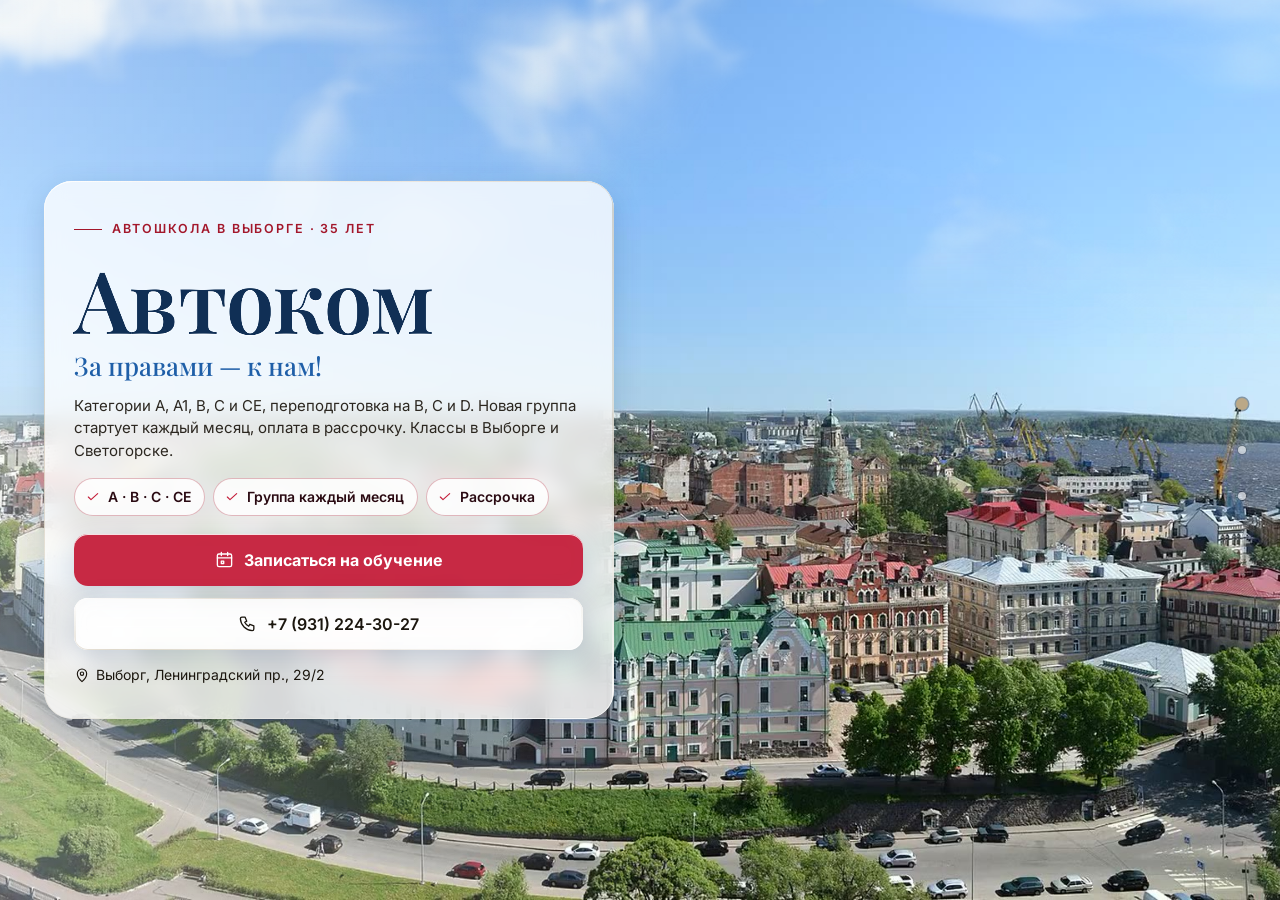
<file: index.html>
<!DOCTYPE html>
<html lang="ru" data-theme="light">
<head>
<meta charset="utf-8">
<meta name="viewport" content="width=device-width, initial-scale=1, viewport-fit=cover">
<title>Автошкола «Автоком» в Выборге — права категорий A, B, C, CE, Ленинградский пр., 29/2</title>
<meta name="description" content="Автошкола «Автоком», Выборг и Светогорск: категории A, A1, B, C, CE и переподготовка на B, C и D. Категория B — 40 500 ₽, механика или автомат. Новая группа каждый месяц, рассрочка. Телефон +7 (931) 224-30-27.">
<meta name="robots" content="noindex, nofollow, noarchive">
<meta name="geo.region" content="RU-SPE">
<meta name="geo.placename" content="Санкт-Петербург">
<meta name="geo.position" content="59.8944504;30.4585142">
<meta name="ICBM" content="59.8944504, 30.4585142">
<meta property="og:type" content="website">
<meta property="og:locale" content="ru_RU">
<meta property="og:site_name" content="Автошкола «Автоком»">
<meta property="og:title" content="Автошкола «Автоком» в Выборге — права категорий A, B, C, CE, Ленинградский пр., 29/2">
<meta property="og:description" content="Автошкола «Автоком», Выборг и Светогорск: категории A, A1, B, C, CE и переподготовка на B, C и D. Категория B — 40 500 ₽, механика или автомат. Новая группа каждый месяц, рассрочка. Телефон +7 (931) 224-30-27.">
<meta name="twitter:card" content="summary_large_image">
<meta name="twitter:title" content="Автошкола «Автоком» в Выборге — права категорий A, B, C, CE, Ленинградский пр., 29/2">
<meta name="twitter:description" content="Автошкола «Автоком», Выборг и Светогорск: категории A, A1, B, C, CE и переподготовка на B, C и D. Категория B — 40 500 ₽, механика или автомат. Новая группа каждый месяц, рассрочка. Телефон +7 (931) 224-30-27.">
<meta name="theme-color" content="#fff2f4">
<link rel="icon" href="data:image/svg+xml,%3Csvg%20xmlns%3D%22http%3A//www.w3.org/2000/svg%22%20viewBox%3D%220%200%2064%2064%22%3E%3Crect%20width%3D%2264%22%20height%3D%2264%22%20rx%3D%2214%22%20fill%3D%22%231f5fa8%22/%3E%3Ccircle%20cx%3D%2232%22%20cy%3D%2232%22%20r%3D%2217%22%20fill%3D%22none%22%20stroke%3D%22%23fff%22%20stroke-width%3D%225%22/%3E%3Ccircle%20cx%3D%2232%22%20cy%3D%2232%22%20r%3D%225%22%20fill%3D%22%23ffc54d%22/%3E%3C/svg%3E">
<script>document.documentElement.classList.add('js');try{var _i=parseInt(localStorage.getItem('nb_fs2'),10),_f=[1,1.15,1.3,1.5][_i];if(_f)document.documentElement.style.setProperty('--fs',_f)}catch(e){}</script>
<style id="hero-timing">:root{--hero-d:1.2s}</style>
<link rel="preload" as="image" href="img/hero-poster.jpg" fetchpriority="high">
<!-- шрифты лежат внутри сайта: Google Fonts у российской аудитории режется -->
<style>
@font-face{font-family:'Inter';font-style:normal;font-weight:400;font-display:swap;src:url(assets/fonts/inter-400-cyrillic-ext.woff2) format('woff2');unicode-range:U+0460-052F, U+1C80-1C8A, U+20B4, U+2DE0-2DFF, U+A640-A69F, U+FE2E-FE2F}
@font-face{font-family:'Inter';font-style:normal;font-weight:400;font-display:swap;src:url(assets/fonts/inter-400-cyrillic.woff2) format('woff2');unicode-range:U+0301, U+0400-045F, U+0490-0491, U+04B0-04B1, U+2116}
@font-face{font-family:'Inter';font-style:normal;font-weight:400;font-display:swap;src:url(assets/fonts/inter-400-latin-ext.woff2) format('woff2');unicode-range:U+0100-02BA, U+02BD-02C5, U+02C7-02CC, U+02CE-02D7, U+02DD-02FF, U+0304, U+0308, U+0329, U+1D00-1DBF, U+1E00-1E9F, U+1EF2-1EFF, U+2020, U+20A0-20AB, U+20AD-20C0, U+2113, U+2C60-2C7F, U+A720-A7FF}
@font-face{font-family:'Inter';font-style:normal;font-weight:400;font-display:swap;src:url(assets/fonts/inter-400-latin.woff2) format('woff2');unicode-range:U+0000-00FF, U+0131, U+0152-0153, U+02BB-02BC, U+02C6, U+02DA, U+02DC, U+0304, U+0308, U+0329, U+2000-206F, U+20AC, U+2122, U+2191, U+2193, U+2212, U+2215, U+FEFF, U+FFFD}
@font-face{font-family:'Inter';font-style:normal;font-weight:500;font-display:swap;src:url(assets/fonts/inter-500-cyrillic-ext.woff2) format('woff2');unicode-range:U+0460-052F, U+1C80-1C8A, U+20B4, U+2DE0-2DFF, U+A640-A69F, U+FE2E-FE2F}
@font-face{font-family:'Inter';font-style:normal;font-weight:500;font-display:swap;src:url(assets/fonts/inter-500-cyrillic.woff2) format('woff2');unicode-range:U+0301, U+0400-045F, U+0490-0491, U+04B0-04B1, U+2116}
@font-face{font-family:'Inter';font-style:normal;font-weight:500;font-display:swap;src:url(assets/fonts/inter-500-latin-ext.woff2) format('woff2');unicode-range:U+0100-02BA, U+02BD-02C5, U+02C7-02CC, U+02CE-02D7, U+02DD-02FF, U+0304, U+0308, U+0329, U+1D00-1DBF, U+1E00-1E9F, U+1EF2-1EFF, U+2020, U+20A0-20AB, U+20AD-20C0, U+2113, U+2C60-2C7F, U+A720-A7FF}
@font-face{font-family:'Inter';font-style:normal;font-weight:500;font-display:swap;src:url(assets/fonts/inter-500-latin.woff2) format('woff2');unicode-range:U+0000-00FF, U+0131, U+0152-0153, U+02BB-02BC, U+02C6, U+02DA, U+02DC, U+0304, U+0308, U+0329, U+2000-206F, U+20AC, U+2122, U+2191, U+2193, U+2212, U+2215, U+FEFF, U+FFFD}
@font-face{font-family:'Inter';font-style:normal;font-weight:600;font-display:swap;src:url(assets/fonts/inter-600-cyrillic-ext.woff2) format('woff2');unicode-range:U+0460-052F, U+1C80-1C8A, U+20B4, U+2DE0-2DFF, U+A640-A69F, U+FE2E-FE2F}
@font-face{font-family:'Inter';font-style:normal;font-weight:600;font-display:swap;src:url(assets/fonts/inter-600-cyrillic.woff2) format('woff2');unicode-range:U+0301, U+0400-045F, U+0490-0491, U+04B0-04B1, U+2116}
@font-face{font-family:'Inter';font-style:normal;font-weight:600;font-display:swap;src:url(assets/fonts/inter-600-latin-ext.woff2) format('woff2');unicode-range:U+0100-02BA, U+02BD-02C5, U+02C7-02CC, U+02CE-02D7, U+02DD-02FF, U+0304, U+0308, U+0329, U+1D00-1DBF, U+1E00-1E9F, U+1EF2-1EFF, U+2020, U+20A0-20AB, U+20AD-20C0, U+2113, U+2C60-2C7F, U+A720-A7FF}
@font-face{font-family:'Inter';font-style:normal;font-weight:600;font-display:swap;src:url(assets/fonts/inter-600-latin.woff2) format('woff2');unicode-range:U+0000-00FF, U+0131, U+0152-0153, U+02BB-02BC, U+02C6, U+02DA, U+02DC, U+0304, U+0308, U+0329, U+2000-206F, U+20AC, U+2122, U+2191, U+2193, U+2212, U+2215, U+FEFF, U+FFFD}
@font-face{font-family:'Inter';font-style:normal;font-weight:700;font-display:swap;src:url(assets/fonts/inter-700-cyrillic-ext.woff2) format('woff2');unicode-range:U+0460-052F, U+1C80-1C8A, U+20B4, U+2DE0-2DFF, U+A640-A69F, U+FE2E-FE2F}
@font-face{font-family:'Inter';font-style:normal;font-weight:700;font-display:swap;src:url(assets/fonts/inter-700-cyrillic.woff2) format('woff2');unicode-range:U+0301, U+0400-045F, U+0490-0491, U+04B0-04B1, U+2116}
@font-face{font-family:'Inter';font-style:normal;font-weight:700;font-display:swap;src:url(assets/fonts/inter-700-latin-ext.woff2) format('woff2');unicode-range:U+0100-02BA, U+02BD-02C5, U+02C7-02CC, U+02CE-02D7, U+02DD-02FF, U+0304, U+0308, U+0329, U+1D00-1DBF, U+1E00-1E9F, U+1EF2-1EFF, U+2020, U+20A0-20AB, U+20AD-20C0, U+2113, U+2C60-2C7F, U+A720-A7FF}
@font-face{font-family:'Inter';font-style:normal;font-weight:700;font-display:swap;src:url(assets/fonts/inter-700-latin.woff2) format('woff2');unicode-range:U+0000-00FF, U+0131, U+0152-0153, U+02BB-02BC, U+02C6, U+02DA, U+02DC, U+0304, U+0308, U+0329, U+2000-206F, U+20AC, U+2122, U+2191, U+2193, U+2212, U+2215, U+FEFF, U+FFFD}
@font-face{font-family:'Playfair Display';font-style:normal;font-weight:500;font-display:swap;src:url(assets/fonts/playfair-display-500-cyrillic.woff2) format('woff2');unicode-range:U+0301, U+0400-045F, U+0490-0491, U+04B0-04B1, U+2116}
@font-face{font-family:'Playfair Display';font-style:normal;font-weight:500;font-display:swap;src:url(assets/fonts/playfair-display-500-latin-ext.woff2) format('woff2');unicode-range:U+0100-02BA, U+02BD-02C5, U+02C7-02CC, U+02CE-02D7, U+02DD-02FF, U+0304, U+0308, U+0329, U+1D00-1DBF, U+1E00-1E9F, U+1EF2-1EFF, U+2020, U+20A0-20AB, U+20AD-20C0, U+2113, U+2C60-2C7F, U+A720-A7FF}
@font-face{font-family:'Playfair Display';font-style:normal;font-weight:500;font-display:swap;src:url(assets/fonts/playfair-display-500-latin.woff2) format('woff2');unicode-range:U+0000-00FF, U+0131, U+0152-0153, U+02BB-02BC, U+02C6, U+02DA, U+02DC, U+0304, U+0308, U+0329, U+2000-206F, U+20AC, U+2122, U+2191, U+2193, U+2212, U+2215, U+FEFF, U+FFFD}
@font-face{font-family:'Playfair Display';font-style:normal;font-weight:600;font-display:swap;src:url(assets/fonts/playfair-display-600-cyrillic.woff2) format('woff2');unicode-range:U+0301, U+0400-045F, U+0490-0491, U+04B0-04B1, U+2116}
@font-face{font-family:'Playfair Display';font-style:normal;font-weight:600;font-display:swap;src:url(assets/fonts/playfair-display-600-latin-ext.woff2) format('woff2');unicode-range:U+0100-02BA, U+02BD-02C5, U+02C7-02CC, U+02CE-02D7, U+02DD-02FF, U+0304, U+0308, U+0329, U+1D00-1DBF, U+1E00-1E9F, U+1EF2-1EFF, U+2020, U+20A0-20AB, U+20AD-20C0, U+2113, U+2C60-2C7F, U+A720-A7FF}
@font-face{font-family:'Playfair Display';font-style:normal;font-weight:600;font-display:swap;src:url(assets/fonts/playfair-display-600-latin.woff2) format('woff2');unicode-range:U+0000-00FF, U+0131, U+0152-0153, U+02BB-02BC, U+02C6, U+02DA, U+02DC, U+0304, U+0308, U+0329, U+2000-206F, U+20AC, U+2122, U+2191, U+2193, U+2212, U+2215, U+FEFF, U+FFFD}
/* ===== Notary site — generator stylesheet (light warm base, dark theme by toggle) ===== */
:root{
  --p100:#665230; --p90:#97825e; --p80:#bba887; --p70:#c2b9a9; --p50:#dad5ce; --p40:#e0dedb;
  --p30:#eeece9; --p20:#f1f1f0; --p10:#f8f8f8; --n100:#0e0f11; --n90:#3c404b; --n10:#fff;

  --bg:var(--p10); --bg2:var(--p20); --bg3:var(--p30); --card:var(--n10); --text:var(--n100); --muted:var(--n90);
  --line:var(--p50); --line2:var(--p40); --accent:var(--p90); --accent-d:var(--p100); --accent-l:var(--p80); --accent-soft:var(--p30);
  --on-accent:#fff; --shadow:0 1px 10px rgba(51,51,51,.10); --shadow-lg:0 12px 40px rgba(30,24,10,.14);
  --hero-ov1:rgba(14,15,17,.72); --hero-ov2:rgba(14,15,17,.30); --sec-ov:rgba(248,248,248,.72);
  --ok:#2e8b57; --bad:#b4453b;
  /* те же цвета составляющими: rgba() понимают все браузеры, color-mix() — нет */
  --bg-rgb:248,248,248; --card-rgb:255,255,255; --accent-rgb:151,130,94; --ok-rgb:46,139,87;

  --zc:var(--fs); --fs:1; --vwu:calc(1vw / var(--fs)); --vhu:calc(1vh / var(--fs));   /* масштаб текста (А−/А+) и «честные» vw/vh под ним */
  --hdr-h:68px; --bar-h:70px; --vh:calc(100*var(--vhu)); --gap:24px; --radius:14px; --radius-s:10px;
  --font:"Inter",Tahoma,Arial,sans-serif; --serif:"Playfair Display",Georgia,"Times New Roman",serif;
  --ease:cubic-bezier(.65,.05,.36,1); --speed:520ms;
}
html[data-theme="dark"]{
  --bg:#17150f; --bg2:#1d1a13; --bg3:#252117; --card:#221e15; --text:#f1ebdf; --muted:#b9ae98;
  --line:#3a3325; --line2:#2f2a1e; --accent:#c9b17f; --accent-d:#e0cf9f; --accent-l:#8d7b58; --accent-soft:#2a251a;
  --on-accent:#17150f; --shadow:0 1px 12px rgba(0,0,0,.45); --shadow-lg:0 14px 40px rgba(0,0,0,.55);
  --hero-ov1:rgba(10,9,6,.80); --hero-ov2:rgba(10,9,6,.40); --sec-ov:rgba(16,15,12,.76);
  --bg-rgb:23,21,15; --card-rgb:34,30,21; --accent-rgb:201,177,127;
}

*,*::before,*::after{box-sizing:border-box}
/* А−/А+: весь сайт — шапка, плашки, меню, формы, окна — растёт пропорционально, как при увеличении масштаба в браузере */
html{-webkit-text-size-adjust:100%;scroll-behavior:auto;zoom:var(--fs,1)}
html,body{height:100%;margin:0;overflow:hidden;background:var(--bg);color:var(--text);
  font-family:var(--font);font-size:16px;line-height:1.55;-webkit-font-smoothing:antialiased}
body{overscroll-behavior:none;position:relative}
a{color:inherit;text-decoration:none}
img{display:block;max-width:100%}
button{font:inherit;color:inherit;background:none;border:0;padding:0;cursor:pointer}
input,select,textarea{font:inherit;color:inherit}
h1,h2,h3,h4,p{margin:0}
ul{margin:0;padding:0;list-style:none}
svg{display:block}
.ico{width:22px;height:22px;stroke:currentColor;fill:none;stroke-width:1.7;stroke-linecap:round;stroke-linejoin:round;flex:none}
.vh{position:absolute!important;width:1px;height:1px;overflow:hidden;clip:rect(0 0 0 0);white-space:nowrap}

/* ---------- typography helpers ---------- */
.kicker{display:inline-flex;align-items:center;gap:10px;font-size:13px;font-weight:600;letter-spacing:.14em;text-transform:uppercase;color:var(--accent)}
.kicker::before{content:"";width:28px;height:1px;background:var(--accent)}
.h2{font-size:clamp(26px,calc(3.2*var(--vwu,1vw)),40px);font-weight:600;letter-spacing:-.02em;line-height:1.12;margin-top:10px}
.lead{color:var(--muted);font-size:17px;max-width:640px;margin-top:12px}
.sec-head{margin-bottom:28px}
#contacts .sec-head{margin-bottom:18px}

/* ---------- buttons ---------- */
.btn{display:inline-flex;align-items:center;justify-content:center;gap:10px;min-height:48px;padding:0 22px;border-radius:999px;
  font-weight:600;font-size:15px;line-height:1;border:1.5px solid transparent;transition:background .25s,color .25s,border-color .25s,transform .2s,box-shadow .25s;white-space:nowrap}
.btn:active{transform:translateY(1px)}
.btn-primary{background:var(--accent-d);color:var(--on-accent);border-color:var(--accent-d)}
.btn-primary:hover{background:var(--accent);border-color:var(--accent);color:#fff}
html[data-theme="dark"] .btn-primary:hover{color:#17150f}
.btn-ghost{border-color:var(--line);color:var(--text);background:var(--card)}
.btn-ghost:hover{border-color:var(--accent);color:var(--accent-d)}
.btn-light{background:rgba(255,255,255,.14);color:#fff;border-color:rgba(255,255,255,.55);backdrop-filter:blur(6px)}
.btn-light:hover{background:#fff;color:var(--n100)}
.btn-white{background:#fff;color:var(--n100);border-color:#fff}
.btn-white:hover{background:var(--p30);border-color:var(--p30)}
.btn .ico{width:18px;height:18px}
.btn-sm{min-height:44px;padding:0 16px;font-size:14px}

/* ---------- header ---------- */
.hdr{position:fixed;top:0;left:0;right:0;height:var(--hdr-h);z-index:200;display:flex;align-items:center;
  zoom:calc(1 / var(--zc,1)); --vwu:1vw; --vhu:1vh;   /* А−/А+ шапку не трогают: она всегда как при 100 % (страница в zoom, шапка — встречный zoom) */
  background:rgba(var(--bg-rgb),.88);backdrop-filter:blur(12px);-webkit-backdrop-filter:blur(12px);
  border-bottom:1px solid var(--line2);transition:background .3s}
.hdr-in{width:100%;max-width:1280px;margin:0 auto;padding:0 28px;display:flex;align-items:center;gap:24px}
.brand{display:flex;align-items:center;gap:12px;min-width:0;min-height:44px}
.mono-img{object-fit:contain;background:#fff;padding:2px;box-sizing:border-box}
.mono{width:42px;height:42px;border-radius:12px;background:var(--accent-d);color:var(--on-accent);display:grid;place-items:center;
  font-family:var(--serif);font-size:20px;font-weight:600;flex:none;letter-spacing:.02em}
.brand-t{display:flex;flex-direction:column;line-height:1.15;min-width:0}
.brand-n{font-weight:600;font-size:15px;white-space:nowrap;overflow:hidden;text-overflow:ellipsis}
.brand-s{font-size:13px;color:var(--muted);white-space:nowrap;overflow:hidden;text-overflow:ellipsis}
.nav{display:flex;align-items:center;gap:4px;margin-left:auto}
.nav > li{position:relative}
.nav-a{display:inline-flex;align-items:center;gap:6px;min-height:44px;padding:10px 12px;border-radius:8px;font-size:14px;font-weight:500;color:var(--text);opacity:.8;transition:opacity .2s,background .2s}
.nav-a:hover,.nav-a.cur,.nav > li.open > .nav-a{opacity:1;background:var(--bg3)}
.nav-a .chev{width:14px;height:14px;transition:transform .25s}
.nav > li.open > .nav-a .chev{transform:rotate(180deg)}
.hdr-tools{display:flex;align-items:center;gap:6px;margin-left:8px}
.tool{width:44px;height:44px;border-radius:10px;display:grid;place-items:center;color:var(--text);opacity:.8;transition:background .2s,opacity .2s}
.tool:hover{background:var(--bg3);opacity:1}
.tool .ico{width:20px;height:20px}
.tool-lang{width:auto;padding:0 10px;gap:6px;font-size:13px;font-weight:600;letter-spacing:.04em;display:flex;align-items:center}
.lang-wrap{position:relative}
.lang-dd{position:absolute;right:0;top:calc(100% + 8px);background:var(--card);border:1px solid var(--line);border-radius:12px;box-shadow:var(--shadow-lg);
  padding:6px;min-width:190px;display:none;z-index:210}
.lang-wrap.open .lang-dd{display:block}
.lang-dd button,.lang-dd a{display:flex;width:100%;align-items:center;gap:10px;min-height:44px;padding:9px 12px;border-radius:8px;font-size:14px;text-align:left}
.lang-dd button:hover,.lang-dd a:hover{background:var(--bg3)}
.lang-dd button.cur,.lang-dd a.cur{color:var(--accent-d);font-weight:600}
.lang-dd b{font-size:13px;letter-spacing:.08em;width:26px;color:var(--muted)}
.hdr-book{margin-left:4px}
.burger{display:none}
.moon,.sun{display:none}
html[data-theme="dark"] .sun{display:block}
html:not([data-theme="dark"]) .moon{display:block}

/* mega menu */
.mega{position:absolute;left:50%;top:calc(100% + 10px);transform:translateX(-50%);width:min(980px,calc(calc(100*var(--vwu,1vw)) - 40px));
  background:var(--card);border:1px solid var(--line);border-radius:16px;box-shadow:var(--shadow-lg);padding:20px;display:none;z-index:210}
.nav > li.open > .mega{display:block}
.mega-head{display:flex;justify-content:space-between;align-items:baseline;gap:16px;padding:0 6px 14px;border-bottom:1px solid var(--line2);margin-bottom:12px}
.mega-head b{font-size:14px}
.mega-head span{font-size:13px;color:var(--muted)}
.mega-grid{display:grid;grid-template-columns:repeat(2,1fr);gap:4px}
.mega-it{display:flex;gap:12px;align-items:flex-start;padding:10px 12px;border-radius:10px;text-align:left;width:100%;transition:background .2s}
.mega-it:hover{background:var(--bg3)}
.mega-it .cic{width:38px;height:38px;border-radius:10px;background:var(--accent-soft);color:var(--accent-d);display:grid;place-items:center;flex:none}
.mega-it .cic .ico{width:20px;height:20px}
.mega-it b{display:block;font-size:14px;font-weight:600}
.mega-it small{display:block;font-size:13px;color:var(--muted);line-height:1.35;margin-top:2px}
.mega-it em{font-style:normal;font-size:13px;color:var(--accent);margin-top:3px;display:block}

/* mobile menu */
.mmenu{position:fixed;top:calc(var(--hdr-h) / var(--zc,1));left:0;right:0;bottom:var(--bar-h);z-index:190;background:var(--bg);overflow-y:auto;padding:14px 18px 30px;display:none}
.mmenu.open{display:block}
.mmenu a,.mmenu .macc > button{display:flex;align-items:center;justify-content:space-between;width:100%;padding:14px 6px;border-bottom:1px solid var(--line2);font-size:17px;font-weight:500;text-align:left}
.mmenu .macc > button .chev{width:18px;height:18px;transition:transform .25s}
.mmenu .macc.open > button .chev{transform:rotate(180deg)}
.mmenu .macc-list{display:none;padding:4px 0 8px}
.mmenu .macc.open .macc-list{display:block}
.mmenu .macc-list button{display:flex;align-items:center;gap:12px;width:100%;padding:11px 8px;border-radius:10px;text-align:left;font-size:15px}
.mmenu .macc-list button:hover{background:var(--bg3)}
.mmenu .macc-list .cic{width:32px;height:32px;border-radius:8px;background:var(--accent-soft);color:var(--accent-d);display:grid;place-items:center;flex:none}
.mmenu .macc-list .cic .ico{width:17px;height:17px}
.mmenu-foot{display:flex;flex-wrap:wrap;gap:8px;margin-top:18px}
.mmenu-foot .btn{flex:1}

/* ---------- full-page scroller ---------- */
.fp{position:relative;width:100%;height:var(--vh);overflow:hidden}
.fp-track{will-change:transform;transition:transform var(--speed) var(--ease)}
.fp-track.no-anim{transition:none}
.sec{position:relative;height:var(--vh);width:100%;overflow:hidden}
.sec-scroll{height:100%;overflow-y:auto;overflow-x:hidden;display:flex;flex-direction:column;
  padding:calc(var(--hdr-h) / var(--zc,1) + 20px) 28px calc(var(--bar-h) + 96px);-webkit-overflow-scrolling:touch;scrollbar-width:thin;scrollbar-color:var(--line) transparent}
.wrap{margin:auto;width:100%;max-width:1180px}
.sec-alt{background:var(--bg2)}

/* reveal animation */
.rv{opacity:0;transform:translateY(18px);transition:opacity .7s ease,transform .7s ease;transition-delay:calc(var(--i,0) * 90ms)}
.sec.active .rv{opacity:1;transform:none}

/* side dots */
.dots{position:fixed;right:16px;top:50%;transform:translateY(-50%);z-index:150;display:flex;flex-direction:column;gap:2px}
.dots button{position:relative;width:44px;height:44px;display:grid;place-items:center}
.dots button::after{content:"";width:8px;height:8px;border-radius:50%;background:var(--muted);opacity:.45;transition:transform .25s,opacity .25s,background .25s}
.dots button:hover::after{opacity:.9}
.dots button.cur::after{background:var(--accent);opacity:1;transform:scale(1.5)}
.dots button span{position:absolute;right:32px;top:50%;transform:translateY(-50%) translateX(6px);background:var(--n100);color:#fff;font-size:13px;
  padding:5px 10px;border-radius:6px;white-space:nowrap;opacity:0;pointer-events:none;transition:opacity .2s,transform .2s}
.dots button:hover span{opacity:1;transform:translateY(-50%)}
.sec-hero ~ .dots{color:#fff}
body[data-sec="0"] .dots button::after{background:#fff}
body[data-sec="0"] .dots button.cur::after{background:var(--p80)}

.sec:not(.sec-hero) .sec-scroll{position:relative;z-index:1}

.status{display:inline-flex;align-items:center;gap:8px;padding:8px 14px 8px 10px;border-radius:999px;background:rgba(255,255,255,.12);border:1px solid rgba(255,255,255,.28);font-size:13px;backdrop-filter:blur(6px)}
.status i{width:9px;height:9px;border-radius:50%;background:#7bd389;box-shadow:0 0 0 3px rgba(123,211,137,.28)}
.status.closed i{background:#f08a7e;box-shadow:0 0 0 3px rgba(240,138,126,.28)}
.status.soon i{background:#f0c674;box-shadow:0 0 0 3px rgba(240,198,116,.28)}
.status span{opacity:.85}
.addr-link{display:inline-flex;align-items:center;gap:6px;border-bottom:1px solid currentColor;padding:13px 0 14px;margin:-13px 0 -14px;transition:color .2s}
.addr-link:hover{color:var(--accent)}
.addr-link .ico{width:16px;height:16px}

/* ---------- services ---------- */
.svc-grid{display:grid;grid-template-columns:repeat(5,1fr);gap:14px}
.svc{display:flex;flex-direction:column;align-items:flex-start;gap:10px;padding:18px 16px 16px;border-radius:var(--radius);background:var(--card);border:1px solid var(--line2);
  text-align:left;min-height:170px;transition:transform .25s,box-shadow .25s,border-color .25s;position:relative}
.svc:hover{transform:translateY(-3px);box-shadow:var(--shadow-lg);border-color:var(--accent-l)}
.svc .cic{width:44px;height:44px;border-radius:12px;background:var(--accent-soft);color:var(--accent-d);display:grid;place-items:center}
.svc b{font-size:15px;font-weight:600;line-height:1.3}
.svc small{font-size:13px;color:var(--muted);line-height:1.35}
.svc em{font-style:normal;font-size:13px;color:var(--accent);margin-top:auto;padding-top:6px;display:inline-flex;align-items:center;gap:4px}
.svc em .ico{width:12px;height:12px}

/* ---------- about ---------- */
.about{display:grid;grid-template-columns:1.15fr .85fr;gap:48px;align-items:start}
.about-txt p{color:var(--muted);margin-top:14px;font-size:16px}
.about-txt p:first-of-type{color:var(--text)}
.quote{margin-top:22px;padding:16px 20px;border-left:3px solid var(--accent);background:var(--card);border-radius:0 12px 12px 0;font-family:var(--serif);font-size:18px;line-height:1.45;color:var(--text)}
.creds{display:grid;gap:10px}
.cred{display:flex;gap:14px;align-items:center;padding:14px 16px;border-radius:12px;background:var(--card);border:1px solid var(--line2)}
.cred .cic{width:40px;height:40px;border-radius:10px;background:var(--accent-soft);color:var(--accent-d);display:grid;place-items:center;flex:none}
.cred .cic .ico{width:20px;height:20px}
.cred small{display:block;font-size:13px;color:var(--muted);text-transform:uppercase;letter-spacing:.06em}
.cred b{display:block;font-size:15px;font-weight:600;line-height:1.3}
.chips{display:flex;flex-wrap:wrap;gap:8px;margin-top:16px}
.chips li{padding:8px 14px;border-radius:999px;border:1px solid var(--accent-l);color:var(--accent-d);font-size:13.5px;font-weight:500;background:var(--card)}
.strong-lbl{margin-top:22px;font-size:13px;text-transform:uppercase;letter-spacing:.1em;color:var(--muted)}

/* ---------- how ---------- */
.steps{display:grid;grid-template-columns:repeat(5,1fr);gap:16px;position:relative;margin-top:14px}
.steps::before{content:"";position:absolute;left:8%;right:8%;top:30px;height:1px;background:var(--line)}
.step{position:relative;padding:0 8px}
.step-n{width:60px;height:60px;border-radius:50%;background:var(--card);border:1.5px solid var(--accent-l);color:var(--accent-d);display:grid;place-items:center;
  font-family:var(--serif);font-size:24px;font-weight:600;position:relative;z-index:1;transition:background .4s,color .4s}
.sec.active .step-n{animation:pop .6s var(--ease) both;animation-delay:calc(var(--i) * 140ms + 150ms)}
@keyframes pop{0%{transform:scale(.6);opacity:0}60%{transform:scale(1.08);opacity:1}100%{transform:scale(1)}}
.step b{display:block;margin-top:16px;font-size:17px;font-weight:600}
.step p{color:var(--muted);font-size:14.5px;margin-top:6px}

/* ---------- reviews ---------- */
.reviews{display:grid;grid-template-columns:300px 1fr;gap:28px;align-items:start}
.rsum{background:var(--card);border:1px solid var(--line2);border-radius:var(--radius);padding:26px 24px;text-align:center}
.rsum .big{font-family:var(--serif);font-size:64px;line-height:1;font-weight:500;color:var(--accent-d)}
.stars{display:inline-flex;gap:3px;--fill:100%}
.stars svg{width:20px;height:20px}
.stars .st{fill:var(--line);stroke:none}
.stars .st.on{fill:#e7b73b}
.stars .st.half{fill:url(#halfgrad)}
.rsum .stars{margin-top:8px}
.rsum p{color:var(--muted);font-size:13.5px;margin-top:10px;line-height:1.4}
.rsum .btn{margin-top:16px;width:100%}
.rsum .gis{display:block;margin:10px 0 -14px;padding:14px 0;font-size:13px;color:var(--accent-d);text-decoration:underline;text-underline-offset:3px}
.rgrid{display:grid;grid-template-columns:repeat(2,1fr);gap:14px}
.rev{background:var(--card);border:1px solid var(--line2);border-radius:var(--radius);padding:20px;display:flex;flex-direction:column;gap:10px}
.rev .stars svg{width:15px;height:15px}
.rev p{font-size:14.5px;line-height:1.5;flex:1}
.rev p::before{content:"“";font-family:var(--serif);color:var(--accent);font-size:22px;line-height:0;margin-right:4px;vertical-align:-6px}
.rev-meta{display:flex;flex-wrap:wrap;justify-content:space-between;gap:4px 10px;align-items:baseline;font-size:13px;color:var(--muted)}
.rev-meta b{color:var(--text);font-weight:600}
.rev-src{display:inline-flex;align-items:center;gap:5px;white-space:nowrap;margin-left:auto}
.rev-src i{width:6px;height:6px;border-radius:50%;background:var(--accent)}
.rev-sample{color:var(--muted);font-style:italic;opacity:.85}
.rev-real{color:var(--accent-d);font-weight:600}
.rev-real i{background:var(--ok)}
.rev-is-real{border-color:var(--accent-l)}
.demo-note{margin-top:14px;max-width:760px;font-size:13.5px;line-height:1.45;color:var(--muted);background:var(--accent-soft);
  border-left:3px solid var(--accent);border-radius:0 8px 8px 0;padding:8px 12px}
.rnote{margin-top:14px;font-size:13px;color:var(--muted)}

/* ---------- faq ---------- */
.faq{display:grid;grid-template-columns:1fr 1fr;gap:0 32px;align-items:start}
.faq-col{display:flex;flex-direction:column}
.fq{border-bottom:1px solid var(--line)}
.fq > button{display:flex;width:100%;align-items:center;justify-content:space-between;gap:16px;min-height:44px;padding:16px 4px;text-align:left;font-weight:600;font-size:15.5px;line-height:1.35}
.fq > button .pl{width:26px;height:26px;border-radius:50%;border:1px solid var(--line);display:grid;place-items:center;flex:none;color:var(--accent-d);transition:transform .3s,background .3s}
.fq > button .pl .ico{width:14px;height:14px}
.fq.open > button .pl{transform:rotate(45deg);background:var(--accent-soft)}
.fq-a{display:grid;grid-template-rows:0fr;transition:grid-template-rows .35s var(--ease)}
.fq.open .fq-a{grid-template-rows:1fr}
.fq-a > div{overflow:hidden}
.fq-a p{color:var(--muted);font-size:14.5px;padding:0 4px 16px;line-height:1.55}
.fq-a .faq-note{font-size:13px;color:var(--accent-d);padding-bottom:6px}
.fq-a .faq-note:empty{display:none}

/* ---------- contacts ---------- */
.contacts{display:grid;grid-template-columns:1fr 1.05fr 1fr;gap:18px;align-items:stretch}
.contacts .cbox{padding:16px 18px}
.cbox{background:var(--card);border:1px solid var(--line2);border-radius:var(--radius);padding:20px}
.cl{display:grid;gap:12px}
.cl li{display:flex;gap:12px;align-items:flex-start}
.cl .cic{width:36px;height:36px;border-radius:10px;background:var(--accent-soft);color:var(--accent-d);display:grid;place-items:center;flex:none}
.cl .cic .ico{width:18px;height:18px}
.cl small{display:block;font-size:13px;color:var(--muted);text-transform:uppercase;letter-spacing:.06em}
.cl b{display:block;font-weight:500;font-size:15px;line-height:1.4}
.cl a.tel,.cl a.mail{display:block;padding:14px 0;margin:-14px 0}
.cl a.tel:hover,.cl a.mail:hover{color:var(--accent-d)}
.hours-link{display:inline-block;font-size:13px;color:var(--accent-d);text-decoration:underline;text-underline-offset:3px;padding:14px 0;margin:-14px 0}
.cl .msgs{display:flex;gap:8px;margin-top:4px;flex-wrap:wrap}
.cl .msgs a{display:inline-flex;align-items:center;gap:6px;padding:6px 10px;border-radius:8px;border:1px solid var(--line);font-size:13px;min-height:44px}
.cl .msgs a .ico{width:16px;height:16px}
.mapbox{display:flex;flex-direction:column;gap:12px;padding:12px}
.map{flex:1;min-height:280px;border-radius:10px;overflow:hidden;border:1px solid var(--line);background:var(--bg3);position:relative}
.map iframe{width:100%;height:100%;border:0;position:absolute;inset:0}
.map-actions{display:flex;gap:8px;flex-wrap:wrap}
.map-actions .btn{flex:1;min-height:44px;font-size:14px;padding:0 12px}

/* form */
.form h3{font-size:19px;font-weight:600}
.form .fdesc{color:var(--muted);font-size:13.5px;margin-top:6px}
.fg{display:grid;gap:8px;margin-top:12px}
.f2{display:grid;grid-template-columns:1fr 1fr;gap:10px}
.fld{display:flex;flex-direction:column;gap:4px}
.fld label{font-size:13px;color:var(--muted);font-weight:500}
.fld input,.fld select,.fld textarea{width:100%;background:var(--bg);border:1px solid var(--line);border-radius:10px;padding:8px 12px;font-size:14px;transition:border-color .2s,box-shadow .2s;min-height:44px}
.fld textarea{min-height:48px;resize:vertical}
.fld input:focus,.fld select:focus,.fld textarea:focus{outline:0;border-color:var(--accent);box-shadow:0 0 0 3px rgba(var(--accent-rgb),.22)}
.fld.err input,.fld.err select{border-color:var(--bad)}
.ferr{font-size:13px;color:var(--bad);display:none}
.fld.err .ferr{display:block}
.fnote{font-size:13px;color:var(--muted);margin-top:8px;line-height:1.4}
.fok{display:none;margin-top:10px;padding:10px 12px;border-radius:10px;background:rgba(var(--ok-rgb),.12);color:var(--ok);font-size:13.5px}
.fok.show{display:block}

.foot{margin-top:18px;padding-top:12px;padding-left:250px;flex-wrap:nowrap;align-items:flex-start;border-top:1px solid var(--line2);display:flex;justify-content:space-between;gap:16px;flex-wrap:wrap;font-size:13px;color:var(--muted)}
.foot p{max-width:none}
.foot .fl{white-space:nowrap;flex:none}
.foot .fl a{margin-left:14px;padding:14px 0;margin-top:-14px;margin-bottom:-14px;display:inline-block;min-width:44px;text-align:center;text-decoration:underline;text-underline-offset:3px}

/* ---------- bottom bar ---------- */
.bar{position:fixed;inset:auto 0 0;z-index:300;background:var(--card);box-shadow:0 -1px 10px rgba(51,51,51,.1);border-top:1px solid var(--line2);
  padding:6px 0;padding-bottom:calc(6px + env(safe-area-inset-bottom,0px))}
.bar-in{display:flex;justify-content:space-around;align-items:center;max-width:1080px;margin:0 auto}
.bi{display:flex;flex-direction:column;align-items:center;gap:5px;padding:8px 24px;border-radius:10px;font-size:13.5px;line-height:1;color:var(--text);opacity:.65;
  transition:opacity .3s,background .3s,color .3s;flex:1;max-width:190px;min-width:0}
.bi span{white-space:nowrap;max-width:100%;overflow:hidden;text-overflow:ellipsis}
.bi .ico{width:24px;height:24px}
.bi:hover{opacity:1;background:var(--bg3)}
.bi.cur{opacity:1;color:var(--accent-d)}


/* ---------- modals ---------- */
.modal{position:fixed;inset:0;z-index:400;background:rgba(14,15,17,.62);display:none;align-items:center;justify-content:center;padding:20px}
.modal.open{display:flex}
.mbox{background:var(--card);color:var(--text);border-radius:18px;width:100%;max-width:560px;max-height:min(calc(86*var(--vhu,1vh)),860px);overflow:auto;padding:26px 26px 22px;position:relative;box-shadow:var(--shadow-lg);
  animation:mup .3s var(--ease)}
@keyframes mup{from{opacity:0;transform:translateY(16px) scale(.98)}to{opacity:1;transform:none}}
.mbox-lg{max-width:760px}
.mclose{position:absolute;top:12px;right:12px;width:44px;height:44px;border-radius:50%;display:grid;place-items:center;color:var(--muted)}
.mclose:hover{background:var(--bg3);color:var(--text)}
.mbox h3{font-size:22px;font-weight:600;padding-right:36px}
.mbox .msub{color:var(--muted);font-size:14px;margin-top:4px}
.hours-t{width:100%;border-collapse:collapse;margin-top:16px;font-size:15px}
.hours-t td{padding:9px 6px;border-bottom:1px solid var(--line2)}
.hours-t td:last-child{text-align:right;font-weight:500;white-space:nowrap}
.hours-t tr.today td{color:var(--accent-d);font-weight:600}
.hours-t tr.today td:first-child::after{content:" · " attr(data-today);font-weight:400;font-size:13px;color:var(--muted)}
.hours-t tr.off td:last-child{color:var(--muted);font-weight:400}
.mnote{margin-top:14px;padding:12px 14px;border-radius:10px;background:var(--bg2);font-size:13.5px;color:var(--muted)}
.mnote b{display:block;color:var(--text);margin-bottom:3px;font-size:13px}
.mcontacts{display:flex;flex-wrap:wrap;gap:8px;margin-top:14px}
.mcontacts a{display:inline-flex;align-items:center;gap:7px;min-height:44px;padding:9px 13px;border-radius:10px;border:1px solid var(--line);font-size:13.5px}
.mcontacts a .ico{width:16px;height:16px}
.mcontacts a:hover{border-color:var(--accent)}
/* способы записи: позвонить, написать на почту, заказать обратный звонок */
.bk-opts{display:grid;gap:10px;margin-top:14px}
.bk-opt{display:flex;align-items:center;gap:14px;min-height:60px;padding:10px 16px;border-radius:14px;border:1px solid var(--line);background:var(--bg3);color:var(--text);font-size:16px;font-weight:600;text-align:left;text-decoration:none;transition:border-color .2s,background .2s}
.bk-opt:hover{border-color:var(--accent);background:var(--accent-soft)}
.bk-opt .ico{width:24px;height:24px;color:var(--accent-d);flex:none}
.bk-opt small{display:block;font-weight:400;font-size:13px;color:var(--muted);margin-top:1px}
.mbox-book{max-width:440px}
/* оплата значками, подпись у общего телефона */
.pay-pills{display:flex;flex-wrap:wrap;gap:6px;margin-top:5px}
.pay-pill{display:inline-flex;align-items:center;gap:6px;padding:4px 11px 4px 9px;border-radius:999px;border:1px solid var(--line);background:var(--bg3);font-size:13px;font-weight:600;line-height:1.3;white-space:nowrap}
.pay-pill .ico{width:15px;height:15px;color:var(--accent-d)}
.pay-pill.pay-logo{background:#fff;border-color:rgba(0,0,0,.12);padding:3px 11px;min-height:28px}
.pay-pill.pay-logo img{display:block;height:17px;width:auto}
.pay-pill.pay-logo img[src$="sbp.svg"]{height:20px}

.brand-t{display:flex;flex-direction:column;justify-content:center;gap:2px;line-height:1.1;min-width:0}
.brand-s{display:block;font-size:10.5px;font-weight:600;letter-spacing:.16em;text-transform:uppercase;color:var(--muted);white-space:nowrap;overflow:visible;text-overflow:clip}
.brand-n{font-size:16px;font-weight:600;white-space:nowrap;overflow:visible;text-overflow:clip}
.nav-a{white-space:nowrap}
#navServices{position:static}
.mega{max-height:calc(calc(100*var(--vhu,1vh)) - var(--hdr-h) - 24px);overflow-y:auto;top:calc(100% + 6px);width:min(980px,calc(calc(100*var(--vwu,1vw)) - 32px))}
@media screen and (max-width:760px){.mega-grid{grid-template-columns:1fr}}
@media screen and (max-width:479px){.brand-t{display:flex}.brand-s{font-size:9px;letter-spacing:.14em}.brand-n{font-size:12.5px;white-space:normal;line-height:1.12}}
.bk-inline{grid-template-columns:repeat(3,1fr);gap:8px}
.bk-inline .bk-opt{flex-direction:column;justify-content:center;gap:5px;min-height:76px;padding:9px 6px;font-size:13.5px;text-align:center;line-height:1.2}
.bk-inline .bk-opt .ico{width:22px;height:22px}
.bk-inline .bk-opt small{display:none}
/* services modal */
.svc-list{margin-top:16px;display:grid;grid-template-columns:1fr 1fr;gap:6px}
.svc-list button{display:flex;gap:10px;align-items:center;width:100%;min-height:44px;text-align:left;padding:10px 12px;border-radius:10px;font-size:14px;line-height:1.35;border:1px solid var(--line2);background:var(--bg)}
.svc-list button:hover{border-color:var(--accent);background:var(--accent-soft)}
.svc-list button .ico{width:16px;height:16px;color:var(--accent);margin-top:2px}
.mhint{font-size:13px;color:var(--muted);margin-top:12px}
.mhead{display:flex;gap:14px;align-items:center;padding-right:36px}
.mhead .cic{width:48px;height:48px;border-radius:12px;background:var(--accent-soft);color:var(--accent-d);display:grid;place-items:center;flex:none}

/* ---------- responsive ---------- */
@media (max-width:1200px){
  .svc-grid{grid-template-columns:repeat(5,1fr)}
  .svc{min-height:160px;padding:14px}
  .svc small{display:none}
}
@media screen and (max-width:991px){
  :root{--hdr-h:62px}
  .nav,.hdr-book{display:none}
  .burger{display:grid}
  .hdr-in{padding:0 18px;gap:12px}
}
@media (max-width:991px){
  :root{--bar-h:64px}
  .sec-scroll{padding:calc(var(--hdr-h) / var(--zc,1) + 16px) 22px calc(var(--bar-h) + 96px)}
  .dots{right:8px;gap:8px}
  .dots button span{display:none}
  .svc-grid{grid-template-columns:repeat(3,1fr);gap:10px}
  .svc{min-height:0}
  .about{grid-template-columns:1fr;gap:22px}
  .steps{grid-template-columns:repeat(5,1fr);gap:10px}
  .step-n{width:48px;height:48px;font-size:20px}
  .step b{font-size:15px}.step p{font-size:13px}
  .reviews{grid-template-columns:1fr;gap:16px}
  .rsum{display:flex;align-items:center;gap:18px;text-align:left;padding:16px 18px}
  .rsum .big{font-size:44px}.rsum .stars{margin:0}.rsum p{margin:0;flex:1}.rsum .btn{margin:0;width:auto}.rsum .gis{display:none}
  .faq{grid-template-columns:1fr;gap:0}
  .contacts{grid-template-columns:1fr 1fr}
  .foot{padding-left:0}
  .contacts .form{grid-column:1 / -1}
  .map{min-height:240px}
  .bi{padding:10px 12px;font-size:13px}
}
@media (max-width:767px){
  :root{--bar-h:62px}
  .h2{font-size:26px}
  .lead{font-size:15px}
  .sec-head{margin-bottom:18px}
  .sec-scroll{padding-left:16px;padding-right:16px}
  .svc-grid{grid-template-columns:repeat(2,1fr);gap:10px}
  .svc{padding:12px;gap:8px}
  .svc .cic{width:36px;height:36px}
  .svc b{font-size:13.5px}
  .svc em{display:none}
  .steps{grid-template-columns:1fr;gap:12px}
  .steps::before{left:24px;right:auto;top:10px;bottom:10px;height:auto;width:1px}
  .step{display:grid;grid-template-columns:48px 1fr;gap:14px;align-items:start;padding:0}
  .step-n{grid-row:1 / span 2}
  .step b{margin-top:10px;grid-column:2}
  .step p{grid-column:2;margin-top:2px}
  .rgrid{display:flex;overflow-x:auto;gap:12px;scroll-snap-type:x mandatory;padding-bottom:8px;margin:0 -16px;padding-left:16px;padding-right:16px;scrollbar-width:none}
  .rgrid::-webkit-scrollbar{display:none}
  .rev{flex:0 0 82%;scroll-snap-align:start}
  .rsum{flex-wrap:wrap;gap:12px}
  .rsum p{flex-basis:100%}
  .contacts{grid-template-columns:1fr;gap:14px}
  .contacts .form{grid-column:auto}
  .cbox{padding:16px}
  .map{min-height:220px}
  .f2{grid-template-columns:1fr}
  .foot{flex-direction:column;gap:8px;padding-left:0}
  .bi{padding:8px 4px;font-size:13px;gap:4px}
  .bi .ico{width:22px;height:22px}
  .sec-scroll{padding-bottom:calc(var(--bar-h) + 66px)}
  .mmenu{padding-bottom:80px}
  .demo-note{font-size:13px;padding:7px 10px}
  .mbox{padding:22px 18px 18px;border-radius:16px}
  .svc-list{grid-template-columns:1fr}
  .dots{right:6px;gap:0}
  .dots button{width:44px;height:44px}
  .dots button::after{width:6px;height:6px}
}
@media screen and (max-width:479px){
  :root{--hdr-h:58px}
  .mono{width:36px;height:36px;font-size:17px;border-radius:10px}
  .brand-n{font-size:14px}
  /* тапы в шапке доведены до 44px (см. .tool ниже) — на самой узкой ширине
     текстовому названию рядом с логотипом уже не хватает места без обрезки,
     поэтому в шапке оставляем только логотип-ссылку */
  .tool{width:44px;height:44px}
  .tool-lang{padding:0 8px;width:auto}
  .tool-lang .ico{display:none}
}
@media (max-width:479px){
  :root{--bar-h:60px}
  .svc{padding:11px 10px}
  .svc b{font-size:13px}
  .bi{padding:6px 2px;font-size:13px;gap:4px;width:100%;max-width:none;letter-spacing:-.01em}
  .bi .ico{width:20px;height:20px}
  .bar{padding:5px 0}
  .cl b{font-size:14px}
}
@media (max-height:640px) and (min-width:768px){
  .svc{min-height:0}
}
@media (prefers-reduced-motion:reduce){
  .fp-track{transition-duration:0s}
  .rv{transition:none;opacity:1;transform:none}
}


/* пометка «демонстрационный проект» в подвале */
.foot-demo{margin-top:.5em;font-size:13px;line-height:1.45;opacity:.62}
.foot-demo a{padding:14px 0;margin:-14px 0;display:inline-block;min-width:44px;text-decoration:underline}

/* --- материалы конторы (перенесённый контент клиента) --- */
.info-links{display:flex;flex-wrap:wrap;gap:10px;justify-content:center;margin-top:26px}
.info-links .ilink{display:inline-flex;align-items:center;gap:8px;min-height:44px;padding:9px 16px;border-radius:999px;border:1px solid var(--line);background:var(--card);color:var(--text);font:inherit;font-size:14px;cursor:pointer;transition:background .2s,border-color .2s}
.info-links .ilink:hover{border-color:var(--accent-d);background:var(--bg-alt)}
.info-tabs{display:flex;flex-wrap:wrap;gap:8px;margin:14px 0 4px}
.info-tabs button{min-height:44px;padding:7px 13px;border-radius:999px;border:1px solid var(--line);background:transparent;color:var(--text);font:inherit;font-size:13px;cursor:pointer}
.info-tabs button[aria-selected="true"]{background:var(--accent-d);border-color:var(--accent-d);color:#fff}
.info-body{max-height:min(calc(56*var(--vhu,1vh)),520px);overflow:auto;margin-top:10px;padding-right:4px}
.info-note{font-size:13px;opacity:.7;margin:6px 0 10px}
.info-i{border-bottom:1px solid var(--line)}
.info-i > button{width:100%;display:flex;justify-content:space-between;align-items:center;gap:12px;padding:13px 2px;background:none;border:0;color:inherit;font:inherit;font-weight:600;text-align:left;cursor:pointer}
.info-i > button .pl{width:26px;height:26px;border-radius:50%;border:1px solid var(--line);display:grid;place-items:center;flex:none;color:var(--accent-d);transition:transform .3s,background .3s}
.info-i > button .pl .ico{width:14px;height:14px}
.info-i.open > button .pl{transform:rotate(45deg);background:var(--accent-soft)}
.info-i > div{display:none;padding:0 2px 14px;font-size:15px;line-height:1.62}
.info-i.open > div{display:block}
.info-i p{margin:0 0 10px}
.info-i h4{margin:14px 0 6px;font-size:15px}
.info-i ul{margin:0 0 10px;padding-left:20px}
.info-i li{margin:0 0 5px}
.info-i table{width:100%;border-collapse:collapse;margin:0 0 12px;font-size:14px}
.info-i th,.info-i td{border:1px solid var(--line);padding:7px 9px;text-align:left;vertical-align:top}
.info-f{display:inline-flex;align-items:center;gap:7px;margin:0 8px 8px 0;min-height:44px;padding:7px 12px;border:1px solid var(--line);border-radius:8px;font-size:13px;text-decoration:none;color:var(--accent-d)}
.info-src{display:block;font-size:13px;opacity:.55;margin-top:8px}

/* мобильный: экран должен помещаться целиком, без прокрутки внутри секции —
   поэтому убираем самое объёмное (встроенная карта заменяется кнопкой) и поджимаем формы */
@media (max-width:760px){
  .mapbox .map{display:none}
  .mapbox{padding:0;background:none;border:0}
  /* карточка со списком контактов на телефоне не нужна: адрес, телефон, часы —
     в нижней плашке; прячем её целиком, иначе остаётся пустая рамка */
  #contacts .cbox-info{display:none}
  .foot{padding-left:0;font-size:13px;gap:8px}
  .foot .fl{white-space:normal;flex:1 1 auto}
  .foot .fl a{margin:-14px 12px -14px 0;padding:14px 0;display:inline-block}
  .form .fld{margin-bottom:8px}
  .reviews .rev:nth-child(n+4){display:none}
  .creds .cred:nth-child(n+4){display:none}
  /* второстепенное на телефоне убираем: метро и оплата есть в модалке часов,
     язык и удобное время можно написать в комментарии */
  .cl li.li-metro,.cl li.li-payment{display:none}
  .fld-lang,.fld-time{display:none}
  .foot [data-i18n="foot_disclaimer"]{display:none}
  .foot{padding-top:10px;font-size:13px}
  #about .sec-head .lead,#contacts .sec-head .lead,.form .fnote{display:none}
  /* на телефоне адрес, часы и телефоны всегда под рукой в нижней плашке,
     поэтому на экране контактов оставляем форму и кнопки карты */
  #about .quote,#about .about-txt p:nth-of-type(3){display:none}
  .creds .cred:nth-child(n+3){display:none}
}

/* ---------- размер текста и режим для слабовидящих ---------- */
.tool-a span{font-weight:700;font-size:13px;line-height:1;letter-spacing:.01em}
#hcBtn[aria-pressed="true"]{border-color:var(--accent-d);color:var(--accent-d)}

html[data-hc="1"]{
  --bg:#000; --bg2:#000; --bg3:#000; --card:#000; --text:#fff; --muted:#fff;
  --line:#fff; --line2:#fff; --accent:#ffe14d; --accent-d:#ffe14d; --accent-l:#ffe14d;
  --accent-soft:#000; --on-accent:#000; --shadow:none; --shadow-lg:none;
  --hero-ov1:rgba(0,0,0,.9); --hero-ov2:rgba(0,0,0,.85); --sec-ov:rgba(0,0,0,.92);
  --bg-rgb:0,0,0; --card-rgb:0,0,0; --accent-rgb:255,225,77;
}
html[data-hc="1"] body{background:#000;color:#fff}
html[data-hc="1"] .sec-bg,html[data-hc="1"] .hero-bg,html[data-hc="1"] .sec-photo{display:none!important}
html[data-hc="1"] *{text-shadow:none!important;box-shadow:none!important;backdrop-filter:none!important}
html[data-hc="1"] .card,html[data-hc="1"] .tool,html[data-hc="1"] .btn,
html[data-hc="1"] .chip,html[data-hc="1"] .tag{border:2px solid #fff!important;background:#000!important;color:#fff!important}
html[data-hc="1"] .btn-primary{background:#ffe14d!important;color:#000!important;border-color:#ffe14d!important}
html[data-hc="1"] .btn-primary *{color:#000!important}
html[data-hc="1"] .sec-scroll :where(p,li,span,small,b,strong,h1,h2,h3,h4,td,th,div){color:#fff!important;opacity:1!important}
html[data-hc="1"] a:not(.btn):not(.nav-a){text-decoration:underline;color:#ffe14d!important}
html[data-hc="1"] :focus-visible{outline:3px solid #ffe14d;outline-offset:2px}

/* палец должен попадать и по ширине, не только по высоте — правило в самом
   конце файла, чтобы точно не быть перебитым медиа-запросами/темой выше */
.tool,.tool-lang,.brand{min-width:44px}

</style>
<link rel="stylesheet" href="css/etalon.css?v=20261112f">
<link rel="stylesheet" href="css/title-b.css?v=20261112f">
<link rel="stylesheet" href="css/nevo.css?v=20261112f">
<link rel="stylesheet" href="css/school.css?v=1">
<script type="application/ld+json">{"@context": "https://schema.org", "@type": "DrivingSchool", "name": "Автошкола «Автоком»", "telephone": "+7 (931) 224-30-27", "email": "avtokom.vbg@yandex.ru", "sameAs": [], "address": {"@type": "PostalAddress", "streetAddress": "Ленинградский пр., 29/2", "addressLocality": "Выборг", "addressCountry": "RU"}, "geo": {"@type": "GeoCoordinates", "latitude": 60.713673, "longitude": 28.749378}, "department": [{"@type": "DrivingSchool", "name": "Автошкола «Автоком» — Выборг", "telephone": "+7 (931) 224-30-27", "address": {"@type": "PostalAddress", "streetAddress": "Ленинградский пр., 29/2", "addressLocality": "Выборг", "addressCountry": "RU"}, "geo": {"@type": "GeoCoordinates", "latitude": 60.713673, "longitude": 28.749378}}, {"@type": "DrivingSchool", "name": "Автошкола «Автоком» — Светогорск", "telephone": "+7 (931) 224-30-27", "address": {"@type": "PostalAddress", "streetAddress": "ул. Лесная, 11А", "addressLocality": "Выборг", "addressCountry": "RU"}, "geo": {"@type": "GeoCoordinates", "latitude": 61.111692, "longitude": 28.872893}}], "hasOfferCatalog": {"@type": "OfferCatalog", "name": "Обучение вождению", "itemListElement": [{"@type": "Offer", "itemOffered": {"@type": "Course", "name": "A  — мотоцикл — Стоимость"}, "price": "26000", "priceCurrency": "RUB"}, {"@type": "Offer", "itemOffered": {"@type": "Course", "name": "A1  — лёгкий мотоцикл — Стоимость"}, "price": "23000", "priceCurrency": "RUB"}, {"@type": "Offer", "itemOffered": {"@type": "Course", "name": "B  — механика или автомат — Стоимость"}, "price": "40500", "priceCurrency": "RUB"}, {"@type": "Offer", "itemOffered": {"@type": "Course", "name": "C  — грузовой — Стоимость"}, "price": "43000", "priceCurrency": "RUB"}, {"@type": "Offer", "itemOffered": {"@type": "Course", "name": "CE  — с прицепом — Стоимость"}, "price": "32000", "priceCurrency": "RUB"}]}}</script>
</head>
<body data-sec="0">
<svg xmlns="http://www.w3.org/2000/svg" style="display:none" aria-hidden="true">
<!-- Font Awesome Free 5.13.0 by @fontawesome - https://fontawesome.com License - https://fontawesome.com/license/free (Icons: CC BY 4.0) --><symbol id="fa-wa" viewBox="0 0 448 512"><path fill="currentColor" stroke="none" d="M380.9 97.1C339 55.1 283.2 32 223.9 32c-122.4 0-222 99.6-222 222 0 39.1 10.2 77.3 29.6 111L0 480l117.7-30.9c32.4 17.7 68.9 27 106.1 27h.1c122.3 0 224.1-99.6 224.1-222 0-59.3-25.2-115-67.1-157zm-157 341.6c-33.2 0-65.7-8.9-94-25.7l-6.7-4-69.8 18.3L72 359.2l-4.4-7c-18.5-29.4-28.2-63.3-28.2-98.2 0-101.7 82.8-184.5 184.6-184.5 49.3 0 95.6 19.2 130.4 54.1 34.8 34.9 56.2 81.2 56.1 130.5 0 101.8-84.9 184.6-186.6 184.6zm101.2-138.2c-5.5-2.8-32.8-16.2-37.9-18-5.1-1.9-8.8-2.8-12.5 2.8-3.7 5.6-14.3 18-17.6 21.8-3.2 3.7-6.5 4.2-12 1.4-32.6-16.3-54-29.1-75.5-66-5.7-9.8 5.7-9.1 16.3-30.3 1.8-3.7.9-6.9-.5-9.7-1.4-2.8-12.5-30.1-17.1-41.2-4.5-10.8-9.1-9.3-12.5-9.5-3.2-.2-6.9-.2-10.6-.2-3.7 0-9.7 1.4-14.8 6.9-5.1 5.6-19.4 19-19.4 46.3 0 27.3 19.9 53.7 22.6 57.4 2.8 3.7 39.1 59.7 94.8 83.8 35.2 15.2 49 16.5 66.6 13.9 10.7-1.6 32.8-13.4 37.4-26.4 4.6-13 4.6-24.1 3.2-26.4-1.3-2.5-5-3.9-10.5-6.6z"/></symbol><symbol id="fa-tg" viewBox="0 0 448 512"><path fill="currentColor" stroke="none" d="M446.7 98.6l-67.6 318.8c-5.1 22.5-18.4 28.1-37.3 17.5l-103-75.9-49.7 47.8c-5.5 5.5-10.1 10.1-20.7 10.1l7.4-104.9 190.9-172.5c8.3-7.4-1.8-11.5-12.9-4.1L117.8 284 16.2 252.2c-22.1-6.9-22.5-22.1 4.6-32.7L418.2 66.4c18.4-6.9 34.5 4.1 28.5 32.2z"/></symbol><symbol id="fa-vk" viewBox="0 0 576 512"><path fill="currentColor" stroke="none" d="M545 117.7c3.7-12.5 0-21.7-17.8-21.7h-58.9c-15 0-21.9 7.9-25.6 16.7 0 0-30 73.1-72.4 120.5-13.7 13.7-20 18.1-27.5 18.1-3.7 0-9.4-4.4-9.4-16.9V117.7c0-15-4.2-21.7-16.6-21.7h-92.6c-9.4 0-15 7-15 13.5 0 14.2 21.2 17.5 23.4 57.5v86.8c0 19-3.4 22.5-10.9 22.5-20 0-68.6-73.4-97.4-157.4-5.8-16.3-11.5-22.9-26.6-22.9H38.8c-16.8 0-20.2 7.9-20.2 16.7 0 15.6 20 93.1 93.1 195.5C160.4 378.1 229 416 291.4 416c37.5 0 42.1-8.4 42.1-22.9 0-66.8-3.4-73.1 15.4-73.1 8.7 0 23.7 4.4 58.7 38.1 40 40 46.6 57.9 69 57.9h58.9c16.8 0 25.3-8.4 20.4-25-11.2-34.9-86.9-106.7-90.3-111.5-8.7-11.2-6.2-16.2 0-26.2.1-.1 72-101.3 79.4-135.6z"/></symbol>
<symbol id="ico-max" viewBox="0 0 24 24"><text x="12" y="15.6" text-anchor="middle" font-family="Arial,Helvetica,sans-serif" font-size="9.5" font-weight="700" fill="currentColor" stroke="none">max</text></symbol>
<symbol id="ico-home" viewBox="0 0 24 24"><path d="M3 11l9-8 9 8"/><path d="M5 10v10h14V10"/><path d="M10 20v-6h4v6"/></symbol>
<symbol id="ico-scroll" viewBox="0 0 24 24"><path d="M7 3h8l4 4v14H7z"/><path d="M15 3v4h4"/><path d="M10 12h6M10 16h6"/></symbol>
<symbol id="ico-heart" viewBox="0 0 24 24"><path d="M12 20s-7-4.4-7-10a4 4 0 0 1 7-2.5A4 4 0 0 1 19 10c0 5.6-7 10-7 10z"/></symbol>
<symbol id="ico-key" viewBox="0 0 24 24"><circle cx="8" cy="15" r="4"/><path d="M11 12l9-9M15 8l2 2M18 5l2 2"/></symbol>
<symbol id="ico-briefcase" viewBox="0 0 24 24"><rect x="3" y="7" width="18" height="13" rx="2"/><path d="M9 7V4h6v3M3 12h18"/></symbol>
<symbol id="ico-stamp" viewBox="0 0 24 24"><path d="M9 10V5a3 3 0 0 1 6 0v5"/><rect x="4" y="10" width="16" height="5" rx="1"/><path d="M7 15v4h10v-4"/></symbol>
<symbol id="ico-safe" viewBox="0 0 24 24"><rect x="3" y="4" width="18" height="16" rx="2"/><circle cx="12" cy="12" r="4"/><path d="M12 10v2l1.5 1.5M6 20v2M18 20v2"/></symbol>
<symbol id="ico-mail" viewBox="0 0 24 24"><rect x="3" y="5" width="18" height="14" rx="2"/><path d="M3 7l9 6 9-6"/></symbol>
<symbol id="ico-chip" viewBox="0 0 24 24"><rect x="6" y="6" width="12" height="12" rx="2"/><rect x="9" y="9" width="6" height="6"/><path d="M9 2v4M15 2v4M9 18v4M15 18v4M2 9h4M2 15h4M18 9h4M18 15h4"/></symbol>
<symbol id="ico-plus" viewBox="0 0 24 24"><circle cx="12" cy="12" r="9"/><path d="M12 8v8M8 12h8"/></symbol>
<symbol id="ico-plus-s" viewBox="0 0 24 24"><path d="M12 6v12M6 12h12"/></symbol>
<symbol id="ico-pin" viewBox="0 0 24 24"><path d="M12 22s7-6.2 7-12a7 7 0 0 0-14 0c0 5.8 7 12 7 12z"/><circle cx="12" cy="10" r="2.5"/></symbol>
<symbol id="ico-phone" viewBox="0 0 24 24"><path d="M5 4h4l2 5-2.5 1.5a11 11 0 0 0 5 5L15 13l5 2v4a2 2 0 0 1-2 2A16 16 0 0 1 3 6a2 2 0 0 1 2-2z"/></symbol>
<symbol id="ico-pen" viewBox="0 0 24 24"><path d="M4 20h4l10-10-4-4L4 16z"/><path d="M12.5 7.5l4 4"/></symbol>
<symbol id="ico-calendar" viewBox="0 0 24 24"><rect x="3" y="5" width="18" height="16" rx="2"/><path d="M3 10h18M8 3v4M16 3v4"/><path d="M8 14h3v3H8z"/></symbol>
<symbol id="ico-clock" viewBox="0 0 24 24"><circle cx="12" cy="12" r="9"/><path d="M12 7v5l3 2"/></symbol>
<symbol id="ico-telegram" viewBox="0 0 24 24"><path d="M21 4L3 11.5l6 2 2 6 3-4 5 3.5z"/><path d="M9 13.5l12-9.5"/></symbol>
<symbol id="ico-callback" viewBox="0 0 24 24"><path d="M5 4h4l2 5-2.5 1.5a11 11 0 0 0 5 5L15 13l5 2v4a2 2 0 0 1-2 2A16 16 0 0 1 3 6a2 2 0 0 1 2-2z"/><path d="M14.5 3.5h6v6M20.5 3.5l-6.5 6.5"/></symbol>
<symbol id="ico-metro" viewBox="0 0 24 24"><circle cx="12" cy="12" r="9"/><path d="M8 16V8l4 5 4-5v8"/></symbol>
<symbol id="ico-check" viewBox="0 0 24 24"><path d="M5 12l4 4L19 7"/></symbol>
<symbol id="ico-moon" viewBox="0 0 24 24"><path d="M20 14.5A8 8 0 0 1 9.5 4a8 8 0 1 0 10.5 10.5z"/></symbol>
<symbol id="ico-sun" viewBox="0 0 24 24"><circle cx="12" cy="12" r="4"/><path d="M12 2v2M12 20v2M2 12h2M20 12h2M4.9 4.9l1.4 1.4M17.7 17.7l1.4 1.4M4.9 19.1l1.4-1.4M17.7 6.3l1.4-1.4"/></symbol>
<symbol id="ico-globe" viewBox="0 0 24 24"><circle cx="12" cy="12" r="9"/><path d="M3 12h18M12 3a14 14 0 0 1 0 18M12 3a14 14 0 0 0 0 18"/></symbol>
<symbol id="ico-menu" viewBox="0 0 24 24"><path d="M4 7h16M4 12h16M4 17h16"/></symbol>
<symbol id="ico-x" viewBox="0 0 24 24"><path d="M6 6l12 12M18 6L6 18"/></symbol>
<symbol id="ico-chev" viewBox="0 0 24 24"><path d="M6 9l6 6 6-6"/></symbol>
<symbol id="ico-card" viewBox="0 0 24 24"><rect x="3" y="6" width="18" height="12" rx="2"/><path d="M3 10h18M7 15h4"/></symbol>
<symbol id="ico-cash" viewBox="0 0 24 24"><rect x="2.5" y="6" width="19" height="12" rx="2"/><circle cx="12" cy="12" r="2.6"/><path d="M6 12h.01M18 12h.01"/></symbol>
<symbol id="ico-shield" viewBox="0 0 24 24"><path d="M12 3l8 3v6c0 5-3.5 8-8 9-4.5-1-8-4-8-9V6z"/><path d="M9 12l2 2 4-4"/></symbol>
<symbol id="ico-hash" viewBox="0 0 24 24"><path d="M10 4L8 20M16 4l-2 16M4 9h17M3 15h17"/></symbol>
<symbol id="ico-users" viewBox="0 0 24 24"><circle cx="9" cy="8" r="3.5"/><path d="M2.5 20a6.5 6.5 0 0 1 13 0"/><circle cx="17" cy="9" r="2.5"/><path d="M15.5 14.5a5 5 0 0 1 6 5"/></symbol>
<symbol id="ico-award" viewBox="0 0 24 24"><circle cx="12" cy="9" r="6"/><path d="M8.5 14L7 22l5-3 5 3-1.5-8"/></symbol>
<symbol id="ico-route" viewBox="0 0 24 24"><circle cx="6" cy="18" r="2.5"/><circle cx="18" cy="6" r="2.5"/><path d="M8.5 18H14a3 3 0 0 0 0-6h-4a3 3 0 0 1 0-6h5.5"/></symbol>
<symbol id="ico-arrow" viewBox="0 0 24 24"><path d="M5 12h14M13 6l6 6-6 6"/></symbol>
<symbol id="ico-ext" viewBox="0 0 24 24"><path d="M14 4h6v6M20 4l-9 9"/><path d="M19 14v5a1 1 0 0 1-1 1H5a1 1 0 0 1-1-1V6a1 1 0 0 1 1-1h5"/></symbol>
<symbol id="ico-send" viewBox="0 0 24 24"><path d="M21 3L10 14"/><path d="M21 3l-7 18-4-7-7-4z"/></symbol>
<symbol id="ico-vk" viewBox="0 0 24 24"><rect x="3" y="3" width="18" height="18" rx="4"/><path d="M7 9c.5 4 2.5 6 5 6v-6m0 3c1.5 0 3-1.5 3-3m-3 3c1.5 0 3 1.5 3 3"/></symbol>
<symbol id="ico-copy" viewBox="0 0 24 24"><rect x="9" y="9" width="11" height="11" rx="2"/><path d="M5 15V6a2 2 0 0 1 2-2h9"/></symbol>
<symbol id="ico-eye" viewBox="0 0 24 24"><path d="M2 12s3.8-6.5 10-6.5S22 12 22 12s-3.8 6.5-10 6.5S2 12 2 12Z"/><circle cx="12" cy="12" r="3"/></symbol>
</svg>

<!-- ===== шапка: на первом экране скрыта, закрепляется со второго ===== -->
<header class="hdr" id="hdr">
  <div class="hdr-in">
    <a class="brand" href="#home" data-go="home" aria-label="Автошкола «Автоком»">
      <span class="brand-t"><span class="brand-s">Автошкола</span><span class="brand-n">Автоком</span></span>
    </a>
    <ul class="nav" id="nav"><li><a class="nav-a" href="#home" data-go="home">Главная</a></li><li><a class="nav-a" href="#services" data-go="services">Цены</a></li><li><a class="nav-a" href="#contacts" data-go="contacts">Контакты</a></li><li><a class="nav-a" href="credits.html">О сайте</a></li></ul>
    <div class="hdr-tools">
      <div class="hdr-a11y" role="group" aria-label="Размер текста, контраст и тема">
        <button class="tool tool-a" id="fsDown" type="button" title="Мельче" aria-label="Мельче"><span>А−</span></button>
        <button class="tool tool-a" id="fsUp" type="button" title="Крупнее" aria-label="Крупнее"><span>А+</span></button>
        <button class="tool" id="hcBtn" type="button" title="Для слабовидящих" aria-label="Для слабовидящих" aria-pressed="false"><svg class="ico"><use href="#ico-eye"/></svg></button>
        <button class="tool" id="themeBtn" type="button" title="Тёмная / светлая тема" aria-label="Тёмная / светлая тема"><svg class="ico moon"><use href="#ico-moon"/></svg><svg class="ico sun"><use href="#ico-sun"/></svg></button>
      </div>
      <a class="btn btn-primary btn-sm hdr-book" href="#book" data-modal="bookModal">Записаться на обучение</a>
      <a class="hdr-tel" href="tel:+79312243027" aria-label="Позвонить +7 (931) 224-30-27"><svg class="ico"><use href="#ico-phone"/></svg><span>+7 (931) 224-30-27</span></a>
      <button class="tool burger" id="burger" type="button" aria-controls="mmenu" aria-expanded="false" aria-label="Меню"><svg class="ico"><use href="#ico-menu"/></svg></button>
    </div>
  </div>
</header>

<nav class="mmenu" id="mmenu" aria-label="Меню">
  <a href="#home" data-go="home"><span>Главная</span></a>
  <a href="#services" data-go="services"><span>Цены</span></a>
  <a href="#contacts" data-go="contacts"><span>Контакты</span></a>
  <a href="credits.html"><span>О сайте</span></a>
  <div class="mm-set">
    <div class="mm-tools" role="group" aria-label="Размер текста, контраст и тема"><button type="button" data-proxy="#fsDown" aria-label="Мельче"><span>А−</span></button><button type="button" data-proxy="#fsUp" aria-label="Крупнее"><span>А+</span></button><button type="button" data-proxy="#hcBtn" aria-label="Для слабовидящих"><svg class="ico"><use href="#ico-eye"/></svg></button><button type="button" data-proxy="#themeBtn" aria-label="Тёмная / светлая тема"><svg class="ico moon"><use href="#ico-moon"/></svg><svg class="ico sun"><use href="#ico-sun"/></svg></button></div>
  </div>
  <div class="mmenu-foot">
    <a class="btn btn-primary" href="#book" data-modal="bookModal">Записаться на обучение</a>
    <a class="btn btn-ghost" href="tel:+79312243027"><svg class="ico"><use href="#ico-phone"/></svg>+7 (931) 224-30-27</a>
  </div>
</nav>

<main class="fp" id="fp">
  <div class="fp-track" id="track">

<!-- 1. HOME -->
    <section class="sec sec-hero active" id="home" data-title="nav_home">
      <div class="hero-bg" aria-hidden="true">
        <video class="hero-video" id="heroVideo" autoplay muted loop playsinline preload="auto" poster="img/hero-poster.jpg" disablepictureinpicture tabindex="-1"></video>
        <script>(function(){var v=document.getElementById('heroVideo');if(!v)return;var c=navigator.connection;if((window.matchMedia&&matchMedia('(prefers-reduced-motion:reduce)').matches)||(c&&c.saveData)){v.removeAttribute('autoplay');return}v.src=(window.matchMedia&&matchMedia('(max-width:768px)').matches)?'img/hero-video-mobile.mp4':'img/hero-video.mp4'})();</script>
        <canvas class="hero-clouds" id="heroClouds"></canvas>
      </div>
      <div class="sec-scroll"><div class="wrap">
        <div class="hero hero-plq glass glow">
          <span class="kicker rv" style="--i:0">Автошкола в Выборге · 35 лет</span>
          <h1 class="hero-h1"><span class="hw" id="heroWord">Автоком</span><span class="hn rv" style="--i:1">За правами — к нам!</span></h1>
          <p class="hero-lead rv" style="--i:2">Категории A, A1, B, C и CE, переподготовка на B, C и D. Новая группа стартует каждый месяц, оплата в рассрочку. Классы в Выборге и Светогорске.</p>
          <ul class="hero-cats rv" style="--i:3" aria-label="Обучение"><li><svg class="ico"><use href="#ico-check"/></svg>A · B · C · CE</li><li><svg class="ico"><use href="#ico-check"/></svg>Группа каждый месяц</li><li><svg class="ico"><use href="#ico-check"/></svg>Рассрочка</li></ul>
          <div class="hero-cta rv" style="--i:4">
            <a class="btn btn-glass btn-book glass glow" href="#book" data-modal="bookModal"><svg class="ico"><use href="#ico-calendar"/></svg><span>Записаться на обучение</span></a>
            <a class="btn btn-glass btn-call glass glow" href="tel:+79312243027"><svg class="ico"><use href="#ico-phone"/></svg><span>+7 (931) 224-30-27</span></a>
          </div>
          <p class="hero-addr rv" style="--i:5"><a class="addr-link" href="#contacts" data-go="contacts"><svg class="ico"><use href="#ico-pin"/></svg>Выборг, Ленинградский пр., 29/2</a></p>
          
        </div>
      </div></div>
    </section>

<!-- services -->
    <section class="sec nk-sec" id="services" data-title="nav_services">
      <div class="sec-bg" aria-hidden="true"><div class="a4bg ac-dash" aria-hidden="true"><svg viewBox="0 0 1600 900" preserveAspectRatio="xMidYMax slice" focusable="false"><g transform="translate(1300 690)"><circle class="acd-face" r="220"/><circle class="acd-arc" r="200" pathLength="360" stroke-dasharray="240 120" transform="rotate(150)"/><circle class="acd-red" r="200" pathLength="360" stroke-dasharray="40 320" transform="rotate(350)"/><line class="acd-tick" x1="0" y1="-186" x2="0" y2="-164" transform="rotate(-120)"/><line class="acd-tick" x1="0" y1="-186" x2="0" y2="-164" transform="rotate(-100)"/><line class="acd-tick" x1="0" y1="-186" x2="0" y2="-164" transform="rotate(-80)"/><line class="acd-tick" x1="0" y1="-186" x2="0" y2="-164" transform="rotate(-60)"/><line class="acd-tick" x1="0" y1="-186" x2="0" y2="-164" transform="rotate(-40)"/><line class="acd-tick" x1="0" y1="-186" x2="0" y2="-164" transform="rotate(-20)"/><line class="acd-tick" x1="0" y1="-186" x2="0" y2="-164" transform="rotate(0)"/><line class="acd-tick" x1="0" y1="-186" x2="0" y2="-164" transform="rotate(20)"/><line class="acd-tick" x1="0" y1="-186" x2="0" y2="-164" transform="rotate(40)"/><line class="acd-tick" x1="0" y1="-186" x2="0" y2="-164" transform="rotate(60)"/><line class="acd-tick" x1="0" y1="-186" x2="0" y2="-164" transform="rotate(80)"/><line class="acd-tick" x1="0" y1="-186" x2="0" y2="-164" transform="rotate(100)"/><line class="acd-tick" x1="0" y1="-186" x2="0" y2="-164" transform="rotate(120)"/><text class="acd-num" x="0" y="-130" transform="rotate(-120)">0</text><text class="acd-num" x="0" y="-130" transform="rotate(-80)">40</text><text class="acd-num" x="0" y="-130" transform="rotate(-40)">80</text><text class="acd-num" x="0" y="-130" transform="rotate(0)">120</text><text class="acd-num" x="0" y="-130" transform="rotate(40)">160</text><text class="acd-num" x="0" y="-130" transform="rotate(80)">200</text><text class="acd-num" x="0" y="-130" transform="rotate(120)">240</text><g class="acd-needle acd-n1"><path d="M-7 0 L0 -176 L7 0Z"/></g><circle class="acd-hub" r="20"/></g><g transform="translate(300 720)"><circle class="acd-face" r="170"/><circle class="acd-arc" r="150" pathLength="360" stroke-dasharray="240 120" transform="rotate(150)"/><circle class="acd-red" r="150" pathLength="360" stroke-dasharray="40 320" transform="rotate(350)"/><line class="acd-tick" x1="0" y1="-136" x2="0" y2="-114" transform="rotate(-120)"/><line class="acd-tick" x1="0" y1="-136" x2="0" y2="-114" transform="rotate(-100)"/><line class="acd-tick" x1="0" y1="-136" x2="0" y2="-114" transform="rotate(-80)"/><line class="acd-tick" x1="0" y1="-136" x2="0" y2="-114" transform="rotate(-60)"/><line class="acd-tick" x1="0" y1="-136" x2="0" y2="-114" transform="rotate(-40)"/><line class="acd-tick" x1="0" y1="-136" x2="0" y2="-114" transform="rotate(-20)"/><line class="acd-tick" x1="0" y1="-136" x2="0" y2="-114" transform="rotate(0)"/><line class="acd-tick" x1="0" y1="-136" x2="0" y2="-114" transform="rotate(20)"/><line class="acd-tick" x1="0" y1="-136" x2="0" y2="-114" transform="rotate(40)"/><line class="acd-tick" x1="0" y1="-136" x2="0" y2="-114" transform="rotate(60)"/><line class="acd-tick" x1="0" y1="-136" x2="0" y2="-114" transform="rotate(80)"/><line class="acd-tick" x1="0" y1="-136" x2="0" y2="-114" transform="rotate(100)"/><line class="acd-tick" x1="0" y1="-136" x2="0" y2="-114" transform="rotate(120)"/><text class="acd-num" x="0" y="-80" transform="rotate(-120)">0</text><text class="acd-num" x="0" y="-80" transform="rotate(-80)">1</text><text class="acd-num" x="0" y="-80" transform="rotate(-40)">2</text><text class="acd-num" x="0" y="-80" transform="rotate(0)">3</text><text class="acd-num" x="0" y="-80" transform="rotate(40)">4</text><text class="acd-num" x="0" y="-80" transform="rotate(80)">5</text><text class="acd-num" x="0" y="-80" transform="rotate(120)">6</text><g class="acd-needle acd-n2"><path d="M-7 0 L0 -126 L7 0Z"/></g><circle class="acd-hub" r="15"/></g><g transform="translate(720 840)"><circle class="acd-lamp" r="12"/><circle class="acd-lamp" cx="60" r="12"/><circle class="acd-lamp" cx="120" r="12"/></g></svg></div></div>
      <div class="sec-scroll"><div class="wrap">
        <div class="sec-head glass glow"><span class="kicker rv" style="--i:0">Цены</span><h2 class="h2 rv" style="--i:1">Обучение на все категории</h2></div>
        <div class="cbox ac-tbl ac-c1 rv"><div class="ac-tr ac-th"><span>Категория</span><span>Стоимость</span></div><div class="ac-tr"><span class="ac-c"><i>A</i> — мотоцикл<small>1,5–2 месяца, вождение 18 часов</small></span><b>26&nbsp;000&nbsp;₽</b></div><div class="ac-tr"><span class="ac-c"><i>A1</i> — лёгкий мотоцикл<small>1,5–2 месяца, вождение 18 часов</small></span><b>23&nbsp;000&nbsp;₽</b></div><div class="ac-tr"><span class="ac-c"><i>B</i> — механика или автомат<small>3–3,5 месяца, вождение 56 часов</small></span><b>40&nbsp;500&nbsp;₽</b></div><div class="ac-tr"><span class="ac-c"><i>C</i> — грузовой<small>3,5–4 месяца, вождение 72 часа</small></span><b>43&nbsp;000&nbsp;₽</b></div><div class="ac-tr"><span class="ac-c"><i>CE</i> — с прицепом<small>1,5 месяца, вождение 24 часа</small></span><b>32&nbsp;000&nbsp;₽</b></div></div><div class="cbox ac-extra rv" style="--i:2">Переподготовка: B→C — <b>35&nbsp;000&nbsp;₽</b> · C→B — <b>29&nbsp;000&nbsp;₽</b> · C→D — <b>35&nbsp;000&nbsp;₽</b> · B→D — <b>45&nbsp;000&nbsp;₽</b></div>
        <ul class="a4-notes rv"><li><svg class="ico"><use href="#ico-calendar"/></svg><span>Набор непрерывный — новая группа стартует каждый месяц</span></li><li><svg class="ico"><use href="#ico-check"/></svg><span>Учились у нас? Новая категория со скидкой: 5&nbsp;000&nbsp;₽ на B, C, CE, D и 3&nbsp;000&nbsp;₽ на A, A1</span></li><li><svg class="ico"><use href="#ico-route"/></svg><span>Учебные аудитории, бухгалтерия и администрация — в одном месте</span></li><li><svg class="ico"><use href="#ico-card"/></svg><span>Оплата в рассрочку — частями на время обучения</span></li></ul>
        <div class="a4-cta rv"><a class="btn btn-primary" href="#book" data-modal="bookModal"><svg class="ico"><use href="#ico-calendar"/></svg><span>Записаться на обучение</span></a></div>
      </div></div>
    </section>

    

    

    

    

<!-- contacts -->
    <section class="sec nk-sec" id="contacts" data-title="nav_contacts">
      <div class="sec-bg" aria-hidden="true"><div class="a4bg vl-scheme" aria-hidden="true"><svg viewBox="0 0 1600 900" preserveAspectRatio="xMidYMid slice" focusable="false"><path class="vls-wave" d="M0 820 C 300 790, 700 850, 1000 810 S 1400 780, 1600 820M0 860 C 400 830, 800 890, 1600 850"/><path id="vlr1" class="vls-route" d="M317 764 Q687 276 1283 136"/><circle class="vls-ring" cx="317" cy="764" r="16" style="animation-delay:-0.00s"/><circle class="vls-pt" cx="317" cy="764" r="9"/><circle class="vls-ring" cx="1283" cy="136" r="16" style="animation-delay:-0.45s"/><circle class="vls-pt" cx="1283" cy="136" r="9"/><circle class="vls-hub" cx="317" cy="764" r="13"/><circle class="vls-dot" r="6"><animateMotion dur="4.9s" begin="-0.7s" repeatCount="indefinite"><mpath href="#vlr1"/></animateMotion></circle></svg></div></div>
      <div class="sec-scroll"><div class="wrap">
        <div class="sec-head glass glow"><span class="kicker rv" style="--i:0">Контакты</span><h2 class="h2 rv" style="--i:1">Как нас найти</h2></div>
        <div class="contacts nk-contacts vl-contacts">
          <div class="cbox vl-offs rv"><ul class="vl-ol vl-flat"><li><span>Выборг</span><a class="addr-link" href="https://yandex.ru/maps/?ll=28.749378,60.713673&z=16&pt=28.749378,60.713673" target="_blank" rel="noopener">Ленинградский пр., 29/2</a><span class="addr-note">пн–пт 9:00–18:00</span></li><li><span>Светогорск</span><a class="addr-link" href="https://yandex.ru/maps/?ll=28.872893,61.111692&z=16&pt=28.872893,61.111692" target="_blank" rel="noopener">ул. Лесная, 11А</a><span class="addr-note">часы работы уточняйте по телефону</span></li></ul><p class=vl-more>Записаться можно в автошколе: с собой паспорт, СНИЛС и 2 фотографии 3×4.</p></div>
          <div class="cbox mapbox rv" style="--i:3">
            <a class="map-static" href="https://yandex.ru/maps/?ll=28.8111,60.9127&z=9&pt=28.749378,60.713673,pm2rdm1~28.872893,61.111692,pm2rdm2" target="_blank" rel="noopener" aria-label="Открыть карту в Яндекс Картах"><img src="img/map-static.webp" width="720" height="300" alt="Карта: адреса автошколы" loading="lazy" decoding="async"><span class="map-osm">© OpenStreetMap</span></a><div class="map"><iframe data-src="https://yandex.ru/map-widget/v1/?ll=28.8111,60.9127&z=9&pt=28.749378,60.713673,pm2rdm1~28.872893,61.111692,pm2rdm2" title="Карта: Автошкола «Автоком»" allowfullscreen></iframe></div>
            <p class="vl-tel"><svg class="ico"><use href="#ico-phone"/></svg><a class="tel" href="tel:+79312243027">+7 (931) 224-30-27</a><span class="addr-note"><span class="nw">пн–пт с 9:00 до 18:00, без обеда</span></span></p>
            <p class="a4-mail"><svg class="ico"><use href="#ico-mail"/></svg><a class="mail" href="mailto:avtokom.vbg@yandex.ru">avtokom.vbg@yandex.ru</a></p>
            <div class="map-actions"><button class="btn btn-ghost" type="button" data-modal="wayModal"><svg class="ico"><use href="#ico-metro"/></svg><span>Как добраться</span></button>
              <a class="btn btn-ghost" href="https://yandex.ru/maps/?ll=28.8111,60.9127&z=9&pt=28.749378,60.713673,pm2rdm1~28.872893,61.111692,pm2rdm2" target="_blank" rel="noopener"><svg class="ico"><use href="#ico-ext"/></svg><span>На Яндекс.Картах</span></a></div>
          </div>
        </div>
      </div></div>
    </section>

    

    



  </div>
</main>

<!-- side dots -->
<nav class="dots" id="dots" aria-label="Разделы"></nav>

<!-- ===== bottom bar ===== -->
<nav class="bar" aria-label="Быстрые действия">
  <div class="bar-in">
    <a class="bi" href="https://yandex.ru/maps/?rtext=~60.713673,28.749378&rtt=auto" target="_blank" rel="noopener"><svg class="ico"><use href="#ico-route"/></svg><span>Маршрут</span></a>
    <a class="bi" href="tel:+79312243027"><svg class="ico"><use href="#ico-phone"/></svg><span>Позвонить</span></a>
    <a class="bi" href="#mail" data-modal="mailModal"><svg class="ico"><use href="#ico-pen"/></svg><span>Написать</span></a>
    <a class="bi" href="#book" data-modal="bookModal"><svg class="ico"><use href="#ico-calendar"/></svg><span>Записаться</span></a>
    <a class="bi" href="#hours" data-modal="hoursModal"><svg class="ico"><use href="#ico-clock"/></svg><span>Часы</span></a>
    <a class="bi" href="mailto:avtokom.vbg@yandex.ru"><svg class="ico"><use href="#ico-mail"/></svg><span>Почта</span></a>
  </div>
</nav>

<!-- ===== modals ===== -->
<div class="modal" id="bookModal" role="dialog" aria-modal="true" aria-labelledby="bookTitle">
  <div class="mbox mbox-book flipc flipc-swap">
    <button class="mclose" type="button" title="Закрыть" aria-label="Закрыть"><svg class="ico"><use href="#ico-x"/></svg></button>
   <div class="flip-front">
    <h3 id="bookTitle">Как удобнее записаться на обучение?</h3>
    <div class="bk-opts">
      <button class="bk-opt" type="button" data-flip="tel"><svg class="ico"><use href="#ico-phone"/></svg><span><span>Позвонить</span><small>+7 (931) 224-30-27</small></span></button>
      <button class="bk-opt" type="button" data-flip="mail"><svg class="ico"><use href="#ico-mail"/></svg><span><span>Написать на почту</span><small>avtokom.vbg@yandex.ru</small></span></button>
      <button class="bk-opt" type="button" data-flip="cb"><svg class="ico"><use href="#ico-callback"/></svg><span><span>Заказать обратный звонок</span></span></button>
    </div>
   </div>
   <div class="flip-back" data-cb-back="md" aria-hidden="true"></div>
  </div>
</div>













<div class="modal" id="wayModal" role="dialog" aria-modal="true" aria-labelledby="wayModalT">
  <div class="mbox mbox-rev">
    <button class="mclose" type="button" title="Закрыть" aria-label="Закрыть"><svg class="ico"><use href="#ico-x"/></svg></button>
    <h3 id="wayModalT">Как добраться</h3>
    <div class="nk-mbody"><ul class="nk-list"><li>Выборг — Ленинградский пр., 29/2</li><li>Светогорск — ул. Лесная, 11А</li></ul><p class="nk-note">Выборг, Ленинградский пр., 29/2 — в центре города. Светогорск, ул. Лесная, 11А. Как удобнее добраться, подскажут по телефону +7 (931) 224-30-27.</p></div>
  </div>
</div>
<div class="modal" id="mailModal" role="dialog" aria-modal="true" aria-labelledby="mailTitle">
  <div class="mbox mbox-mail">
    <button class="mclose" type="button" title="Закрыть" aria-label="Закрыть"><svg class="ico"><use href="#ico-x"/></svg></button>
    <div id="mailBox"></div>
  </div>
</div>
<div class="modal" id="hoursModal" role="dialog" aria-modal="true" aria-labelledby="hoursTitle">
  <div class="mbox">
    <button class="mclose" type="button" title="Закрыть" aria-label="Закрыть"><svg class="ico"><use href="#ico-x"/></svg></button>
    <h3 id="hoursTitle">Часы работы</h3>
    <p class="msub">Телефон автошколы +7 (931) 224-30-27: пн–пт с 9:00 до 18:00, без обеда.</p>
    <table class="hours-t"><tbody id="hoursBody"></tbody></table>
        <div class="mnote"><b>Вне часов приёма</b><span>Оставьте заявку через форму на сайте или напишите на почту — ответим в ближайший рабочий день.</span></div>
    <div class="mcontacts">
      <a href="tel:+79312243027"><svg class="ico"><use href="#ico-phone"/></svg>+7 (931) 224-30-27</a>
      <a href="mailto:avtokom.vbg@yandex.ru"><svg class="ico"><use href="#ico-mail"/></svg>avtokom.vbg@yandex.ru</a>

      <a href="#book" data-modal="bookModal" class="mclose-go"><svg class="ico"><use href="#ico-calendar"/></svg><span>Записаться</span></a>
    </div>
  </div>
</div>


<script>window.SITE = {"slug": "avtokom", "lang": "ru", "langs": ["ru"], "base": "", "name": "Автошкола «Автоком»", "name_ru": "Автошкола «Автоком»", "short_name": "Автоком", "url": "", "form_to": "avtokom.vbg@yandex.ru", "hours": {"mon": "09:00–18:00", "tue": "09:00–18:00", "wed": "09:00–18:00", "thu": "09:00–18:00", "fri": "09:00–18:00", "sat": "выходной", "sun": "выходной", "noappt": []}, "phones": ["+7 (931) 224-30-27"], "email": "avtokom.vbg@yandex.ru", "lat": 60.713673, "lon": 28.749378, "i18n": {"ru": {"_name": "Русский", "_flag": "RU", "nav_home": "Главная", "nav_services": "Обучение и цены", "nav_about": "Об автошколе", "nav_how": "Поступление", "nav_reviews": "Отзывы", "nav_faq": "Вопросы", "nav_contacts": "Контакты", "nav_book": "Записаться", "theme_toggle": "Тёмная / светлая тема", "lang_label": "Язык", "btn_book": "Записаться на обучение", "btn_services": "Все услуги", "status_open": "Открыто сейчас", "status_closed": "Сейчас закрыто", "status_until": "до {t}", "status_opens": "откроется {d} в {t}", "status_today": "сегодня", "status_tomorrow": "завтра", "badge_reviews": "Отзывы на Яндекс.Картах", "badge_hint": "Открыть отзывы на Яндекс.Картах", "contacts_kicker": "Контакты", "contacts_title": "Как нас найти", "lbl_address": "Адрес", "lbl_metro": "Метро", "lbl_phone": "Телефоны", "lbl_email": "Почта", "lbl_hours": "Часы приёма", "lbl_payment": "Оплата", "btn_route": "Проложить маршрут", "btn_map": "Открыть на Яндекс.Картах", "hours_mf": "Пн–Пт", "hours_sat": "Сб", "hours_sun": "Вс", "form_title": "Записаться на приём", "form_desc": "Заполните форму — откроется ваш почтовый клиент с готовым письмом. Или позвоните +7 (931) 224-30-27.", "f_name": "Ваше имя", "f_phone": "Телефон", "f_lang": "Язык обращения", "f_service": "Направление", "f_service_ph": "Выберите направление", "f_time": "Удобное время", "f_time_ph": "Например: вторник после 15:00", "f_comment": "Комментарий", "f_comment_ph": "Кратко опишите задачу", "f_submit": "Отправить заявку", "f_note": "Нажимая кнопку, вы открываете письмо в своём почтовом приложении — проверьте и отправьте его.", "f_err_name": "Укажите имя", "f_err_phone": "Укажите телефон в формате +7 …", "f_err_service": "Выберите услугу", "f_sent": "Письмо сформировано и открыто в почтовой программе. Если оно не открылось (например, на телефоне нет почты) — скопируйте адрес и напишите нам вручную или позвоните +7 (931) 224-30-27.", "mail_subject": "Запись на обучение — автошкола «Автоком»", "mail_intro": "Заявка на обучение с сайта автошколы «Автоком»", "bar_route": "Маршрут", "bar_call": "Позвонить", "bar_write": "Написать", "bar_book": "Записаться", "bar_hours": "Часы", "bar_tg": "Telegram", "bar_mail": "Почта", "hm_title": "Часы работы", "hm_today": "сегодня", "hm_closed": "выходной", "hm_outside": "Вне часов работы", "hm_outside_text": "Оставьте заявку на сайте или напишите на почту — ответим, когда откроемся.", "day_mon": "Понедельник", "day_tue": "Вторник", "day_wed": "Среда", "day_thu": "Четверг", "day_fri": "Пятница", "day_sat": "Суббота", "day_sun": "Воскресенье", "modal_close": "Закрыть", "metro_prefix": "м. ", "aria_menu": "Меню", "aria_sections": "Разделы", "aria_quick": "Быстрые действия", "lang_switch": "Языки сайта", "mail_lbl_notary": "Автошкола", "mail_lbl_name": "Имя", "mail_lbl_phone": "Телефон", "mail_lbl_lang": "Язык", "mail_lbl_service": "Категория", "mail_lbl_time": "Удобное время", "mail_lbl_comment": "Комментарий", "mail_lbl_site": "Сайт", "lbl_messengers": "Мы на связи", "status_docs_last": "приём документов до {t}", "status_docs_over": "приём документов на сегодня закончен", "a11y_bigger": "Крупнее", "a11y_smaller": "Мельче", "a11y_contrast": "Для слабовидящих", "book_pick_title": "Как удобнее записаться?", "book_mail": "Написать на почту", "hours_line": "Пн 10:00–17:00; Вт 11:00–18:00; Ср — нет приёма; Чт 10:00–17:00; Пт 10:00–17:00; Сб, Вс — выходной", "hm_noappt": "нет приёма", "pay_cash": "Наличные", "pay_card": "Банковские карты", "cb_btn": "Заказать обратный звонок", "cb_title": "Заказать обратный звонок", "cb_sub": "Оставьте номер — откроется письмо в автошколу с просьбой перезвонить.", "cb_back": "Назад", "f_email": "Почта", "f_optional": "необязательно", "f_err_email": "Проверьте адрес почты", "cb_service": "Какое обучение нужно", "cb_service_ph": "Выберите направление", "cb_service_other": "Пока не знаю", "cb_time": "Удобное время для звонка", "cb_time_ph": "Например: завтра после 15:00", "cb_submit": "Заказать звонок", "cb_note": "Нажимая кнопку, вы открываете письмо в своём почтовом приложении — проверьте и отправьте его.", "cb_sent": "Письмо сформировано и открыто в почтовой программе. Если оно не открылось (например, на телефоне нет почты) — скопируйте адрес и напишите нам вручную или позвоните +7 (931) 224-30-27.", "mail_cb_subject": "Просьба перезвонить — автошкола «Автоком»", "mail_cb_intro": "Прошу перезвонить мне", "mail_cb_about": "по вопросу", "mail_cb_time": "Удобное время для звонка", "mail_lbl_email": "Почта", "mail_modal_title": "Написать на почту", "mail_modal_sub": "Заполните форму — откроется ваша почтовая программа с готовым письмом в автошколу.", "mail_addr_lbl": "Адрес для писем", "mail_copy": "Скопировать адрес", "mail_copied": "Адрес скопирован", "tel_title": "Позвонить", "tel_sub": "Звоните в часы приёма — ответим на вопросы и запишем на приём.", "phone_common": "учебная часть", "cat_B": "Категория B", "cat_IND": "Индивидуальное обучение", "cat_KID": "Детская автошкола", "cat_KAP": "Контраварийная подготовка", "cat_ADP": "Адаптация к своему автомобилю", "nav_docs": "Документы", "nav_team": "Преподаватели", "nav_admit": "Документы для поступления", "nav_more": "Отзывы и документы"}}, "svc": {}, "cats": [{"id": "B", "icon": "plus", "items": []}, {"id": "IND", "icon": "plus", "items": []}, {"id": "KID", "icon": "plus", "items": []}, {"id": "KAP", "icon": "plus", "items": []}, {"id": "ADP", "icon": "plus", "items": []}]};</script>
<script>
/* Notary site engine: full-page scroller, i18n, theme, menus, modals, hours status, form. No dependencies. */
(function () {
  'use strict';
  var S = window.SITE || {};
  var I18N = S.i18n || {};
  var LANGS = Object.keys(I18N);
  var $ = function (sel, root) { return (root || document).querySelector(sel); };
  var $$ = function (sel, root) { return Array.prototype.slice.call((root || document).querySelectorAll(sel)); };
  var html = document.documentElement, body = document.body;
  var lang = 'ru', dict = {};

  /* ---------- helpers ---------- */
  function fmt(str, vars) {
    return String(str).replace(/\{(\w+)\}/g, function (m, k) { return (vars && k in vars) ? vars[k] : (S.vars && k in S.vars ? S.vars[k] : m); });
  }
  function t(key, vars) { var v = dict[key]; if (v === undefined) v = (I18N.ru || {})[key]; if (v === undefined) return key; return fmt(v, vars); }
  function store(k, v) { try { if (v === undefined) return localStorage.getItem(k); localStorage.setItem(k, v); } catch (e) { return null; } }

  /* ---------- i18n ---------- */
  /* Every language is a separate static page (ru at the root, others in /<lang>/); the page already contains its
     dictionary (+ Russian as fallback), so applyLang only (re)fills the dynamic bits — hours table, status, dots. */
  function applyLang(code) {
    if (!I18N[code]) code = 'ru';
    lang = code; dict = I18N[code];
    html.setAttribute('lang', code === 'kg' ? 'ky' : code);
    $$('[data-i18n]').forEach(function (el) {
      var k = el.getAttribute('data-i18n'); var v = t(k);
      if (el.hasAttribute('data-i18n-html')) el.innerHTML = v; else el.textContent = v;
    });
    $$('[data-i18n-ph]').forEach(function (el) { el.setAttribute('placeholder', t(el.getAttribute('data-i18n-ph'))); });
    $$('[data-i18n-title]').forEach(function (el) { el.setAttribute('title', t(el.getAttribute('data-i18n-title'))); el.setAttribute('aria-label', t(el.getAttribute('data-i18n-title'))); });
    $$('.lang-dd [data-lang]').forEach(function (b) { b.classList.toggle('cur', b.getAttribute('data-lang') === code); });
    var cur = $('#langCur'); if (cur) cur.textContent = (dict._flag || code.toUpperCase());
    store('nb_lang', code);
    updateStatus(); buildDots(); buildHours();
    scheduleFit();
    if ($('#infoModal') && (infoData || S.content)) renderInfo();
  }
  function langHref(code) { return (S.base || '') + (code === 'ru' ? '' : code + '/'); }
  function initLang() {
    var page = S.lang || 'ru';
    // legacy links ?lang=xx / #lang=xx → the real language page (hash with the section is kept)
    var want = ((location.search + location.hash).match(/lang=(\w+)/) || [])[1];
    if (want && want !== page && (S.langs || []).indexOf(want) >= 0) {
      var sec = (location.hash.match(/#([a-z]+)/) || [])[1];
      location.replace(langHref(want) + (sec && sec !== 'lang' ? '#' + sec : ''));
      return;
    }
    applyLang(page);
  }

  /* ---------- theme ---------- */
  function initTheme() {
    var saved = store('nb_theme_etalon');   /* свой ключ: на github.io другие демо пишут сюда nb_theme */
    if (saved === 'light' || saved === 'dark') html.setAttribute('data-theme', saved);
    var b = $('#themeBtn'); if (b) b.addEventListener('click', function () {
      var next = html.getAttribute('data-theme') === 'dark' ? 'light' : 'dark';
      html.setAttribute('data-theme', next); store('nb_theme_etalon', next);
    });
  }

  /* ---------- размер текста и режим для слабовидящих ----------
     А−/А+ меняют масштаб всей страницы (CSS zoom на <html>): шапка, плашки, меню, формы, окна и подписи растут
     вместе. Чтобы раскладка перестраивалась так же, как при увеличении масштаба в браузере (колонки сворачиваются,
     меню шапки уходит в бургер, плашки занимают свободное место), пороги всех @media (max/min-width|height)
     пересчитываются под масштаб: «ширина окна» для вёрстки — это ширина окна ÷ масштаб. */
  var FS = [1, 1.15, 1.3, 1.5], fsNow = 1, mqList = null;
  function mqCollect() {
    mqList = [];
    function walk(rules) {
      for (var k = 0; k < rules.length; k++) {
        var r = rules[k];
        if (r.media && r.cssRules && !/^screen\b/.test(r.media.mediaText) && /(?:max|min)-(?:width|height)\s*:\s*[\d.]+px/.test(r.media.mediaText)) mqList.push({ r: r, t: r.media.mediaText });
        if (r.cssRules) walk(r.cssRules);
      }
    }
    Array.prototype.forEach.call(document.styleSheets, function (sh) { var rules; try { rules = sh.cssRules; } catch (e) { return; } if (rules) walk(rules); });
  }
  function mqScale(f) {
    if (!mqList) { if (f === 1) return; mqCollect(); }
    mqList.forEach(function (o) {
      var txt = f === 1 ? o.t : o.t.replace(/((?:max|min)-(?:width|height)\s*:\s*)([\d.]+)px/g, function (m, a, n) { return a + Math.round(n * f) + 'px'; });
      if (o.r.media.mediaText !== txt) o.r.media.mediaText = txt;
    });
  }
  function initA11y() {
    var i = parseInt(store('nb_fs2'), 10); if (isNaN(i) || i < 0 || i >= FS.length) i = 0;
    function apply() {
      fsNow = FS[i];
      html.style.setProperty('--fs', fsNow); html.setAttribute('data-fs', String(i)); store('nb_fs2', String(i));
      mqScale(fsNow);
      var d = $('#fsDown'), u = $('#fsUp');
      if (d) d.disabled = (i === 0); if (u) u.disabled = (i === FS.length - 1);
      window.dispatchEvent(new Event('resize'));                // высоты разделов пересчитать
    }
    apply();
    var u = $('#fsUp'), d = $('#fsDown');
    if (u) u.addEventListener('click', function () { if (i < FS.length - 1) { i++; apply(); } });
    if (d) d.addEventListener('click', function () { if (i > 0) { i--; apply(); } });
    if (store('nb_hc') === '1') html.setAttribute('data-hc', '1');
    var h = $('#hcBtn');
    if (h) {
      h.setAttribute('aria-pressed', html.getAttribute('data-hc') === '1' ? 'true' : 'false');
      h.addEventListener('click', function () {
        var on = html.getAttribute('data-hc') !== '1';
        if (on) html.setAttribute('data-hc', '1'); else html.removeAttribute('data-hc');
        h.setAttribute('aria-pressed', on ? 'true' : 'false'); store('nb_hc', on ? '1' : '0');
      });
    }
  }
  initA11y();

  /* ---------- full page scroller ---------- */
  var track = $('#track'), secs = track ? $$('.sec', track) : [];
  var idx = 0, vh = window.innerHeight / fsNow, lastFlip = 0, lastFlipP = -1e9, lastInner = -1e9;
  /* видимая высота: меньшее из окна и «малого» экрана (100svh — с показанными панелями браузера, адресной строкой и полоской жестов);
     на Android во встроенном браузере Telegram и в Chrome окно бывает выше видимой части — тогда низ экрана уходил под край */
  function visH() {
    var h = window.innerHeight, c = document.documentElement.clientHeight;
    if (c && c < h) h = c;
    try { var pr = document.createElement('div'); pr.style.cssText = 'position:fixed;top:0;left:0;width:0;height:100svh;visibility:hidden;pointer-events:none';
      document.body.appendChild(pr); var sv = pr.offsetHeight; pr.remove(); if (sv > 0 && sv < h) h = sv; } catch (e) { }
    /* встроенные браузеры (Telegram) иногда отдают окно выше видимой части — сверяемся с visualViewport,
       но не во время набора текста (клавиатура) и не при увеличении щипком */
    var vv = window.visualViewport, a = document.activeElement;
    if (vv && vv.scale <= 1.01 && !(a && /^(INPUT|TEXTAREA|SELECT)$/.test(a.tagName))) { var vvh = Math.floor(vv.height); if (vvh > 240 && vvh < h) h = vvh; }
    return h;
  }
  function setVh() {
    var vr = visH(); vh = vr / fsNow; html.style.setProperty('--vh', vh + 'px');   /* в «масштабных» пикселях страницы */
    html.style.setProperty('--vhr', vr + 'px');   /* та же высота в настоящих пикселях — для первого экрана (у него встречный zoom) */
    if (!track) return;
    track.classList.add('no-anim'); track.style.transform = 'translateY(' + (-idx * vh) + 'px)';
    void track.offsetHeight; track.classList.remove('no-anim');
  }
  function goTo(i, noAnim) {
    if (!track) return;
    i = Math.max(0, Math.min(secs.length - 1, i));
    var changed = i !== idx; idx = i;
    if (noAnim) track.classList.add('no-anim');
    track.style.transform = 'translateY(' + (-idx * vh) + 'px)';
    if (noAnim) { void track.offsetHeight; track.classList.remove('no-anim'); }
    body.setAttribute('data-sec', idx);
    secs.forEach(function (s, k) { s.classList.toggle('active', k === idx); });
    if (window.nkAnimSync) window.nkAnimSync();
    var id = secs[idx].id;
    $$('.dots button').forEach(function (d, k) { d.classList.toggle('cur', k === idx); });
    $$('[data-go]').forEach(function (a) { a.classList.toggle('cur', a.getAttribute('data-go') === id); });
    if (changed) { lastFlip = Date.now(); lastFlipP = performance.now(); try { history.replaceState(null, '', '#' + id); } catch (e) { } }
    closeMenus();
  }
  function goId(id) { var k = secs.findIndex(function (s) { return s.id === id; }); if (k >= 0) goTo(k); }
  function canScroll(el, dir) {
    if (!el) return false;
    if (dir > 0) return el.scrollTop + el.clientHeight < el.scrollHeight - 2;
    return el.scrollTop > 2;
  }
  function locked() { return body.classList.contains('modal-open') || body.classList.contains('menu-open'); }

  /* Колесо и тачпад. Один жест = один переход. Жест — это поток событий wheel без пауз дольше WHEEL_QUIET мс.
     Пока идёт анимация перехода и пока поток не затих, новые события только продлевают блокировку: инерция
     тачпада (десятки мелких событий подряд, иногда секунду и дольше) не листает дальше. Отдельный новый жест
     распознаётся по паузе или по явному «разгону» дельты поверх затухающего хвоста. */
  var WHEEL_QUIET = 180, WHEEL_THRESH = 36, wheelAcc = 0, wheelAt = -1e9, wheelHold = false, wheelTail = [];
  function wheelDelta(e) {
    var d = e.deltaY;
    if (e.deltaMode === 1) d *= 33; else if (e.deltaMode === 2) d *= vh;   // строки (Firefox) и страницы → пиксели
    return d;
  }
  function onWheel(e) {
    if (locked()) return;
    var sc = e.target.closest ? e.target.closest('.sec-scroll') : null;
    var d = wheelDelta(e);
    /* время берём у самого события: если страница на миг зависла, накопившиеся события не примут за новый жест */
    var ts = (e.timeStamp && e.timeStamp < 1e11) ? e.timeStamp : performance.now();
    if (Math.abs(e.deltaX) > Math.abs(e.deltaY)) return;                // horizontal (review carousel)
    if (sc && canScroll(sc, d)) { lastInner = ts; return; }              // native inner scroll
    e.preventDefault();
    var gap = ts - wheelAt; wheelAt = ts;
    var ad = Math.abs(d);
    if (gap > WHEEL_QUIET || gap < 0) { wheelHold = false; wheelAcc = 0; wheelTail = []; }   // тишина: новый жест
    wheelTail.push(ad); if (wheelTail.length > 6) wheelTail.shift();
    if (ts - lastFlipP < 620) { wheelHold = true; wheelAcc = 0; return; }          // идёт анимация перехода
    if (ts - lastInner < 350) { wheelAcc = 0; return; }                            // только что доехали до края внутри
    if (wheelHold) {
      /* тот же поток после перехода: пропускаем, пока не появится явный новый толчок */
      var before = wheelTail.slice(0, -1), base = before.length ? Math.max.apply(null, before) : 0;
      if (ad >= 60 && ad > base * 2.5) { wheelHold = false; wheelAcc = 0; } else return;
    }
    if (ad < 2) return;
    wheelAcc += d;
    if (Math.abs(wheelAcc) < WHEEL_THRESH) return;
    var dir = wheelAcc > 0 ? 1 : -1;
    wheelAcc = 0; wheelHold = true;
    goTo(idx + dir);
  }

  /* Касание. Короткий свайп (≥ 40 px или быстрый жест от 24 px) переключает экран сразу. Если внутри экрана своя
     прокрутка — сначала она: свайп, который целиком ушёл на докрутку, экран не листает; свайп, у которого после
     упора осталась «лишняя» длина, листает сразу, без второго свайпа. Пока палец ведёт — экран не двигается. */
  var tY = 0, tX = 0, tT = 0, tOn = false, tSc = null, tScroll0 = 0, tNative = false;
  function evTime(e) { return (e.timeStamp && e.timeStamp < 1e11) ? e.timeStamp : performance.now(); }
  function onTouchStart(e) {
    if (e.touches.length !== 1) { tOn = false; return; }
    var p = e.touches[0]; tY = p.clientY; tX = p.clientX; tT = evTime(e); tOn = true; tNative = false;
    tSc = e.target.closest ? e.target.closest('.sec-scroll') : null;
    tScroll0 = tSc ? tSc.scrollTop : 0;
  }
  function onTouchMove(e) {
    if (locked() || !tOn) return;
    var p = e.touches[0]; var dy = tY - p.clientY, dx = tX - p.clientX;
    if (Math.abs(dx) > Math.abs(dy)) return;                             // horizontal gesture – let it be
    if (tSc && canScroll(tSc, dy)) { tNative = true; return; }           // свой скролл внутри экрана ещё есть
    if (e.cancelable) e.preventDefault();                                 // иначе страница стоит на месте
  }
  function onTouchEnd(e) {
    if (locked() || !tOn) return;
    var p = e.changedTouches[0]; var dy = tY - p.clientY, dx = tX - p.clientX, dt = Math.max(1, evTime(e) - tT);
    tOn = false;
    if (Math.abs(dx) > Math.abs(dy)) return;
    var dir = dy > 0 ? 1 : -1;
    var used = tSc ? Math.abs(tSc.scrollTop - tScroll0) : 0;             // сколько пальцу «съела» внутренняя прокрутка
    var rest = Math.abs(dy) - used;                                       // длина свайпа сверх неё
    if (tSc && canScroll(tSc, dir)) return;                               // внутри ещё есть что докручивать — листать рано
    var fast = Math.abs(dy) / dt > 0.45;
    if (!(rest >= 40 || (fast && rest >= 24))) return;
    if (Date.now() - lastFlip < 450) return;
    goTo(idx + dir);
  }
  function onKey(e) {
    if (locked()) { if (e.key === 'Escape') { closeModals(); closeMenus(); } return; }
    var tag = (e.target.tagName || '').toLowerCase();
    if (tag === 'input' || tag === 'textarea' || tag === 'select') return;
    var sc = $('.sec-scroll', secs[idx]);
    var k = e.key;
    if (k === 'ArrowDown' || k === 'PageDown' || k === ' ') {
      e.preventDefault();
      if (canScroll(sc, 1)) { sc.scrollBy({ top: k === 'ArrowDown' ? 90 : sc.clientHeight * .8, behavior: 'smooth' }); } else goTo(idx + 1);
    } else if (k === 'ArrowUp' || k === 'PageUp') {
      e.preventDefault();
      if (canScroll(sc, -1)) { sc.scrollBy({ top: -(k === 'ArrowUp' ? 90 : sc.clientHeight * .8), behavior: 'smooth' }); } else goTo(idx - 1);
    } else if (k === 'Home') { e.preventDefault(); goTo(0); }
    else if (k === 'End') { e.preventDefault(); goTo(secs.length - 1); }
    else if (k === 'Escape') { closeMenus(); }
  }
  function buildDots() {
    var box = $('#dots'); if (!box) return;
    box.innerHTML = '';
    secs.forEach(function (s, k) {
      var b = document.createElement('button'); b.type = 'button';
      var name = t(s.getAttribute('data-title') || ('nav_' + s.id));
      b.setAttribute('aria-label', name); b.innerHTML = '<span></span>'; b.firstChild.textContent = name;
      if (k === idx) b.classList.add('cur');
      b.addEventListener('click', function () { goTo(k); });
      box.appendChild(b);
    });
  }
  function initScroller() {
    if (!track) return;
    setVh();
    window.addEventListener('resize', setVh);
    window.addEventListener('orientationchange', function () { setTimeout(setVh, 200); });
    if (window.visualViewport) visualViewport.addEventListener('resize', function () { setVh(); if (typeof scheduleFit === 'function') scheduleFit(); });
    [400, 1200, 2500].forEach(function (t) { setTimeout(function () { setVh(); if (typeof scheduleFit === 'function') scheduleFit(); }, t); });   /* панели встроенного браузера встают на место не сразу */
    window.addEventListener('wheel', onWheel, { passive: false });
    window.addEventListener('touchstart', onTouchStart, { passive: true });
    window.addEventListener('touchmove', onTouchMove, { passive: false });
    window.addEventListener('touchend', onTouchEnd, { passive: true });
    window.addEventListener('keydown', onKey);
    document.addEventListener('click', function (e) {
      var a = e.target.closest ? e.target.closest('[data-go]') : null;
      if (!a) return;
      e.preventDefault(); closeModals(); goId(a.getAttribute('data-go'));
      var f = a.getAttribute('data-focus'); if (f) setTimeout(function () { var el = $(f); if (el) el.focus({ preventScroll: true }); }, 600);
    });
    var h = location.hash.replace('#', '').replace(/lang=\w+/, '').replace(/[&?]/g, '');
    var start = h ? secs.findIndex(function (s) { return s.id === h; }) : 0;
    goTo(start > 0 ? start : 0, true);
    // prevent the page itself from scrolling on focus jumps
    window.addEventListener('scroll', function () { if (window.scrollY) window.scrollTo(0, 0); });
  }

  /* ---------- menus ---------- */
  function closeMenus() {
    $$('.nav > li.open').forEach(function (li) { li.classList.remove('open'); });
    var lw = $('.lang-wrap'); if (lw) lw.classList.remove('open');
    var mm = $('#mmenu'); if (mm && mm.classList.contains('open')) { mm.classList.remove('open'); body.classList.remove('menu-open'); }
    var bg = $('#burger'); if (bg) bg.setAttribute('aria-expanded', 'false');
  }
  function initMenus() {
    var svcLi = $('#navServices');
    if (svcLi) {
      var btn = $('.nav-a', svcLi);
      btn.addEventListener('click', function (e) { e.preventDefault(); e.stopPropagation(); var o = svcLi.classList.contains('open'); closeMenus(); if (!o) svcLi.classList.add('open'); });
      var hoverT;
      svcLi.addEventListener('mouseenter', function () { if (window.innerWidth > 991) { clearTimeout(hoverT); svcLi.classList.add('open'); } });
      svcLi.addEventListener('mouseleave', function () { if (window.innerWidth > 991) hoverT = setTimeout(function () { svcLi.classList.remove('open'); }, 180); });
    }
    var lw = $('.lang-wrap');
    if (lw) {
      $('#langBtn').addEventListener('click', function (e) { e.stopPropagation(); var o = lw.classList.contains('open'); $$('.nav > li.open').forEach(function (li) { li.classList.remove('open'); }); lw.classList.toggle('open', !o); });
      // language items are links to the static language pages; keep the current section in the hash
      $$('.lang-dd [data-lang]').forEach(function (b) { b.addEventListener('click', function (e) {
        var code = b.getAttribute('data-lang'); lw.classList.remove('open');
        if (code === lang) { e.preventDefault(); return; }
        var sec = secs[idx] ? secs[idx].id : '';
        if (b.tagName === 'A') { if (sec && sec !== 'home') b.setAttribute('href', langHref(code) + '#' + sec); return; }
        applyLang(code);
      }); });
    }
    var bg = $('#burger'), mm = $('#mmenu');
    if (bg && mm) bg.addEventListener('click', function (e) {
      e.stopPropagation();
      var o = mm.classList.contains('open');
      closeMenus();
      if (!o) { mm.classList.add('open'); body.classList.add('menu-open'); bg.setAttribute('aria-expanded', 'true'); }
    });
    $$('.macc > button').forEach(function (b) { b.addEventListener('click', function () { b.parentNode.classList.toggle('open'); }); });
    document.addEventListener('click', function (e) {
      if (e.target.closest && (e.target.closest('.nav > li.open') || e.target.closest('.lang-wrap') || e.target.closest('#mmenu') || e.target.closest('#burger'))) return;
      $$('.nav > li.open').forEach(function (li) { li.classList.remove('open'); });
      if (lw) lw.classList.remove('open');
    });
    $$('[data-cat]').forEach(function (b) { b.addEventListener('click', function (e) { e.preventDefault(); openCat(b.getAttribute('data-cat')); }); });
  }

  /* ---------- modals ---------- */
  function openModal(id) { var m = $('#' + id); if (!m) return; closeMenus(); $$('.modal.open').forEach(function (o) { if (o !== m) o.classList.remove('open'); }); m.classList.add('open'); body.classList.add('modal-open'); var c = $('.mclose', m); if (c) c.focus({ preventScroll: true }); }
  function closeModals() { $$('.modal.open').forEach(function (m) { m.classList.remove('open'); }); body.classList.remove('modal-open'); resetFlips(); }
  function initModals() {
    $$('[data-modal]').forEach(function (b) { b.addEventListener('click', function (e) { e.preventDefault(); openModal(b.getAttribute('data-modal')); }); });
    $$('.modal').forEach(function (m) {
      m.addEventListener('click', function (e) { if (e.target === m) closeModals(); });
      $$('.mclose', m).forEach(function (c) { c.addEventListener('click', closeModals); });
    });
    document.addEventListener('keydown', function (e) { if (e.key === 'Escape') closeModals(); });
  }

  /* ---------- services category modal ---------- */
  var cats = S.cats || [];
  function catById(id) { for (var i = 0; i < cats.length; i++) if (cats[i].id === id) return cats[i]; return null; }
  function openCat(id) {
    var c = catById(id); if (!c) return;
    var m = $('#svcModal'); if (!m) return;
    $('#svcTitle', m).textContent = t('cat_' + c.id);
    $('#svcDesc', m).textContent = t('cat_' + c.id + '_d');
    var ic = $('#svcIcon', m); var tpl = $('#ico-' + c.icon); ic.innerHTML = tpl ? tpl.innerHTML : '';
    var list = $('#svcList', m); list.innerHTML = '';
    var tr = (S.svc && S.svc[c.id]) || [];          // translated names for the page language; missing → Russian original
    c.items.forEach(function (ru, i) {
      var name = (lang !== 'ru' && tr[i]) ? tr[i] : ru;
      var b = document.createElement('button'); b.type = 'button';
      var chk = $('#ico-check'); b.innerHTML = (chk ? chk.innerHTML : '') + '<span></span>'; b.lastChild.textContent = name;
      // the request e-mail is read by a Russian-speaking office: translated name + Russian original
      b.addEventListener('click', function () { pickService(c.id, name === ru ? ru : name + ' (' + ru + ')'); });
      list.appendChild(b);
    });
    var bk = $('#svcBook', m); bk.onclick = function () { var sel = $('#fService'); if (sel) sel.value = c.id; closeModals(); openModal('bookModal'); };
    openModal('svcModal');
  }
  function pickService(catId, item) {
    closeModals();
    var sel = $('#fService'); if (sel) sel.value = catId;
    var cm = $('#fComment'); if (cm && item) cm.value = item;
    goId('contacts');
    setTimeout(function () { var n = $('#fName'); if (n) n.focus({ preventScroll: true }); }, 600);
  }

  /* ---------- hours / status ---------- */
  var DAYS = ['sun', 'mon', 'tue', 'wed', 'thu', 'fri', 'sat'];
  function mskNow() { var d = new Date(); return new Date(d.getTime() + (d.getTimezoneOffset() + 180) * 60000); }
  function parseRange(s) { var m = String(s || '').match(/(\d{1,2}):(\d{2})\s*[–—-]\s*(\d{1,2}):(\d{2})/); if (!m) return null; return { o: +m[1] * 60 + +m[2], c: +m[3] * 60 + +m[4], os: m[1].padStart(2, '0') + ':' + m[2], cs: m[3].padStart(2, '0') + ':' + m[4] }; }
  function dayRange(dow) { var h = S.hours || {}; return parseRange(h[DAYS[dow]]); }
  /* Приём документов заканчивается раньше закрытия конторы (hours.doc).
     Отсюда три состояния «светофора»: зелёный — работаем и принимаем документы,
     жёлтый — открыто, но приём документов кончается/закончился, красный — закрыто.
     Всё считается по реальному расписанию, ничего не выдумывается. */
  function docMins(dow) {
    var h = S.hours || {}, doc = h.doc; if (!doc) return null;
    var v = dow === 0 ? doc.sun : dow === 6 ? doc.sat : doc.mon_fri;
    var m = String(v || '').match(/(\d{1,2}):(\d{2})/); if (!m) return null;
    return { m: +m[1] * 60 + +m[2], s: m[1].padStart(2, '0') + ':' + m[2] };
  }
  function updateStatus() {
    var el = $('#status'); if (!el) return;
    var now = mskNow(), dow = now.getDay(), mins = now.getHours() * 60 + now.getMinutes();
    var r = dayRange(dow), open = r && mins >= r.o && mins < r.c;
    var soon = false;
    var txt;
    if (open) {
      var dm = docMins(dow);
      if (dm && mins >= dm.m) { soon = true; txt = t('status_open') + ' · ' + t('status_docs_over'); }
      else if (dm && mins >= dm.m - 30) { soon = true; txt = t('status_open') + ' · ' + t('status_docs_last', { t: dm.s }); }
      else txt = t('status_open') + ' · ' + t('status_until', { t: r.cs });
    }
    else {
      var when = null, d = dow, add = 0;
      if (r && mins < r.o) when = { d: t('status_today'), t: r.os };
      else for (var i = 1; i <= 7 && !when; i++) { var rr = dayRange((dow + i) % 7); if (rr) when = { d: i === 1 ? t('status_tomorrow') : t('day_' + DAYS[(dow + i) % 7]).toLowerCase(), t: rr.os }; }
      txt = t('status_closed') + (when ? ' · ' + t('status_opens', when) : '');
    }
    el.classList.toggle('closed', !open);
    el.classList.toggle('soon', !!soon);
    $('span', el).textContent = txt;
  }
  function buildHours() {
    var tb = $('#hoursBody'); if (!tb) return;
    var h = S.hours || {}, dow = mskNow().getDay(); tb.innerHTML = '';
    for (var i = 1; i <= 7; i++) {
      var d = i % 7, key = DAYS[d], val = h[key];
      var r = parseRange(val), tr = document.createElement('tr');
      if (d === dow) { tr.className = 'today'; }
      if (!r) tr.classList.add('off');
      var td1 = document.createElement('td'); td1.textContent = t('day_' + key); td1.setAttribute('data-today', t('hm_today'));
      var td2 = document.createElement('td'); td2.textContent = r ? (r.os + ' – ' + r.cs) : t((h.noappt || []).indexOf(key) >= 0 ? 'hm_noappt' : 'hm_closed');
      tr.appendChild(td1); tr.appendChild(td2); tb.appendChild(tr);
    }
  }

  /* ---------- stars ---------- */
  var starN = 0;
  function starsHtml(rating) {
    var out = '', r = Math.max(0, Math.min(5, parseFloat(String(rating).replace(',', '.')) || 0));
    var path = 'M12 2.5l2.9 6.1 6.6.8-4.9 4.6 1.3 6.6L12 17.4l-5.9 3.2 1.3-6.6L2.5 9.4l6.6-.8z';
    for (var i = 0; i < 5; i++) {
      var p = Math.max(0, Math.min(1, r - i)), id = 'sc' + (starN++);
      out += '<svg viewBox="0 0 24 24" aria-hidden="true"><path class="st" d="' + path + '"/>';
      if (p > 0) out += '<clipPath id="' + id + '"><rect x="0" y="0" width="' + (24 * p).toFixed(1) + '" height="24"/></clipPath><path class="st on" clip-path="url(#' + id + ')" d="' + path + '"/>';
      out += '</svg>';
    }
    return out;
  }
  function initStars() { $$('[data-stars]').forEach(function (el) { el.innerHTML = starsHtml(el.getAttribute('data-stars')); }); }

  /* ---------- FAQ ---------- */
  function initFaq() {
    $$('.fq > button').forEach(function (b) {
      b.addEventListener('click', function () {
        var it = b.parentNode, open = it.classList.contains('open');
        it.classList.toggle('open', !open); b.setAttribute('aria-expanded', String(!open));
      });
    });
    var first = $('.fq');
    if (first && window.innerWidth / fsNow > 760) { first.classList.add('open'); $('button', first).setAttribute('aria-expanded', 'true'); }
  }

  /* ---------- form ---------- */
  function initForm() {
    var f = $('#bookForm'); if (!f) return;
    function setErr(id, on) { var fl = $('#' + id).closest('.fld'); fl.classList.toggle('err', !!on); }
    f.addEventListener('submit', function (e) {
      e.preventDefault();
      var name = $('#fName').value.trim(), phone = $('#fPhone').value.trim(), svc = $('#fService'), ok = true;
      var digits = phone.replace(/\D/g, '');
      setErr('fName', name.length < 2); if (name.length < 2) ok = false;
      setErr('fPhone', digits.length < 10); if (digits.length < 10) ok = false;
      setErr('fService', !svc.value); if (!svc.value) ok = false;
      if (!ok) return;
      var svcName = svc.options[svc.selectedIndex].textContent;
      var notaryName = S.name_ru && S.name_ru !== S.name ? S.name + ' / ' + S.name_ru : (S.name || '');
      var lines = [t('mail_intro'), '',
        t('mail_lbl_notary') + ': ' + notaryName,
        t('mail_lbl_name') + ': ' + name,
        t('mail_lbl_phone') + ': ' + phone,
        t('mail_lbl_lang') + ': ' + $('#fLang').value,
        t('mail_lbl_service') + ': ' + svcName,
        t('mail_lbl_time') + ': ' + ($('#fTime').value.trim() || '—'),
        t('mail_lbl_comment') + ': ' + ($('#fComment').value.trim() || '—'), '',
        t('mail_lbl_site') + ': ' + (S.url || location.href)];
      var href = 'mailto:' + (S.form_to || '') + '?subject=' + encodeURIComponent(t('mail_subject')) + '&body=' + encodeURIComponent(lines.join('\n'));
      window.location.href = href;
      showSent($('#fOk'), 'f_sent');
    });
    $$('input,select,textarea', f).forEach(function (el) { el.addEventListener('input', function () { el.closest('.fld').classList.remove('err'); }); });
  }


  /* ---------- обратный звонок: плашка переворачивается (3D flip) в форму; без серверов — письмо через mailto ---------- */
  function flipCard(card, toBack, done, mid) {
    var front = $('.flip-front', card), back = $('.flip-back', card);
    function swap() {
      if (mid) mid();   /* в момент, когда плашка стоит ребром: смена вида и высоты не видна */
      card.classList.toggle('show-back', toBack);
      if (front) front.setAttribute('aria-hidden', toBack ? 'true' : 'false');
      if (back) back.setAttribute('aria-hidden', toBack ? 'false' : 'true');
    }
    var reduced = window.matchMedia && matchMedia('(prefers-reduced-motion:reduce)').matches;
    if (reduced || !card.animate || card._flipping) { if (!card._flipping) { swap(); if (done) done(); } return; }
    card._flipping = true;
    var P = 'perspective(1500px) ';
    var out = card.animate([{ transform: P + 'rotateY(0deg) scale(1)' }, { transform: P + 'rotateY(90deg) scale(.94)' }],
      { duration: 360, easing: 'cubic-bezier(.55,0,.9,.55)', fill: 'forwards' });
    out.onfinish = function () {
      swap();
      var inn = card.animate([{ transform: P + 'rotateY(-90deg) scale(.94)' }, { transform: P + 'rotateY(0deg) scale(1)' }],
        { duration: 620, easing: 'cubic-bezier(.2,.9,.3,1.18)' });
      out.cancel();
      inn.onfinish = function () { card._flipping = false; if (done) done(); };
    };
  }
  function resetFlips() { $$('.flipc.show-back').forEach(function (c) { c.classList.remove('show-back'); showView(c, null); var f = $('.flip-front', c), b = $('.flip-back', c); if (f) f.setAttribute('aria-hidden', 'false'); if (b) b.setAttribute('aria-hidden', 'true'); }); }
  function cbHTML(p) {
    var opts = '<option value="" selected disabled>' + esch(t('cb_service_ph')) + '</option>' +
      (S.cats || []).map(function (c) { var n = t('cat_' + c.id); return '<option value="' + esch(n) + '">' + esch(n) + '</option>'; }).join('') +
      '<option value="' + esch(t('cb_service_other')) + '">' + esch(t('cb_service_other')) + '</option>';
    function fld(id, label, input, err, opt) {
      return '<div class="fld"><label for="' + id + '">' + esch(label) + (opt ? ' <span class="opt">(' + esch(t('f_optional')) + ')</span>' : '') + '</label>' + input + (err ? '<span class="ferr">' + esch(err) + '</span>' : '') + '</div>';
    }
    return '<h3>' + esch(t('cb_title')) + '</h3><p class="fdesc">' + esch(t('cb_sub')) + '</p>' +
      '<form class="fg cb-form" novalidate>' +
      '<div class="f2">' +
        fld('cb' + p + 'Name', t('f_name'), '<input id="cb' + p + 'Name" name="name" type="text" autocomplete="name" required>', t('f_err_name')) +
        fld('cb' + p + 'Phone', t('f_phone'), '<input id="cb' + p + 'Phone" name="phone" type="tel" inputmode="tel" autocomplete="tel" placeholder="+7 " required>', t('f_err_phone')) +
      '</div><div class="f2">' +
        fld('cb' + p + 'Email', t('f_email'), '<input id="cb' + p + 'Email" name="email" type="email" inputmode="email" autocomplete="email" placeholder="name@example.ru">', t('f_err_email'), true) +
        fld('cb' + p + 'Service', t('cb_service'), '<select id="cb' + p + 'Service" name="service" required>' + opts + '</select>', t('f_err_service')) +
      '</div>' +
      fld('cb' + p + 'Time', t('cb_time'), '<input id="cb' + p + 'Time" name="time" type="text" placeholder="' + esch(t('cb_time_ph')) + '">', '', true) +
      '<div class="cb-actions"><button class="btn btn-ghost cb-back-btn" type="button"><svg class="ico" style="transform:rotate(180deg)"><use href="#ico-arrow"/></svg><span>' + esch(t('cb_back')) + '</span></button>' +
      '<button class="btn btn-primary" type="submit"><svg class="ico"><use href="#ico-send"/></svg><span>' + esch(t('cb_submit')) + '</span></button></div>' +
      '<p class="fnote">' + esch(t('cb_note')) + '</p>' +
      (dict.pd_note || (I18N.ru || {}).pd_note ? '<p class="pd-note">' + esch(t('pd_note')) + ' <a href="' + esch((S.base || '') + 'politika.html') + '" target="_blank" rel="noopener">' + esch(t('pd_link')) + '</a></p>' : '') + '<p class="fok"></p></form>';
  }
  /* Обратная сторона плашки «Записаться на приём» — три вида: обратный звонок (cb), письмо (mail), телефон (tel).
     Показывается один, остальные скрыты; «Назад» переворачивает плашку обратно. Тот же 3D-переворот. */
  function telHTML() {
    var h = S.hours || {}, dow = mskNow().getDay(), rows = '';
    for (var i = 1; i <= 7; i++) {
      var d = i % 7, key = DAYS[d], r = parseRange(h[key]);
      rows += '<tr class="' + (d === dow ? 'today ' : '') + (r ? '' : 'off') + '"><td data-today="' + esch(t('hm_today')) + '">' + esch(t('day_' + key)) + '</td><td>' +
        esch(r ? (r.os + ' – ' + r.cs) : t((h.noappt || []).indexOf(key) >= 0 ? 'hm_noappt' : 'hm_closed')) + '</td></tr>';
    }
    var num = (S.phones || [])[0] || '', href = 'tel:' + num.replace(/[^\d+]/g, '');
    return '<h3>' + esch(t('tel_title')) + '</h3><p class="fdesc">' + esch(t('tel_sub')) + '</p>' +
      '<a class="tel-num" href="' + esch(href) + '">' + esch(num) + '</a>' +
      (S.phone2 ? '<a class="tel-num2" href="tel:' + esch(S.phone2.replace(/[^\d+]/g, '')) + '"><b>' + esch(S.phone2) + '</b><span>' + esch(t('phone_common')) + '</span></a>' : '') +
      '<a class="btn btn-primary tel-call" href="' + esch(href) + '"><svg class="ico"><use href="#ico-phone"/></svg><span>' + esch(t('bar_call')) + '</span></a>' +
      '<div class="tel-hours"><b>' + esch(t('lbl_hours')) + '</b><table class="hours-t hours-mini"><tbody>' + rows + '</tbody></table></div>' +
      '<div class="cb-actions solo"><button class="btn btn-ghost cb-back-btn" type="button"><svg class="ico" style="transform:rotate(180deg)"><use href="#ico-arrow"/></svg><span>' + esch(t('cb_back')) + '</span></button></div>';
  }
  function showView(card, v) {   /* v = null — все виды скрыты, плашка по высоте равна лицевой стороне */
    var back = $('.flip-back', card); if (!back) return;
    $$('.fb-view', back).forEach(function (el) { el.hidden = !v || el.getAttribute('data-view') !== v; });
    if (v) card.setAttribute('data-view', v);
  }
  function initCallback() {
    $$('[data-cb-back]').forEach(function (back) {
      var card = back.closest('.flipc'), p = back.getAttribute('data-cb-back');
      back.innerHTML = '<div class="fb-view" data-view="cb">' + cbHTML(p) + '</div>' +
        '<div class="fb-view" data-view="mail" hidden>' + mailHTML(p, true) + '</div>' +
        '<div class="fb-view" data-view="tel" hidden>' + telHTML() + '</div>';
      showView(card, null); card.setAttribute('data-view', 'cb');
      var form = $('.cb-form', back), ok = $('.fok', form);
      $$('.cb-back-btn', back).forEach(function (bb) {
        bb.addEventListener('click', function () {
          var v = card.getAttribute('data-view');
          flipCard(card, false, function () { var b = $('[data-flip="' + v + '"]', card); if (b) b.focus({ preventScroll: true }); }, function () { showView(card, null); });
        });
      });
      bindMailForm($('.ml-form', back));
      $$('input,select', form).forEach(function (el) { el.addEventListener('input', function () { el.closest('.fld').classList.remove('err'); }); el.addEventListener('change', function () { el.closest('.fld').classList.remove('err'); }); });
      form.addEventListener('submit', function (e) {
        e.preventDefault();
        var q = function (n) { return form.elements[n]; };
        var name = q('name').value.trim(), phone = q('phone').value.trim(), email = q('email').value.trim(), svc = q('service').value, time = q('time').value.trim();
        var bad = { name: name.length < 2, phone: phone.replace(/\D/g, '').length < 10, email: !!email && !/^[^\s@]+@[^\s@]+\.[^\s@]{2,}$/.test(email), service: !svc };
        var okAll = true;
        Object.keys(bad).forEach(function (k) { q(k).closest('.fld').classList.toggle('err', bad[k]); if (bad[k]) okAll = false; });
        if (!okAll) { var f = form.querySelector('.fld.err input,.fld.err select'); if (f) f.focus({ preventScroll: true }); return; }
        var notary = S.name_ru && S.name_ru !== S.name ? S.name + ' / ' + S.name_ru : (S.name || '');
        var lines = [t('mail_cb_intro') + (svc ? ' ' + t('mail_cb_about') + ' «' + svc + '»' : '') + (time ? ' — ' + t('mail_cb_time').toLowerCase() + ': ' + time : '') + '.', '',
          t('mail_lbl_notary') + ': ' + notary,
          t('mail_lbl_name') + ': ' + name,
          t('mail_lbl_phone') + ': ' + phone,
          t('mail_lbl_email') + ': ' + (email || '—'),
          t('mail_lbl_service') + ': ' + svc,
          t('mail_cb_time') + ': ' + (time || '—'), '',
          t('mail_lbl_site') + ': ' + (S.url || location.href)];
        window.location.href = 'mailto:' + (S.form_to || '') + '?subject=' + encodeURIComponent(t('mail_cb_subject')) + '&body=' + encodeURIComponent(lines.join('\n'));
        showSent(ok, 'cb_sent');
      });
    });
    $$('[data-flip]').forEach(function (btn) {
      btn.addEventListener('click', function () {
        var card = btn.closest('.flipc'); if (!card || card._flipping) return;
        var v = btn.getAttribute('data-flip');
        flipCard(card, true, function () {
          var f = $('.fb-view[data-view="' + v + '"] ' + (v === 'tel' ? '.tel-call' : 'input'), card);
          if (f) f.focus({ preventScroll: true });
        }, function () { showView(card, v); });
      });
    });
  }

  /* ---------- письмо на почту ----------
     Одна форма письма для окна «Написать» (нижняя полоса) и для обратной стороны плашки записи. Почтового сервера нет:
     письмо открывается в почтовой программе (mailto). Если программы нет (частый случай на телефоне) — адрес
     показан рядом с кнопкой «Скопировать адрес», его же показывает сообщение после отправки. */
  var LANG_OPTS = ['Русский', 'English', 'O‘zbekcha', 'Тоҷикӣ', 'Кыргызча', 'Azərbaycanca', '中文'];
  function mailAddr() { return S.form_to || S.email || ''; }
  function copyRow(cls) {
    var a = mailAddr();
    return '<span class="mail-addr ' + (cls || '') + '"><b>' + esch(a) + '</b><button class="btn btn-ghost btn-sm mail-copy" type="button" data-copy="' + esch(a) + '">' +
      '<svg class="ico"><use href="#ico-copy"/></svg><span>' + esch(t('mail_copy')) + '</span></button></span>';
  }
  function showSent(el, key) {
    if (!el) return;
    el.innerHTML = '<span class="ok-t">' + esch(t(key)) + '</span>' + copyRow('in-ok');
    el.classList.add('show');
    try { el.scrollIntoView({ block: 'nearest', behavior: 'smooth' }); } catch (e) { }   /* сообщение не должно остаться за краем окна */
  }
  function copyText(txt, ok, fail) {
    function legacy() {
      var ta = document.createElement('textarea'); ta.value = txt; ta.setAttribute('readonly', '');
      ta.style.cssText = 'position:fixed;top:0;left:0;opacity:0;font-size:16px';
      document.body.appendChild(ta); ta.focus({ preventScroll: true }); ta.select(); ta.setSelectionRange(0, txt.length);
      var r = false; try { r = document.execCommand('copy'); } catch (e) { }
      document.body.removeChild(ta); if (r) ok(); else fail();
    }
    if (navigator.clipboard && navigator.clipboard.writeText && window.isSecureContext) navigator.clipboard.writeText(txt).then(ok, legacy); else legacy();
  }
  function initCopy() {
    document.addEventListener('click', function (e) {
      var b = e.target.closest && e.target.closest('.mail-copy'); if (!b) return;
      e.preventDefault();
      var lab = $('span', b), txt = b.getAttribute('data-copy');
      copyText(txt, function () {
        lab.textContent = t('mail_copied'); b.classList.add('done');
        clearTimeout(b._ct); b._ct = setTimeout(function () { lab.textContent = t('mail_copy'); b.classList.remove('done'); }, 2400);
      }, function () {   // копирование запрещено: выделяем адрес, чтобы его можно было скопировать вручную
        var bb = $('b', b.parentNode); if (bb && window.getSelection) { var r = document.createRange(); r.selectNodeContents(bb); var sel = window.getSelection(); sel.removeAllRanges(); sel.addRange(r); }
      });
    });
  }
  function mailHTML(p, back, tid) {
    var svc = '<option value="" selected>' + esch(t('f_service_ph')) + '</option>' +
      (S.cats || []).map(function (c) { return '<option value="' + esch(c.id) + '">' + esch(t('cat_' + c.id)) + '</option>'; }).join('');
    var lng = LANG_OPTS.map(function (l, i) { return '<option value="' + esch(l) + '"' + (i ? '' : ' selected') + '>' + esch(l) + '</option>'; }).join('');
    var id = function (n) { return 'ml' + p + n; };
    function fld(i, label, input, err) {
      return '<div class="fld"><label for="' + i + '">' + esch(label) + '</label>' + input + (err ? '<span class="ferr">' + esch(err) + '</span>' : '') + '</div>';
    }
    return '<h3' + (tid ? ' id="' + tid + '"' : '') + '>' + esch(t('mail_modal_title')) + '</h3><p class="fdesc">' + esch(t('mail_modal_sub')) + '</p>' +
      '<form class="fg ml-form" novalidate>' +
      '<div class="f2">' +
        fld(id('Name'), t('f_name'), '<input id="' + id('Name') + '" name="name" type="text" autocomplete="name" required>', t('f_err_name')) +
        fld(id('Phone'), t('f_phone'), '<input id="' + id('Phone') + '" name="phone" type="tel" inputmode="tel" autocomplete="tel" placeholder="+7 " required>', t('f_err_phone')) +
      '</div><div class="f2">' +
        fld(id('Lang'), t('f_lang'), '<select id="' + id('Lang') + '" name="lang">' + lng + '</select>') +
        fld(id('Service'), t('f_service'), '<select id="' + id('Service') + '" name="service" required>' + svc + '</select>', t('f_err_service')) +
      '</div>' +
      fld(id('Time'), t('f_time'), '<input id="' + id('Time') + '" name="time" type="text" placeholder="' + esch(t('f_time_ph')) + '">') +
      fld(id('Comment'), t('f_comment'), '<textarea id="' + id('Comment') + '" name="comment" rows="2" placeholder="' + esch(t('f_comment_ph')) + '"></textarea>') +
      '<div class="mail-line"><span>' + esch(t('mail_addr_lbl')) + '</span>' + copyRow() + '</div>' +
      '<div class="cb-actions' + (back ? '' : ' solo') + '">' +
        (back ? '<button class="btn btn-ghost cb-back-btn" type="button"><svg class="ico" style="transform:rotate(180deg)"><use href="#ico-arrow"/></svg><span>' + esch(t('cb_back')) + '</span></button>' : '') +
        '<button class="btn btn-primary" type="submit"><svg class="ico"><use href="#ico-send"/></svg><span>' + esch(t('f_submit')) + '</span></button></div>' +
      '<p class="fnote">' + esch(t('f_note')) + '</p>' +
      (dict.pd_note || (I18N.ru || {}).pd_note ? '<p class="pd-note">' + esch(t('pd_note')) + ' <a href="' + esch((S.base || '') + 'politika.html') + '" target="_blank" rel="noopener">' + esch(t('pd_link')) + '</a></p>' : '') + '<p class="fok"></p></form>';
  }
  function bindMailForm(form) {
    var ok = $('.fok', form);
    $$('input,select,textarea', form).forEach(function (el) { el.addEventListener('input', function () { el.closest('.fld').classList.remove('err'); }); el.addEventListener('change', function () { el.closest('.fld').classList.remove('err'); }); });
    form.addEventListener('submit', function (e) {
      e.preventDefault();
      var q = function (n) { return form.elements[n]; };
      var name = q('name').value.trim(), phone = q('phone').value.trim(), svc = q('service');
      var bad = { name: name.length < 2, phone: phone.replace(/\D/g, '').length < 10, service: !svc.value };
      var okAll = true;
      Object.keys(bad).forEach(function (k) { q(k).closest('.fld').classList.toggle('err', bad[k]); if (bad[k]) okAll = false; });
      if (!okAll) { var f = form.querySelector('.fld.err input,.fld.err select'); if (f) f.focus({ preventScroll: true }); return; }
      var svcName = svc.options[svc.selectedIndex].textContent;
      var notary = S.name_ru && S.name_ru !== S.name ? S.name + ' / ' + S.name_ru : (S.name || '');
      var lines = [t('mail_intro'), '',
        t('mail_lbl_notary') + ': ' + notary,
        t('mail_lbl_name') + ': ' + name,
        t('mail_lbl_phone') + ': ' + phone,
        t('mail_lbl_lang') + ': ' + q('lang').value,
        t('mail_lbl_service') + ': ' + svcName,
        t('mail_lbl_time') + ': ' + (q('time').value.trim() || '—'),
        t('mail_lbl_comment') + ': ' + (q('comment').value.trim() || '—'), '',
        t('mail_lbl_site') + ': ' + (S.url || location.href)];
      window.location.href = 'mailto:' + mailAddr() + '?subject=' + encodeURIComponent(t('mail_subject')) + '&body=' + encodeURIComponent(lines.join('\n'));
      showSent(ok, 'f_sent');
    });
  }
  function initMail() {
    initCopy();
    var box = $('#mailBox'); if (!box) return;
    box.innerHTML = mailHTML('M', false, 'mailTitle');
    bindMailForm($('form', box));
  }

  /* ---------- материалы конторы ----------
     Контент со старого сайта клиента (тарифы, памятки по документам, разъяснения,
     полезная информация, ПДн) переносится дословно и живёт в одной модалке с
     вкладками — чтобы не заводить отдельные страницы и не ломать перелистывание. */
  var INFO_TABS = [['tariffs', 'info_tariffs'], ['docs', 'info_docs'], ['articles', 'info_articles'],
                   ['useful', 'info_useful'], ['pdn', 'info_pdn']];
  var infoTab = '', infoData = null, infoLoading = null;
  function C() { return infoData || S.content || {}; }
  /* Контент клиента общий для всех языковых версий и лежит отдельным content.json,
     чтобы не утяжелять каждую страницу: грузим при первом открытии модалки. */
  function loadInfo() {
    if (infoData || !S.content_url) return Promise.resolve();
    if (!infoLoading) {
      infoLoading = fetch(S.content_url).then(function (r) { return r.json(); })
        .then(function (j) { infoData = j; }).catch(function () { infoData = {}; });
    }
    return infoLoading;
  }
  /* Типографика текста материалов: союзы, предлоги и отдельные буквы не остаются в конце строки (неразрывный пробел),
     тире не отрывается от слова, «ст. 35» и «№ 5» не рвутся; в длинные слова добавляются мягкие переносы,
     чтобы текст «по ширине» не растягивался в рваные пробелы. */
  var VOW = 'аеёиоуыэюя', START = ' бл бр вз вл вм вн вр гл гн гр дв дл дн др жд жм зв зд зл зн зр кл кн кр кс кт кв лг мн мг мл мс пл пн пр пс пт рв рд рж рт сб св сг сд сж сз ск см сн сп ср ст сх сч тв тк тл тр тс фл фр хл хр цв чв чт шк шл шн шт шв щр ';
  function hyph(w) {
    if (w.length < 7 || w === w.toUpperCase()) return w;
    var lw = w.toLowerCase(), n = lw.length, cuts = [], i = 0, v;
    function isV(k) { return VOW.indexOf(lw.charAt(k)) >= 0; }
    while (i < n && !isV(i)) i++;                         // первая гласная
    while (i < n) {
      v = i; i++;
      var s = i; while (i < n && !isV(i)) i++;            // согласные между гласными: s..i-1
      if (i >= n) break;                                  // дальше гласных нет
      var k = i - s;
      if (k === 0) continue;                              // две гласные подряд: не переносим
      var c1 = lw.charAt(s), c2 = lw.charAt(s + 1), cut;
      if (k === 1) cut = (c1 === 'й' || c1 === 'ь' || c1 === 'ъ') ? s + 1 : s;
      else if (c1 === 'й') cut = s + 1;                                           // ой|ти
      else if (c2 === 'ь' || c2 === 'ъ') cut = s + 2;                             // каль|ций
      else cut = START.indexOf(' ' + c1 + c2 + ' ') >= 0 ? s : s + 1;             // сочетание, с которого начинаются слова, уходит на новую строку целиком
      if (cut >= 3 && n - cut >= 3) cuts.push(cut);
    }
    if (!cuts.length) return w;
    var out = '', prev = 0;
    cuts.forEach(function (c) { out += w.slice(prev, c) + '\u00AD'; prev = c; });
    return out + w.slice(prev);
  }
  var NB = '\u00A0';
  function typo(s, hy) {
    s = String(s == null ? '' : s)
      .replace(/(^|[\s(«„"])([А-Яа-яЁёA-Za-z]{1,2})\s+(?=\S)/g, function (m, a, w) { return a + w + NB; })
      .replace(/(^|[\s(«„"])(для|при|без|над|под|про|или|как|что|так|еще|ещё|бы)\s+(?=\S)/gi, function (m, a, w) { return a + w + NB; })
      .replace(/(^|[\s(])(ст|п|пп|ч|гл|г|№|кв|д|ул)\.?\s+(?=\d)/gi, function (m, a, w) { return a + w + (m.indexOf('.') >= 0 ? '.' : '') + NB; })
      .replace(/\s+([–—-])\s+/g, NB + '$1 ');
    if (hy) s = s.replace(/[А-Яа-яЁё]{7,}/g, hyph);
    return s;
  }
  function esch(v) { return String(v == null ? '' : v).replace(/[&<>"]/g, function (c) { return { '&': '&amp;', '<': '&lt;', '>': '&gt;', '"': '&quot;' }[c]; }); }
  function infoHas(id) {
    var c = C();
    if (id === 'tariffs') { var tf = c.tariffs || {}; return !!((tf.rows || []).length || tf.intro || (tf.files || []).length); }
    if (id === 'docs') return !!(c.docs || []).length;
    if (id === 'articles') return !!(c.articles || []).length;
    if (id === 'useful') return !!((c.useful || []).length || ((c.history || {}).paragraphs || []).length);
    if (id === 'pdn') return (((c.pdn || {}).paragraphs) || []).length > 0;
    return false;
  }
  function pars(list) { return (list || []).map(function (p) { return '<p>' + esch(typo(p, true)) + '</p>'; }).join(''); }
  function files(list) {
    return (list || []).map(function (f) {
      return '<a class="info-f" href="' + esch(f.url) + '" target="_blank" rel="noopener">' +
        '<svg class="ico"><use href="#ico-scroll"/></svg>' + esch(f.title || t('info_file')) + '</a>';
    }).join('');
  }
  function src() { return ''; }   // адрес страницы-источника остаётся в данных, но посетителю не показывается
  function acc(title, inner) {
    return '<div class="info-i"><button type="button" aria-expanded="false"><span>' + esch(typo(title, false)) +
      '</span><span class="pl"><svg class="ico"><use href="#ico-plus-s"/></svg></span></button><div>' + inner + '</div></div>';
  }
  function infoBody(id) {
    var c = C(), out = '';
    if (id === 'tariffs') {
      var tf = c.tariffs || {}, inner = pars(tf.intro ? [tf.intro] : []);
      if ((tf.rows || []).length) {
        inner += '<table><tbody>' + tf.rows.map(function (r) {
          return '<tr><td>' + esch(r.service) + '</td><td>' + esch(r.tariff) + '</td><td>' + esch(r.upth) + '</td><td>' + esch(r.total) + '</td></tr>';
        }).join('') + '</tbody></table>';
      }
      inner += files(tf.files) + pars(tf.note ? [tf.note] : []) + src(tf.source_url);
      out = acc(tf.title || t('info_tariffs'), inner);
    } else if (id === 'docs') {
      out = (c.docs || []).map(function (d) {
        var inner = pars(d.intro ? [d.intro] : []);
        (d.sections || []).forEach(function (sec) {
          if (sec.title) inner += '<h4>' + esch(typo(sec.title, false)) + '</h4>';
          if (sec.text) inner += '<p>' + esch(typo(sec.text, true)) + '</p>';
          if ((sec.items || []).length) inner += '<ul>' + sec.items.map(function (i) { return '<li>' + esch(typo(i, true)) + '</li>'; }).join('') + '</ul>';
        });
        return acc(d.title, inner + files(d.files) + src(d.source_url));
      }).join('');
    } else if (id === 'articles') {
      out = (c.articles || []).map(function (a) {
        var head = a.title ? ((a.date ? a.date + ' · ' : '') + a.title) : (a.date || t('info_articles'));
        return acc(head, pars(a.paragraphs) + files(a.files) + src(a.source_url));
      }).join('');
    } else if (id === 'useful') {
      out = (c.useful || []).map(function (u) {
        var inner = pars(u.text ? [u.text] : []);
        (u.entries || []).forEach(function (e) {
          var bits = [];
          if (e.address) bits.push(esch(e.address));
          (e.phones || []).forEach(function (ph) { bits.push('<a href="tel:' + esch(String(ph).replace(/[^+\d]/g, '')) + '">' + esch(ph) + '</a>'); });
          if (e.email) bits.push('<a href="mailto:' + esch(e.email) + '">' + esch(e.email) + '</a>');
          if (e.url) bits.push('<a href="' + esch(e.url) + '" target="_blank" rel="noopener">' + esch(e.url) + '</a>');
          inner += '<p><b>' + esch(e.name) + '</b><br>' + bits.join('<br>') + '</p>';
        });
        return acc(u.title, inner + src(u.source_url));
      }).join('');
      var h = c.history || {};
      if ((h.paragraphs || []).length) out += acc(h.title || '', pars(h.paragraphs) + src(h.source_url));
    } else if (id === 'pdn') {
      var pd = c.pdn || {};
      out = acc(pd.title || t('info_pdn'), pars(pd.paragraphs) + src(pd.source_url));
    }
    return out;
  }
  function renderInfo() {
    var tabsEl = $('#infoTabs'), bodyEl = $('#infoBody');
    if (!tabsEl || !bodyEl) return;
    var avail = INFO_TABS.filter(function (x) { return infoHas(x[0]); });
    if (!avail.length) return;
    if (!infoTab || avail.map(function (x) { return x[0]; }).indexOf(infoTab) < 0) infoTab = avail[0][0];
    tabsEl.innerHTML = avail.map(function (x) {
      return '<button type="button" role="tab" data-itab="' + x[0] + '" aria-selected="' + (x[0] === infoTab) + '">' + esch(t(x[1])) + '</button>';
    }).join('');
    var note = t('info_ru_note');
    bodyEl.innerHTML = (note ? '<p class="info-note">' + esch(note) + '</p>' : '') + infoBody(infoTab);
    var first = $('.info-i', bodyEl);
    if (first) { first.classList.add('open'); $('button', first).setAttribute('aria-expanded', 'true'); }
  }
  function openInfo(tab) {
    var m = $('#infoModal'); if (m) m.removeAttribute('hidden');
    openModal('infoModal');
    loadInfo().then(function () {
      if (tab && infoHas(tab)) infoTab = tab;
      renderInfo();
    });
  }
  function initInfo() {
    var m = $('#infoModal'); if (!m) return;
    if (!S.content_url && !INFO_TABS.some(function (x) { return infoHas(x[0]); })) { m.remove(); return; }
    m.removeAttribute('hidden');
    $$('[data-info]').forEach(function (b) {
      b.addEventListener('click', function (e) { e.preventDefault(); openInfo(b.getAttribute('data-info')); });
    });
    var tabsEl = $('#infoTabs'), bodyEl = $('#infoBody');
    tabsEl.addEventListener('click', function (e) {
      var b = e.target.closest('[data-itab]'); if (!b) return;
      infoTab = b.getAttribute('data-itab'); renderInfo();
      bodyEl.scrollTop = 0;
    });
    bodyEl.addEventListener('click', function (e) {
      var b = e.target.closest('.info-i > button'); if (!b) return;
      var it = b.parentNode, open = it.classList.toggle('open');
      b.setAttribute('aria-expanded', open ? 'true' : 'false');
    });
  }

  /* ---------- посадка экрана в телефон ----------
     На узких экранах контент секции бывает выше окна, и палец сначала листает
     секцию, а только потом перелистывается страница — не то перелистывание,
     ради которого всё затевалось. Поэтому на мобильных ужимаем содержимое
     секции ровно под высоту экрана.
     Важно: zoom секции масштабирует заодно и кнопки/ссылки, утаскивая тап-
     таргеты ниже 44px. Чтобы этого не было, но при этом не отключать само
     сжатие (иначе секции начинают скроллиться внутри себя), у конкретных
     интерактивных элементов из TAP_EXEMPT_SEL на каждой итерации подбора
     ставится встречный zoom = 1/k — они остаются в реальном размере, а под
     них при подборе k честно учитывается их настоящая (не ужатая) высота. */
  var TAP_EXEMPT_SEL = '.info-links .ilink,.map-actions .btn,.fg .btn-primary,.foot-demo a,.foot .fl a,.rsum .btn,.cl .msgs a';
  var MIN_ZOOM = 0.8;
  /* шапка и нижняя панель при крупном шрифте телефона (встроенный браузер Telegram берёт размер шрифта из настроек)
     выше, чем заложено в --hdr-h/--bar-h: берём их настоящую высоту, иначе низ раздела уходит под панель */
  var safeProbe;
  function measureChrome() {
    html.style.removeProperty('--bar-h'); html.style.removeProperty('--hdr-h');
    html.classList.remove('nk-bar-icons');
    if (fsNow !== 1) return;
    var bar = $('.bar'), hdr = $('.hdr');
    if (bar) {
      var caps = $$('.bi span', bar).some(function (sp) { return sp.offsetWidth > 0 && (sp.scrollWidth > sp.parentNode.clientWidth + 1 || sp.offsetHeight > 22); });
      if (caps) html.classList.add('nk-bar-icons');
      if (!safeProbe) { safeProbe = document.createElement('div'); safeProbe.style.cssText = 'position:fixed;left:0;bottom:0;width:0;height:0;visibility:hidden;padding-bottom:env(safe-area-inset-bottom,0px)'; document.body.appendChild(safeProbe); }
      var safe = parseFloat(getComputedStyle(safeProbe).paddingBottom) || 0;
      var bh = Math.ceil(bar.getBoundingClientRect().height - safe);
      var cssBar = parseFloat(getComputedStyle(html).getPropertyValue('--bar-h')) || 0;
      if (bh > cssBar + 1) html.style.setProperty('--bar-h', bh + 'px');
    }
    if (hdr) {
      var hh = Math.ceil(hdr.getBoundingClientRect().height);
      var cssHdr = parseFloat(getComputedStyle(html).getPropertyValue('--hdr-h')) || 0;
      if (hh > cssHdr + 1) html.style.setProperty('--hdr-h', hh + 'px');
    }
  }
  function overflowing() {
    return $$('.sec').some(function (sec) { var sc = $('.sec-scroll', sec); return sc && sc.clientHeight && sc.scrollHeight > sc.clientHeight + 2; });
  }
  /* живые картинки внизу разделов: полоса занимает свободное место между текстом и нижней панелью, текст не закрывает */
  function fitAnims() {
    var bar = $('.bar'), bh = bar ? bar.getBoundingClientRect().height : 0, vis = visH(), phone = window.innerWidth <= 767;
    $$('.nk-anim').forEach(function (a) {
      var sec = a.closest('.sec'), inner = sec && $('.sec-scroll .wrap', sec);
      if (!inner) return;
      var top0 = sec.getBoundingClientRect().top, cb = inner.getBoundingClientRect().bottom - top0;
      var gap = phone ? 6 : 10, limit = Math.min(sec.clientHeight, vis) - bh, free = limit - cb - gap - (phone ? 4 : 10);
      var hMax = phone ? 100 : 116, h = Math.min(hMax, free);
      if (h < 18) { a.style.display = 'none'; return; }
      a.style.display = ''; a.style.height = Math.floor(h) + 'px'; a.style.bottom = Math.ceil(sec.clientHeight - limit + gap) + 'px';
      var sv = $('svg', a); if (sv) sv.setAttribute('preserveAspectRatio', phone ? 'xMidYMax slice' : 'xMidYMax meet');
    });
    window.nkAnimSync();
  }
  window.nkAnimSync = function () {
    var reduce = window.matchMedia && matchMedia('(prefers-reduced-motion: reduce)').matches;
    var phoneV = window.innerWidth <= 767;
    $$('.vb4 video').forEach(function (v) {
      if (!v.poster) v.poster = phoneV ? v.getAttribute('data-pm') : v.getAttribute('data-pd');
      var on = !reduce && v.closest('.sec').classList.contains('active');
      if (on) { if (!v.getAttribute('src')) { v.src = phoneV ? v.getAttribute('data-m') : v.getAttribute('data-d'); } var pr = v.play(); if (pr && pr.catch) pr.catch(function () {}); }
      else if (!v.paused) v.pause();
    });
    $$('.nk-anim svg, .vb svg').forEach(function (sv) {
      if (!sv.pauseAnimations) return;
      var on = !reduce && sv.closest('.sec').classList.contains('active');
      if (on) sv.unpauseAnimations(); else sv.pauseAnimations();
    });
  };
  function fitSections() {
    var phone = window.innerWidth / fsNow <= 767;
    if (!window.matchMedia('(max-height:700px)').matches) html.classList.remove('nk-compact');
    measureChrome(); fitPass();
    /* не влезло даже ужатым — плотная раскладка (как у низких телефонов) и ещё раз */
    if (phone && overflowing() && !html.classList.contains('nk-compact')) { html.classList.add('nk-compact'); measureChrome(); fitPass(); }
    if (typeof fitAnims === 'function') fitAnims();
  }
  function fitPass() {
    var wide = window.innerWidth / fsNow > 760;
    /* на широком экране тоже поджимаем, но чуть-чуть: секция контактов бывает
       выше окна, и подвал уезжает под нижнюю плашку */
    /* при увеличенном тексте (А+) раздел не ужимается обратно: он прокручивается внутри себя */
    var floor0 = fsNow > 1 ? 1 : (wide ? 0.8 : MIN_ZOOM);
    $$('.sec').forEach(function (sec) {
      var sc = $('.sec-scroll', sec), inner = sc && $('.wrap', sc);
      if (!sc || !inner) return;
      /* первый экран А−/А+ не трогают: он всегда как при 100 % (окно — настоящее, без поправки на масштаб) */
      var floor = sec.classList.contains('sec-hero') ? (window.innerWidth > 760 ? 0.8 : 1) : floor0;   /* на телефоне плашка первого экрана компактная — не ужимаем */
      if (sec.getAttribute('data-fit') === 'scroll' || (sec.getAttribute('data-fit') === 'scroll-m' && !wide)) floor = 1;   /* scroll-m: на телефоне не сжимается (формы и текст в настоящем размере), а прокручивается */   /* длинный справочный экран («Тарифы»): не сжимается, а прокручивается внутри */
      var exempt = $$(TAP_EXEMPT_SEL, inner);
      function setExemptZoom(z) { exempt.forEach(function (e) { e.style.zoom = z; }); }
      inner.style.zoom = '';
      setExemptZoom('');
      var have = sc.clientHeight;
      if (!have) return;
      /* zoom, а не transform: transform уменьшает картинку, но не размер блока,
         и секция всё равно осталась бы прокручиваемой */
      var k = 1, over = sc.scrollHeight > have + 2;
      if (over) k = Math.max(have / sc.scrollHeight * 0.99, floor);
      for (var i = 0; over && i < 6; i++) {
        inner.style.zoom = k;
        setExemptZoom(1 / k);
        if (sc.scrollHeight <= sc.clientHeight + 2 || k <= floor) break;
        k = Math.max(k * (sc.clientHeight / sc.scrollHeight) * 0.99, floor);
      }
      /* страховка: низ содержимого обязан стоять над нижней панелью видимой части окна */
      if (fsNow === 1 && !sec.classList.contains('sec-hero') && window.innerWidth <= 767) {
        var bar = $('.bar'), bh = bar ? bar.getBoundingClientRect().height : 0;
        var limit = Math.min(sc.clientHeight, visH()) - bh - 4, top0 = sec.getBoundingClientRect().top;
        for (var j = 0; j < 4; j++) {
          var wb = inner.getBoundingClientRect().bottom - top0, wt = inner.getBoundingClientRect().top - top0;
          if (wb <= limit || k <= 0.7) break;
          k = Math.max(k * (limit - wt) / (wb - wt) * 0.99, 0.7);
          inner.style.zoom = k; setExemptZoom(1 / Math.max(k, 0.86));
        }
      }
    });
  }
  var fitTimer;
  function scheduleFit() { clearTimeout(fitTimer); fitTimer = setTimeout(fitSections, 120); }

  /* ---------- init ---------- */
  function init() {
    initTheme(); initStars(); initFaq(); initForm(); initMenus(); initModals(); initInfo();
    initLang(); initCallback(); initMail(); initScroller();
    setInterval(updateStatus, 60000);
    scheduleFit();
    window.addEventListener('resize', scheduleFit);
    window.addEventListener('orientationchange', scheduleFit);
    window.addEventListener('load', scheduleFit);
    if (document.fonts && document.fonts.ready) document.fonts.ready.then(scheduleFit);
    if (window.nkAnimSync) window.nkAnimSync();
    var y = $('#year'); if (y) y.textContent = new Date().getFullYear();
    // block scroll on inner content when a modal is open
    $$('.mbox').forEach(function (m) { m.addEventListener('wheel', function (e) { e.stopPropagation(); }, { passive: true }); });
  }
  if (document.readyState === 'loading') document.addEventListener('DOMContentLoaded', init); else init();
  window.NB = { goTo: goTo, goId: goId, applyLang: applyLang, openCat: openCat, openModal: openModal, openInfo: openInfo };
})();

</script>
<script>
(function () {
  var box = document.getElementById('revAll'), done = false;
  function e(s) { return String(s).replace(/[&<>"]/g, function (c) { return {'&':'&amp;','<':'&lt;','>':'&gt;','"':'&quot;'}[c]; }); }
  document.querySelectorAll('[data-modal="revModal"]').forEach(function (b) { b.addEventListener('click', function () {
    if (done) return; done = true;
    fetch('reviews.json').then(function (r) { return r.json(); }).then(function (list) {
      box.innerHTML = list.map(function (r) {
        return '<article class="nk-rev">' + (r.title ? '<b class="nk-rev-t">' + e(r.title) + '</b>' : '') +
          '<p>' + e(r.text).replace(/\n/g, '<br>') + '</p><div class="nk-rev-meta"><b>' + e(r.name) + '</b><small>' + e(r.date || '') + '</small></div></article>';
      }).join('');
    }).catch(function () { done = false; box.innerHTML = '<p class="msub">Не удалось загрузить отзывы. Попробуйте ещё раз.</p>'; });
  }); });
})();
</script>
<script src="js/etalon.js" defer></script>
<script src="js/clouds.js" defer></script>
<script src="js/gulls.js" defer></script>
<script src="js/title-b.js" defer></script>
<script src="js/fit-title.js" defer></script>
<script src="js/diag.js?v=1"></script>
<!-- visits-counter: заход на сайт школы; без cookies и хранилища, IP не сохраняется; ?k=1 — наш просмотр -->
<script>(function(){try{var q=location.search,s=(location.pathname.split('/')[1]||'').toLowerCase();if(!s)return;var n=0,done=false,iv=setInterval(function(){if(done)return;if(document.visibilityState==='visible')n++;if(n<3)return;done=true;clearInterval(iv);var u='https://rinazolotareva.ru/vseti-api/avto-hit?s='+encodeURIComponent(s)+'&k='+(/[?&]k=1\b/.test(q)?1:0)+'&w='+(navigator.webdriver?1:0)+'&m='+(/Mobi|Android|iPhone|iPad/i.test(navigator.userAgent)?1:0);if(!(navigator.sendBeacon&&navigator.sendBeacon(u)))new Image().src=u;},1000);}catch(e){}})();</script>
</body>
</html>
</file>
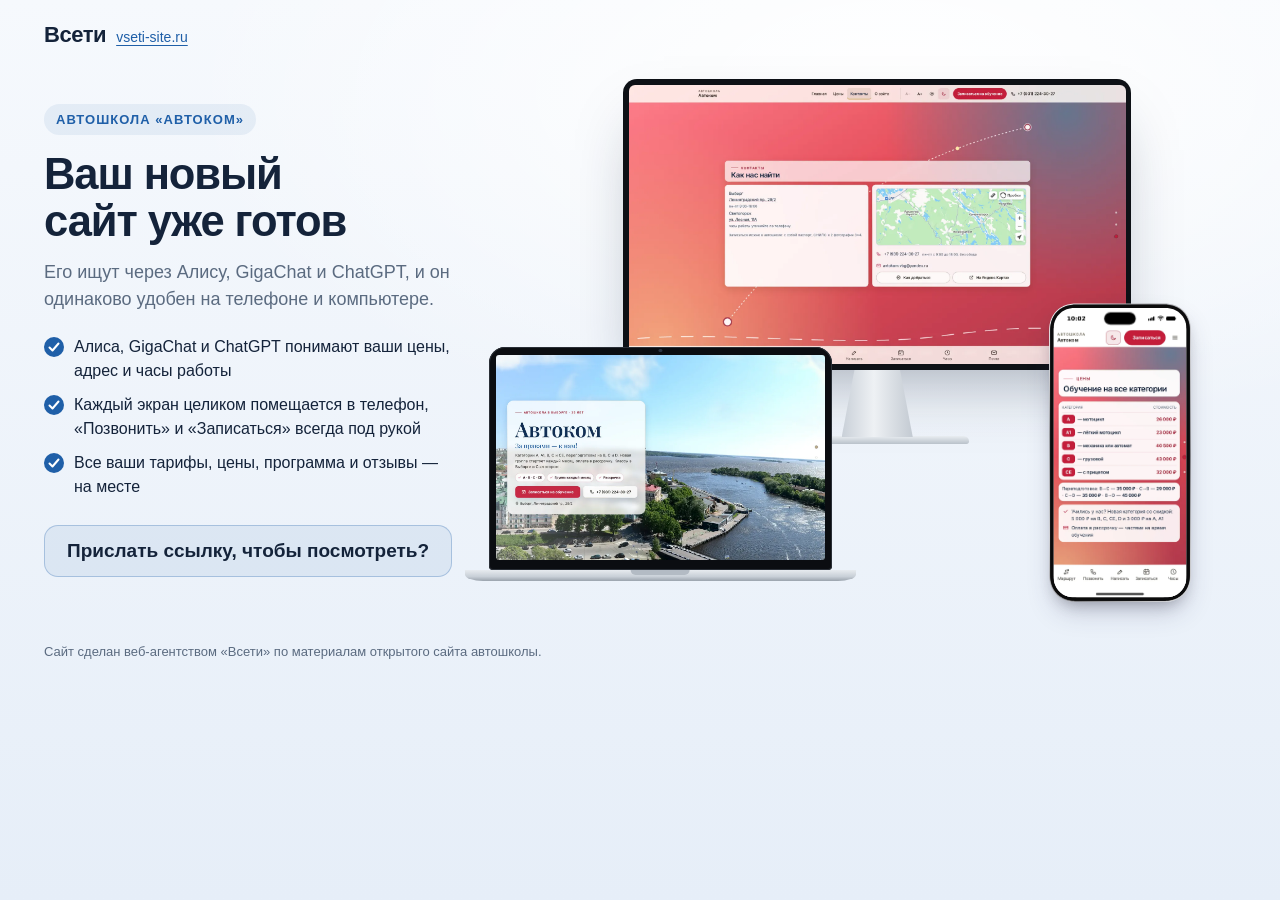
<file: vitrina/index.html>
<!doctype html>
<html lang="ru">
<head>
<meta charset="utf-8">
<meta name="viewport" content="width=device-width, initial-scale=1">
<meta name="robots" content="noindex, nofollow">
<title>Новый сайт автошколы «Автоком» — веб-агентство «Всети»</title>
<style>
@layer stageshow{:where(.ss-phone){position:relative}.ss-phone{flex-shrink:0;box-shadow:0 calc(var(--ps) * 40) calc(var(--ps) * 80) calc(var(--ps) * -16) #32325d40,0 calc(var(--ps) * 24) calc(var(--ps) * 48) calc(var(--ps) * -24) #0000004d}.ss-phone__glass{height:100%}.ss-phone__window{position:relative;overflow:hidden;isolation:isolate}.ss-phone:is([data-frame=pro],[data-frame=silver],[data-frame=bezel],[data-frame=clay],[data-frame=outline],[data-frame=bare]){--ss-phone-glass: #0b0b0c;--ss-phone-rim: #2c2c2d;--ss-phone-seam: #e0dfdc;--ss-phone-line: var(--ss-text-faint, #9a9a9d);background:none}.ss-phone__bands{position:absolute;inset:0;overflow:visible;pointer-events:none}.ss-phone:is([data-frame=pro],[data-frame=silver],[data-frame=bezel],[data-frame=clay],[data-frame=outline]) .ss-phone__glass{position:relative}.ss-phone[data-frame=pro]{--ss-phone-band-1: #e3e3e6;--ss-phone-band-2: #9a9ba0;--ss-phone-band-3: #cfd0d4;--ss-phone-band-4: #85868b;--ss-phone-band-5: #c9cacd}.ss-stage[data-theme=dark] .ss-phone[data-frame=pro],.ss-stage[data-theme=glass] .ss-phone[data-frame=pro][data-dark]{--ss-phone-band-1: #5b5c61;--ss-phone-band-2: #2b2c2f;--ss-phone-band-3: #48494d;--ss-phone-band-4: #232427;--ss-phone-band-5: #404145}.ss-phone[data-frame=silver]{--ss-phone-band-1: #f4f4f6;--ss-phone-band-2: #c9cacf;--ss-phone-band-3: #eeeef1;--ss-phone-band-4: #b9babf;--ss-phone-band-5: #e6e6ea}.ss-phone[data-frame=bezel]{--ss-phone-glass: #111113}.ss-phone[data-frame=clay]{--ss-phone-clay-top: color-mix(in srgb, var(--ss-phone-clay, #ecebe8), #fff 45%);--ss-phone-clay-bottom: color-mix(in srgb, var(--ss-phone-clay, #ecebe8), #000 6%);box-shadow:0 calc(var(--ps) * 30) calc(var(--ps) * 60) calc(var(--ps) * -12) #32325d33,0 calc(var(--ps) * 16) calc(var(--ps) * 32) calc(var(--ps) * -16) #00000029}.ss-stage[data-theme=dark] .ss-phone[data-frame=clay]{--ss-phone-clay-top: color-mix(in srgb, var(--ss-phone-clay, #2a2a2e), #fff 6%);--ss-phone-clay-bottom: var(--ss-phone-clay, #2a2a2e);--ss-phone-seam: #333338}.ss-phone[data-frame=outline]{box-shadow:none}.ss-stage[data-theme=blueprint] .ss-phone[data-frame=outline]{--ss-phone-line: var(--ss-line)}.ss-phone:not([data-frame=android],[data-frame=soft]) .ss-phone__status{height:62px;padding:0}.ss-phone:not([data-frame=android],[data-frame=soft]) .ss-phone__time{position:absolute;top:21.5px;left:0;width:138.5px;line-height:22px;text-align:center}.ss-phone:not([data-frame=android],[data-frame=soft]) .ss-phone__glyphs{position:absolute;top:25.33px;left:285.25px;align-items:flex-start;gap:8px}.ss-phone:not([data-frame=android],[data-frame=soft]) .ss-phone__signal{margin-top:1px}.ss-phone:not([data-frame=android],[data-frame=soft]) .ss-phone__battery{margin-top:.33px}.ss-phone[data-frame=photo]{position:relative;background:none}.ss-phone__photo{position:absolute;z-index:4;background:var(--ss-phone-photo-light, none) center / 100% 100% no-repeat;pointer-events:none}.ss-stage[data-theme=dark] .ss-phone__photo,.ss-phone[data-dark] .ss-phone__photo{background-image:var(--ss-phone-photo-dark, var(--ss-phone-photo-light, none))}.ss-phone[data-frame=android]{background:linear-gradient(150deg,#3a3b3f,#1d1e21 40%,#2f3034 70%,#1a1b1e)}.ss-phone[data-frame=android] .ss-phone__glass{background:#050505}.ss-phone[data-frame=android] .ss-phone__island{top:14px;width:24px;height:24px;border-radius:50%}.ss-phone[data-frame=android] .ss-phone__status{height:48px;padding:0 26px}.ss-phone[data-frame=android] .ss-phone__time{font-family:system-ui,sans-serif;font-size:15px;font-weight:500}.ss-phone[data-frame=android] .ss-phone__content[data-status]{padding-top:48px}.ss-phone[data-frame=android] .ss-phone__home{width:108px;height:4px}.ss-phone[data-frame=soft]{box-shadow:0 0 0 calc(var(--ps) * 1.5) #0a25400d,0 calc(var(--ps) * 30) calc(var(--ps) * 60) calc(var(--ps) * -12) #32325d2e,0 calc(var(--ps) * 18) calc(var(--ps) * 36) calc(var(--ps) * -18) #0000001f}.ss-phone[data-frame=soft] .ss-phone__glass{background:#f6f9fc;box-shadow:inset 0 calc(var(--ps) * -2.9) calc(var(--ps) * 7.2) #0a254038}.ss-stage[data-theme=dark] .ss-phone[data-frame=soft] .ss-phone__glass{background:#1c2433;box-shadow:inset 0 calc(var(--ps) * -2.9) calc(var(--ps) * 7.2) #00000073}.ss-phone__screen{--pt: 1px;position:absolute;top:0;left:0;display:flex;flex-direction:column;overflow:hidden;background:#fff;color:#000;font-family:-apple-system,system-ui,sans-serif;font-size:15px;letter-spacing:-.015em;transform-origin:0 0;-webkit-font-smoothing:antialiased}.ss-phone[data-dark] .ss-phone__screen{background:#000;color:#fff}.ss-phone__status{position:absolute;top:0;right:0;left:0;z-index:2;display:flex;align-items:center;justify-content:space-between;height:54px;padding:0 34px 0 52px;transition:color .3s ease;will-change:transform}.ss-phone__time{font-family:SF Pro Text,-apple-system,system-ui,sans-serif;font-variation-settings:"opsz" 17;font-size:17.67px;font-weight:590;letter-spacing:0}.ss-phone__island{position:absolute;top:var(--ss-island-top, 14px);left:50%;z-index:3;width:var(--ss-island-w, 95px);height:37px;border-radius:18.5px;background:#000;transform:translate(-50%)}.ss-phone__glyphs{display:flex;align-items:center;gap:8px}.ss-phone__glyph{display:block}.ss-phone__content{position:relative;flex:1;min-height:0}.ss-phone__content[data-status]{padding-top:62px}.ss-phone__content:not([data-status]){padding-top:44px}.ss-phone[data-frame=bare] .ss-phone__content{padding-right:8px;padding-left:8px}.ss-phone__home{position:absolute;bottom:8px;left:50%;z-index:2;width:144px;height:5px;border-radius:2.5px;background:currentColor;transform:translate(-50%);transition:color .3s ease;will-change:transform}.ss-lock{position:absolute;inset:0;color:#fff;text-align:center}.ss-lock__date{margin-top:66px;font-size:22px;font-weight:600;letter-spacing:-.01em;opacity:.85}.ss-lock__clock{margin-top:-4px;font-size:112px;font-weight:700;line-height:1;letter-spacing:-.035em;font-variant-numeric:tabular-nums;opacity:.92}.ss-lock__stack{position:absolute;right:0;bottom:118px;left:0;display:flex;flex-direction:column;gap:8px;text-align:left}.ss-lock__stack[data-at=top]{top:290px;bottom:auto}.ss-lock__controls{position:absolute;right:46px;bottom:48px;left:46px;display:flex;justify-content:space-between}.ss-lock__control{display:grid;place-items:center;width:50px;height:50px;border-radius:50%;background:#0a0c1842;backdrop-filter:blur(24px) saturate(1.3);color:#fff}.ss-notification{display:flex;align-items:center;gap:13px;margin:0 18px;padding:14px 17px 14px 14px;border-radius:23px;background:#fcfcfdc2;backdrop-filter:blur(30px) saturate(1.25);box-shadow:0 4px 24px #0000000f;color:#000;text-align:left}.ss-notification[data-banner]{position:absolute;top:56px;right:0;left:0;z-index:2;animation:ss-banner-in .52s cubic-bezier(.2,.9,.25,1) both}@keyframes ss-banner-in{0%{transform:translateY(-110px)}}.ss-notification__icon{display:grid;flex-shrink:0;place-items:center;width:38px;height:38px;overflow:hidden;border-radius:9px;background:var(--ss-accent);color:#fff}.ss-notification__icon:has(>img){background:none}.ss-notification__icon>img{display:block;width:100%;height:100%}.ss-notification__text{display:flex;flex:1;flex-direction:column;min-width:0;font-size:15px;line-height:18px;letter-spacing:-.016em}.ss-notification__head{display:flex;align-items:baseline;gap:8px}.ss-notification__title{flex:1;min-width:0;overflow:hidden;font-weight:600;white-space:nowrap;text-overflow:ellipsis}.ss-notification__time{flex-shrink:0;font-size:12px;letter-spacing:-.005em;color:#3c3c4399}.ss-notification__body{display:-webkit-box;overflow:hidden;-webkit-line-clamp:3;-webkit-box-orient:vertical}.ss-lock[data-size=satellite] .ss-lock__stack{top:232px;bottom:auto}.ss-lock[data-size=satellite][data-clock=off] .ss-lock__stack{top:74px}.ss-notification{will-change:transform}.ss-phone:not([data-dark]) .ss-notification{background:#ffffffeb;box-shadow:0 0 0 .5px #00000014,0 8px 24px #0000001f}.ss-phone__time-bar{display:inline-block;width:30px;height:7px;border-radius:4px;background:currentColor;opacity:.5}}
:root{--ink:#14233a;--muted:#5b6b80;--accent:#1f5fa8;--sand:#ffc94d;--bg1:#f6f9fd;--bg2:#e6eef8}
*{box-sizing:border-box}
html,body{margin:0}
body{font:16px/1.5 -apple-system,"Segoe UI",Roboto,Arial,sans-serif;color:var(--ink);background:radial-gradient(1200px 600px at 70% 10%,#ffffff 0,rgba(255,255,255,0) 60%),linear-gradient(180deg,var(--bg1),var(--bg2));min-height:100vh}
a{color:inherit}
.top{display:flex;align-items:center;justify-content:space-between;max-width:1240px;margin:0 auto;padding:18px 24px}
.brand{display:flex;align-items:baseline;gap:10px;text-decoration:none}
.brand b{font-size:22px;letter-spacing:-.02em}
.brand span{font-size:14px;color:var(--accent);text-decoration:underline;text-underline-offset:3px}
.hero{max-width:1240px;margin:0 auto;padding:10px 24px 40px;display:grid;grid-template-columns:minmax(0,.82fr) minmax(0,1.5fr);gap:36px;align-items:center}
.eyebrow{display:inline-block;font-size:13px;font-weight:600;letter-spacing:.08em;text-transform:uppercase;color:var(--accent);background:rgba(31,95,168,.08);padding:6px 12px;border-radius:999px}
h1{text-wrap:balance;font-size:clamp(30px,3.4vw,48px);line-height:1.08;letter-spacing:-.025em;margin:16px 0 14px}
.lead{font-size:18px;color:var(--muted);margin:0 0 22px;max-width:30em}
.pts{list-style:none;padding:0;margin:0 0 26px;display:grid;gap:10px}
.pts li{display:flex;gap:10px;align-items:flex-start}
.pts li::before{content:"";flex:none;width:20px;height:20px;margin-top:2px;border-radius:50%;background:var(--accent) url("data:image/svg+xml,%3Csvg xmlns='http://www.w3.org/2000/svg' viewBox='0 0 20 20'%3E%3Cpath d='M5.5 10.5l3 3 6-7' fill='none' stroke='%23fff' stroke-width='2' stroke-linecap='round' stroke-linejoin='round'/%3E%3C/svg%3E") center/100% no-repeat}
.cta{display:flex;flex-wrap:wrap;gap:14px;align-items:center}
.btn{display:inline-flex;align-items:center;gap:8px;min-height:52px;padding:0 26px;border-radius:14px;background:var(--accent);color:#fff;font-weight:600;text-decoration:none;box-shadow:0 10px 24px rgba(31,95,168,.28)}
.btn:hover{background:#174a86}
.ask{margin:0;display:inline-flex;align-items:center;min-height:52px;padding:12px 22px;line-height:1.3;border-radius:14px;background:rgba(31,95,168,.08);border:1.5px solid rgba(31,95,168,.28);color:var(--ink);font-size:19px;font-weight:600}
/* сцена с устройствами */
.stage{position:relative;width:100%;aspect-ratio:16/11.2}
.dv{position:absolute}
.dv img{display:block;width:100%;height:100%;object-fit:cover;object-position:center top}
.mon .scr img,.lap .scr img{height:auto}
.mon{left:18%;top:0;width:68%}
.mon .scr{padding:1.1%;background:#0e1116;border-radius:14px;box-shadow:0 30px 60px -20px rgba(20,35,58,.35)}
.mon .scr img{border-radius:6px}
.mon .neck{width:14%;aspect-ratio:1/.95;margin:0 auto;background:linear-gradient(90deg,#c9d0d8,#eef1f4 45%,#c3cad2);clip-path:polygon(18% 0,82% 0,100% 100%,0 100%)}
.mon .foot{width:36%;aspect-ratio:36/1.5;margin:-1px auto 0;border-radius:6px 6px 3px 3px;background:linear-gradient(180deg,#e9edf1,#b9c1ca);box-shadow:0 12px 20px -8px rgba(20,35,58,.4)}
.lap{left:0;bottom:4%;width:46%}
.lap .scr{padding:2.2% 2.2% 3%;background:#0b0d11;border-radius:16px 16px 4px 4px;position:relative;box-shadow:0 0 0 1px #2a2f37 inset}
.lap .scr::before{content:"";position:absolute;top:1%;left:50%;width:.9%;aspect-ratio:1;border-radius:50%;background:#2b3442;transform:translateX(-50%)}
.lap .scr img{border-radius:3px}
.lap .base{position:relative;height:0;padding-bottom:3.2%;margin:0 -7%;background:linear-gradient(180deg,#e7ebef 0,#c8cfd7 60%,#9aa3ad 100%);border-radius:0 0 18px 18px/0 0 60% 60%;box-shadow:0 22px 30px -14px rgba(20,35,58,.45)}
.lap .base::after{content:"";position:absolute;top:0;left:50%;width:15%;height:40%;transform:translateX(-50%);background:#b3bbc4;border-radius:0 0 8px 8px}
.tab{right:1.5%;bottom:3%;width:23%}
.tab .scr{aspect-ratio:820/1180;padding:4.5%;background:#121419;border-radius:22px;box-shadow:0 0 0 2px #c7ced6,0 28px 50px -18px rgba(20,35,58,.45)}
.tab .scr img{border-radius:10px}
.ph{right:6%;bottom:0;width:340px;transform-origin:100% 100%}
.ph-shot{display:block;width:100%;height:auto}
.note{max-width:1240px;margin:0 auto;padding:0 24px 34px;color:var(--muted);font-size:13px}
@media (max-width:600px){
  .stage{aspect-ratio:16/9.8}
  .mon{display:none}
  .lap{left:6%;width:64%;bottom:6%}
  .ph{right:5%}
}
@media (max-width:900px){
  .hero{grid-template-columns:1fr;gap:26px;padding-top:0}
  .stage{order:-1}
  .lead{font-size:16.5px}
}
</style>
</head>
<body>
<header class="top"><a class="brand" href="https://vseti-site.ru/" target="_blank" rel="noopener"><b>Всети</b><span>vseti-site.ru</span></a></header>
<main class="hero">
  <div class="txt">
    <span class="eyebrow">Автошкола «Автоком»</span>
    <h1>Ваш новый сайт уже готов</h1>
    <p class="lead">Его ищут через Алису, GigaChat и ChatGPT, и он одинаково удобен на телефоне и компьютере.</p>
    <ul class="pts">
      <li>Алиса, GigaChat и ChatGPT понимают ваши цены, адрес и часы работы</li>
      <li>Каждый экран целиком помещается в телефон, «Позвонить» и «Записаться» всегда под рукой</li>
      <li>Все ваши тарифы, цены, программа и отзывы — на месте</li>
    </ul>
    <div class="cta">
      <p class="ask">Прислать ссылку, чтобы посмотреть?</p>
    </div>
  </div>
  <div class="stage" id="stage" aria-label="Новый сайт на компьютере, ноутбуке и телефоне">
    <div class="dv mon"><div class="scr"><img src="img/monitor.webp?v=2" alt="" width="1600" height="900"></div><div class="neck"></div><div class="foot"></div></div>
    <div class="dv lap"><div class="scr"><img src="img/laptop.webp?v=2" alt="" width="1280" height="800"></div><div class="base"></div></div>
    <div class="dv ph" id="ph"><div class="ss-phone z-phone" data-frame="pro" style="width: 340px; height: 714.953px; padding: 2.38318px; border-radius: 61.1682px; --ps: 0.794392523364486px;"><svg class="ss-phone__bands" width="100%" height="100%" aria-hidden="true"><defs><linearGradient id="ph-band" x1="0.2" y1="0" x2="0.8" y2="1"><stop offset="0" style="stop-color: var(--ss-phone-band-1);"></stop><stop offset="0.22" style="stop-color: var(--ss-phone-band-2);"></stop><stop offset="0.48" style="stop-color: var(--ss-phone-band-3);"></stop><stop offset="0.74" style="stop-color: var(--ss-phone-band-4);"></stop><stop offset="1" style="stop-color: var(--ss-phone-band-5);"></stop></linearGradient><linearGradient id="ph-clay" x1="0" y1="0" x2="0" y2="1"><stop offset="0" style="stop-color: var(--ss-phone-clay-top);"></stop><stop offset="1" style="stop-color: var(--ss-phone-clay-bottom);"></stop></linearGradient></defs><g transform="translate(10.327102803738317 10.327102803738317)" stroke-linejoin="round"><path d="M262.94 0.00L267.09 0.06L270.49 0.24L273.65 0.53L276.65 0.94L279.51 1.47L282.27 2.11L284.93 2.87L287.50 3.74L289.97 4.72L292.36 5.81L294.65 7.02L296.85 8.33L298.96 9.75L300.98 11.27L302.90 12.90L304.72 14.62L306.45 16.45L308.08 18.37L309.60 20.38L311.02 22.49L312.33 24.70L313.53 26.99L314.63 29.37L315.61 31.85L316.48 34.41L317.24 37.07L317.88 39.83L318.41 42.70L318.82 45.69L319.11 48.85L319.29 52.25L319.35 56.40L319.35 637.90L319.29 642.04L319.11 645.45L318.82 648.60L318.41 651.60L317.88 654.47L317.24 657.23L316.48 659.89L315.61 662.45L314.63 664.92L313.53 667.31L312.33 669.60L311.02 671.80L309.60 673.91L308.08 675.93L306.45 677.85L304.72 679.68L302.90 681.40L300.98 683.03L298.96 684.55L296.85 685.97L294.65 687.28L292.36 688.49L289.97 689.58L287.50 690.56L284.93 691.43L282.27 692.19L279.51 692.83L276.65 693.36L273.65 693.77L270.49 694.06L267.09 694.24L262.94 694.30L56.40 694.30L52.25 694.24L48.85 694.06L45.69 693.77L42.70 693.36L39.83 692.83L37.07 692.19L34.41 691.43L31.85 690.56L29.37 689.58L26.99 688.49L24.70 687.28L22.49 685.97L20.38 684.55L18.37 683.03L16.45 681.40L14.62 679.68L12.90 677.85L11.27 675.93L9.75 673.91L8.33 671.80L7.02 669.60L5.81 667.31L4.72 664.92L3.74 662.45L2.87 659.89L2.11 657.23L1.47 654.47L0.94 651.60L0.53 648.60L0.24 645.45L0.06 642.04L0.00 637.90L0.00 56.40L0.06 52.25L0.24 48.85L0.53 45.69L0.94 42.70L1.47 39.83L2.11 37.07L2.87 34.41L3.74 31.85L4.72 29.37L5.81 26.99L7.02 24.70L8.33 22.49L9.75 20.38L11.27 18.37L12.90 16.45L14.62 14.62L16.45 12.90L18.37 11.27L20.38 9.75L22.49 8.33L24.70 7.02L26.99 5.81L29.37 4.72L31.85 3.74L34.41 2.87L37.07 2.11L39.83 1.47L42.70 0.94L45.69 0.53L48.85 0.24L52.25 0.06L56.40 0.00Z" fill="none" stroke-width="20.654205607476634" stroke="url(#ph-band)"></path><path d="M262.94 0.00L267.09 0.06L270.49 0.24L273.65 0.53L276.65 0.94L279.51 1.47L282.27 2.11L284.93 2.87L287.50 3.74L289.97 4.72L292.36 5.81L294.65 7.02L296.85 8.33L298.96 9.75L300.98 11.27L302.90 12.90L304.72 14.62L306.45 16.45L308.08 18.37L309.60 20.38L311.02 22.49L312.33 24.70L313.53 26.99L314.63 29.37L315.61 31.85L316.48 34.41L317.24 37.07L317.88 39.83L318.41 42.70L318.82 45.69L319.11 48.85L319.29 52.25L319.35 56.40L319.35 637.90L319.29 642.04L319.11 645.45L318.82 648.60L318.41 651.60L317.88 654.47L317.24 657.23L316.48 659.89L315.61 662.45L314.63 664.92L313.53 667.31L312.33 669.60L311.02 671.80L309.60 673.91L308.08 675.93L306.45 677.85L304.72 679.68L302.90 681.40L300.98 683.03L298.96 684.55L296.85 685.97L294.65 687.28L292.36 688.49L289.97 689.58L287.50 690.56L284.93 691.43L282.27 692.19L279.51 692.83L276.65 693.36L273.65 693.77L270.49 694.06L267.09 694.24L262.94 694.30L56.40 694.30L52.25 694.24L48.85 694.06L45.69 693.77L42.70 693.36L39.83 692.83L37.07 692.19L34.41 691.43L31.85 690.56L29.37 689.58L26.99 688.49L24.70 687.28L22.49 685.97L20.38 684.55L18.37 683.03L16.45 681.40L14.62 679.68L12.90 677.85L11.27 675.93L9.75 673.91L8.33 671.80L7.02 669.60L5.81 667.31L4.72 664.92L3.74 662.45L2.87 659.89L2.11 657.23L1.47 654.47L0.94 651.60L0.53 648.60L0.24 645.45L0.06 642.04L0.00 637.90L0.00 56.40L0.06 52.25L0.24 48.85L0.53 45.69L0.94 42.70L1.47 39.83L2.11 37.07L2.87 34.41L3.74 31.85L4.72 29.37L5.81 26.99L7.02 24.70L8.33 22.49L9.75 20.38L11.27 18.37L12.90 16.45L14.62 14.62L16.45 12.90L18.37 11.27L20.38 9.75L22.49 8.33L24.70 7.02L26.99 5.81L29.37 4.72L31.85 3.74L34.41 2.87L37.07 2.11L39.83 1.47L42.70 0.94L45.69 0.53L48.85 0.24L52.25 0.06L56.40 0.00Z" fill="none" stroke-width="15.88785046728972" style="stroke: var(--ss-phone-rim);"></path><path d="M262.94 0.00L267.09 0.06L270.49 0.24L273.65 0.53L276.65 0.94L279.51 1.47L282.27 2.11L284.93 2.87L287.50 3.74L289.97 4.72L292.36 5.81L294.65 7.02L296.85 8.33L298.96 9.75L300.98 11.27L302.90 12.90L304.72 14.62L306.45 16.45L308.08 18.37L309.60 20.38L311.02 22.49L312.33 24.70L313.53 26.99L314.63 29.37L315.61 31.85L316.48 34.41L317.24 37.07L317.88 39.83L318.41 42.70L318.82 45.69L319.11 48.85L319.29 52.25L319.35 56.40L319.35 637.90L319.29 642.04L319.11 645.45L318.82 648.60L318.41 651.60L317.88 654.47L317.24 657.23L316.48 659.89L315.61 662.45L314.63 664.92L313.53 667.31L312.33 669.60L311.02 671.80L309.60 673.91L308.08 675.93L306.45 677.85L304.72 679.68L302.90 681.40L300.98 683.03L298.96 684.55L296.85 685.97L294.65 687.28L292.36 688.49L289.97 689.58L287.50 690.56L284.93 691.43L282.27 692.19L279.51 692.83L276.65 693.36L273.65 693.77L270.49 694.06L267.09 694.24L262.94 694.30L56.40 694.30L52.25 694.24L48.85 694.06L45.69 693.77L42.70 693.36L39.83 692.83L37.07 692.19L34.41 691.43L31.85 690.56L29.37 689.58L26.99 688.49L24.70 687.28L22.49 685.97L20.38 684.55L18.37 683.03L16.45 681.40L14.62 679.68L12.90 677.85L11.27 675.93L9.75 673.91L8.33 671.80L7.02 669.60L5.81 667.31L4.72 664.92L3.74 662.45L2.87 659.89L2.11 657.23L1.47 654.47L0.94 651.60L0.53 648.60L0.24 645.45L0.06 642.04L0.00 637.90L0.00 56.40L0.06 52.25L0.24 48.85L0.53 45.69L0.94 42.70L1.47 39.83L2.11 37.07L2.87 34.41L3.74 31.85L4.72 29.37L5.81 26.99L7.02 24.70L8.33 22.49L9.75 20.38L11.27 18.37L12.90 16.45L14.62 14.62L16.45 12.90L18.37 11.27L20.38 9.75L22.49 8.33L24.70 7.02L26.99 5.81L29.37 4.72L31.85 3.74L34.41 2.87L37.07 2.11L39.83 1.47L42.70 0.94L45.69 0.53L48.85 0.24L52.25 0.06L56.40 0.00Z" fill="none" stroke-width="14.69626168224299" style="stroke: var(--ss-phone-glass);"></path></g></svg><div class="ss-phone__glass" style="padding: 7.94393px; border-radius: 58.785px;"><div class="ss-phone__window" style="width: 319.346px; height: 694.299px; clip-path: path(&quot;M 262.94 0 L 267.09 0.06 L 270.49 0.24 L 273.65 0.53 L 276.65 0.94 L 279.51 1.47 L 282.27 2.11 L 284.93 2.87 L 287.5 3.74 L 289.97 4.72 L 292.36 5.81 L 294.65 7.02 L 296.85 8.33 L 298.96 9.75 L 300.98 11.27 L 302.9 12.9 L 304.72 14.62 L 306.45 16.45 L 308.08 18.37 L 309.6 20.38 L 311.02 22.49 L 312.33 24.7 L 313.53 26.99 L 314.63 29.37 L 315.61 31.85 L 316.48 34.41 L 317.24 37.07 L 317.88 39.83 L 318.41 42.7 L 318.82 45.69 L 319.11 48.85 L 319.29 52.25 L 319.35 56.4 L 319.35 637.9 L 319.29 642.04 L 319.11 645.45 L 318.82 648.6 L 318.41 651.6 L 317.88 654.47 L 317.24 657.23 L 316.48 659.89 L 315.61 662.45 L 314.63 664.92 L 313.53 667.31 L 312.33 669.6 L 311.02 671.8 L 309.6 673.91 L 308.08 675.93 L 306.45 677.85 L 304.72 679.68 L 302.9 681.4 L 300.98 683.03 L 298.96 684.55 L 296.85 685.97 L 294.65 687.28 L 292.36 688.49 L 289.97 689.58 L 287.5 690.56 L 284.93 691.43 L 282.27 692.19 L 279.51 692.83 L 276.65 693.36 L 273.65 693.77 L 270.49 694.06 L 267.09 694.24 L 262.94 694.3 L 56.4 694.3 L 52.25 694.24 L 48.85 694.06 L 45.69 693.77 L 42.7 693.36 L 39.83 692.83 L 37.07 692.19 L 34.41 691.43 L 31.85 690.56 L 29.37 689.58 L 26.99 688.49 L 24.7 687.28 L 22.49 685.97 L 20.38 684.55 L 18.37 683.03 L 16.45 681.4 L 14.62 679.68 L 12.9 677.85 L 11.27 675.93 L 9.75 673.91 L 8.33 671.8 L 7.02 669.6 L 5.81 667.31 L 4.72 664.92 L 3.74 662.45 L 2.87 659.89 L 2.11 657.23 L 1.47 654.47 L 0.94 651.6 L 0.53 648.6 L 0.24 645.45 L 0.06 642.04 L 0 637.9 L 0 56.4 L 0.06 52.25 L 0.24 48.85 L 0.53 45.69 L 0.94 42.7 L 1.47 39.83 L 2.11 37.07 L 2.87 34.41 L 3.74 31.85 L 4.72 29.37 L 5.81 26.99 L 7.02 24.7 L 8.33 22.49 L 9.75 20.38 L 11.27 18.37 L 12.9 16.45 L 14.62 14.62 L 16.45 12.9 L 18.37 11.27 L 20.38 9.75 L 22.49 8.33 L 24.7 7.02 L 26.99 5.81 L 29.37 4.72 L 31.85 3.74 L 34.41 2.87 L 37.07 2.11 L 39.83 1.47 L 42.7 0.94 L 45.69 0.53 L 48.85 0.24 L 52.25 0.06 L 56.4 0 Z&quot;);"><div class="ss-phone__screen" style="width: 402px; height: 874px; transform: scale(0.794393); --ss-screen-r: 64px;"><div class="ss-phone__status"><span class="ss-phone__time">10:02</span><span class="ss-phone__glyphs"><svg viewBox="0 0 20.33 13.67" width="20.33" height="13.67" class="ss-phone__glyph ss-phone__signal"><rect x="0" y="7.34" width="3.333" height="6.33" rx="1.667" fill="currentColor"></rect><rect x="5.667" y="5" width="3.333" height="8.67" rx="1.667" fill="currentColor"></rect><rect x="11.334" y="2.67" width="3.333" height="11" rx="1.667" fill="currentColor"></rect><rect x="17.000999999999998" y="0" width="3.333" height="13.67" rx="1.667" fill="currentColor"></rect></svg><svg viewBox="0 0 19.33 14.33" width="19.33" height="14.33" class="ss-phone__glyph ss-phone__wifi"><path fill-rule="evenodd" fill="currentColor" d="M0.415933 5.54283C0.902185 6.04412 1.66017 5.95818 2.27513 5.41393C4.30595 3.58064 6.83731 2.63535 9.66901 2.63535C12.5007 2.63535 15.0464 3.60928 17.0629 5.41393C17.6636 5.97251 18.4215 6.0298 18.9221 5.54283C19.4226 5.02722 19.4942 4.2538 18.9793 3.70954C16.8341 1.51819 13.3302 0 9.66901 0C6.00783 0 2.48965 1.53251 0.358727 3.72387C-0.156127 4.2538 -0.0989213 5.02722 0.415933 5.55715L0.415933 5.54283ZM3.94841 9.13779C4.50617 9.68205 5.22124 9.62476 5.85051 9.10915C6.88022 8.29276 8.25316 7.73418 9.66901 7.7485C11.0706 7.7485 12.4435 8.29276 13.4875 9.12347C14.1168 9.63908 14.8605 9.66773 15.4039 9.12347C15.9331 8.57921 16.0189 7.7485 15.4611 7.23289C14.0739 5.98683 11.9859 5.11315 9.68332 5.11315C7.38077 5.11315 5.27845 5.98683 3.9055 7.23289C3.41925 7.69121 3.31914 8.47896 3.96271 9.13779L3.94841 9.13779ZM8.72511 13.8929C9.34008 14.4801 9.98365 14.4801 10.5986 13.8929L11.757 12.7757C12.372 12.1742 12.5007 11.4151 11.7999 10.8995C11.2136 10.4841 10.4699 10.212 9.66901 10.212C8.86813 10.212 8.11015 10.4841 7.53809 10.9138C6.83731 11.4151 6.98033 12.1885 7.59529 12.7757L8.73942 13.8929L8.72511 13.8929Z"></path></svg><svg viewBox="0 0 29.33 13.67" width="29.33" height="13.67" class="ss-phone__glyph ss-phone__battery"><path fill="currentColor" d="M0 6.4C0 4.15979 0 3.03969 0.435974 2.18404C0.819467 1.43139 1.43139 0.819467 2.18404 0.435974C3.03969 0 4.15979 0 6.4 0L19.933 0C22.1732 0 23.2933 0 24.149 0.435974C24.9016 0.819467 25.5135 1.43139 25.897 2.18404C26.333 3.03969 26.333 4.15979 26.333 6.4L26.333 7.26666C26.333 9.50687 26.333 10.627 25.897 11.4826C25.5135 12.2353 24.9016 12.8472 24.149 13.2307C23.2933 13.6667 22.1732 13.6667 19.933 13.6667L6.4 13.6667C4.15979 13.6667 3.03969 13.6667 2.18404 13.2307C1.43139 12.8472 0.819467 12.2353 0.435974 11.4826C0 10.627 0 9.50687 0 7.26666L0 6.4Z"></path><path fill-rule="evenodd" fill="currentColor" transform="translate(27.33 4.33)" d="M0 0L0 5C0.601505 4.8625 2 3.75 2 2.5C2 1.25 0.601505 0.1375 0 0Z"></path></svg></span></div><span class="ss-phone__island"></span><div class="ss-phone__content" data-status="true"><img class="ph-shot" src="img/phone.webp?v=2" alt="Новый сайт автошколы «Автоком» на телефоне" width="393" height="794"></div><span class="ss-phone__home"></span></div></div></div></div></div>
  </div>
</main>
<p class="note">Сайт сделан веб-агентством «Всети» по материалам открытого сайта автошколы.</p>
<script>
(function(){var st=document.getElementById('stage'),ph=document.getElementById('ph');
function fit(){var k=st.clientWidth*(innerWidth<=600?0.27:0.19)/340;ph.style.transform='scale('+k+')';}
fit();addEventListener('resize',fit);})();
</script>
</body>
</html>
</file>
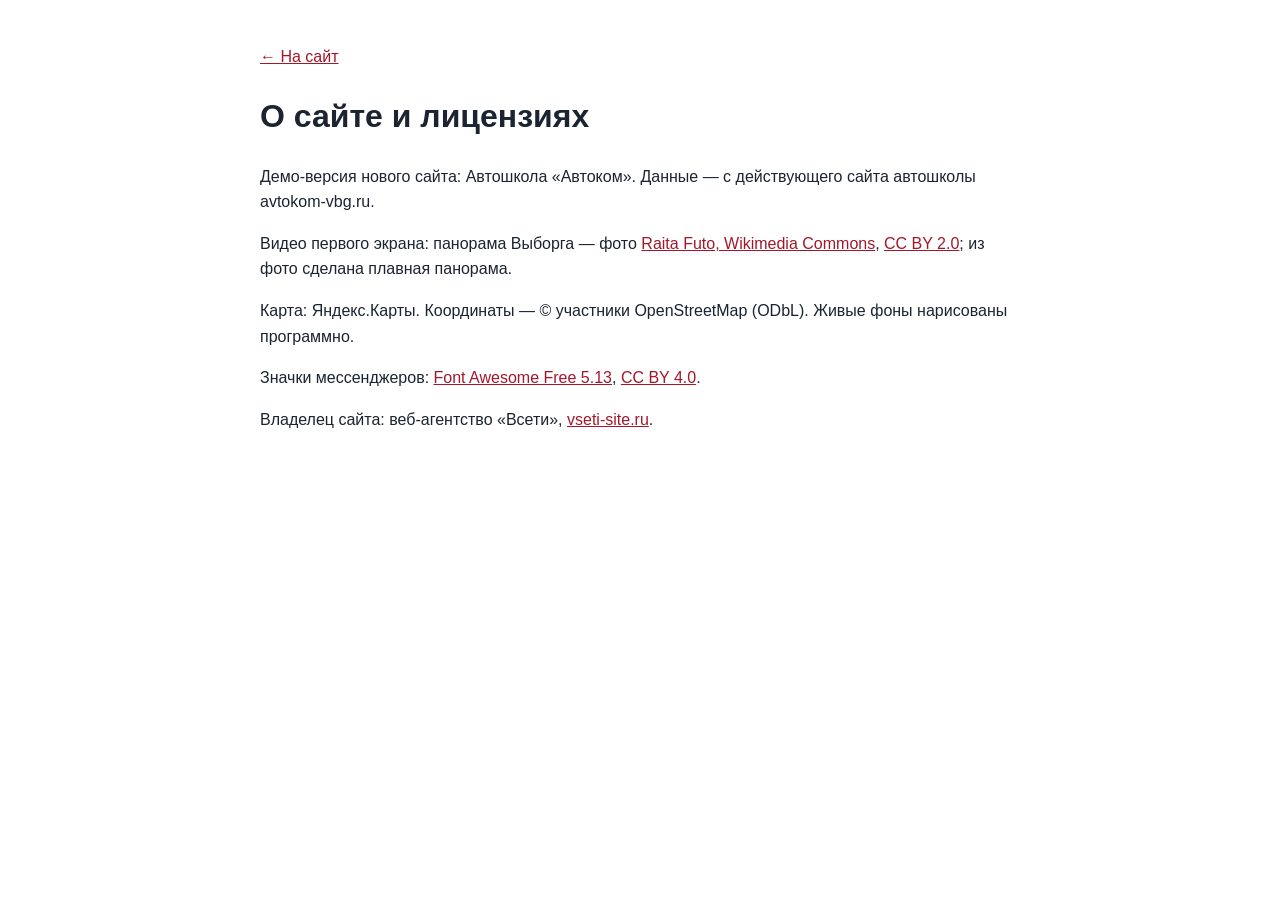
<file: credits.html>
<!doctype html><html lang="ru"><head><meta charset="utf-8"><meta name="viewport" content="width=device-width,initial-scale=1"><meta name="robots" content="noindex"><title>О сайте — Автошкола «Автоком»</title>
<style>body{font:16px/1.6 Inter,Arial,sans-serif;max-width:760px;margin:0 auto;padding:28px 18px;color:#1b2430}a{color:#a3172b}</style></head><body>
<p><a href="./">← На сайт</a></p><h1>О сайте и лицензиях</h1>
<p>Демо-версия нового сайта: Автошкола «Автоком». Данные — с действующего сайта автошколы avtokom-vbg.ru.</p>
<p>Видео первого экрана: панорама Выборга — фото <a href="https://commons.wikimedia.org/wiki/File:Vyborg_panorama_(18477953358).jpg" target="_blank" rel="noopener">Raita Futo, Wikimedia Commons</a>, <a href="https://creativecommons.org/licenses/by/2.0/" target="_blank" rel="noopener">CC BY 2.0</a>; из фото сделана плавная панорама.</p>
<p>Карта: Яндекс.Карты. Координаты — © участники OpenStreetMap (ODbL). Живые фоны нарисованы программно.</p>
<p>Значки мессенджеров: <a href="https://fontawesome.com" target="_blank" rel="noopener">Font Awesome Free 5.13</a>, <a href="https://creativecommons.org/licenses/by/4.0/" target="_blank" rel="noopener">CC BY 4.0</a>.</p>
<p>Владелец сайта: веб-агентство «Всети», <a href="https://vseti-site.ru" target="_blank" rel="noopener">vseti-site.ru</a>.</p>
</body></html>
</file>
<file: css/etalon.css>
/* ==========================================================================
   Эталон нотариуса. Общий слой поверх встроенных стилей index.html:
   видео-первый экран, «жидкое стекло», интерьеры на фоне экранов,
   шапка и нижняя панель со второго экрана, карточки Spotlight Card.
   ========================================================================== */

/* плавное проявление подсветки рамки (Chrome/Safari/Firefox новых версий) */
@property --hl{syntax:'<number>';inherits:true;initial-value:0}

:root{
  --glass:rgba(0,0,0,.4);
  --glass-blur:4px;
  --spot:255,196,108;          /* тёплый янтарь под интерьеры */
  --spring:cubic-bezier(.2,.9,.3,1.35);
}

/* ---------- светлый текст на тёмном стекле для всего, что лежит на фото ---------- */
.sec:not(.sec-hero),.hdr,.bar,.mmenu{
  --card:rgba(0,0,0,.4); --card-rgb:0,0,0;
  --text:#fff; --muted:rgba(255,255,255,.84);
  --line:rgba(255,255,255,.3); --line2:rgba(255,255,255,.2);
  --accent:#ecd9ac; --accent-d:#f6e9c8; --accent-l:#d3bc8a; --accent-soft:rgba(255,255,255,.13);
  --bg:rgba(0,0,0,.3); --bg2:transparent; --bg3:rgba(255,255,255,.13);
  --on-accent:#1d170b;
  --shadow:0 1px 12px rgba(0,0,0,.35); --shadow-lg:0 18px 50px rgba(0,0,0,.5);
  --ok:#8fe3a8; --bad:#ff9f96;
  color:#fff;
}
.sec:not(.sec-hero){background:#2b2319}
.sec:not(.sec-hero) .sec-scroll{
  position:relative;z-index:1;
  padding-top:calc(var(--hdr-h) / var(--zc,1) + 12px);padding-bottom:calc(var(--bar-h) + 12px);
  text-shadow:0 1px 2px rgba(0,0,0,.45)
}
.sec:not(.sec-hero) :is(input,select,textarea,button.btn,.btn){text-shadow:none}

/* ---------- фон экранов: интерьеры, затемнение ровно 50% ---------- */
.sec-bg{position:absolute;inset:0;z-index:0;overflow:hidden;pointer-events:none;background:#2b2319}
.sec-bg picture{display:block;width:100%;height:100%}
.sec-bg img{display:block;width:100%;height:100%;object-fit:cover;opacity:0;transition:opacity .9s ease}
.sec-bg img.ld,html:not(.js) .sec-bg img{opacity:1}
.sec-bg::after{content:"";position:absolute;inset:0;background:rgba(0,0,0,.5)}

/* ==========================================================================
   Жидкое стекло
   ========================================================================== */
.glass,
.sec:not(.sec-hero) :is(.sec-head,.svc,.step,.rev,.rsum,.cred,.cbox,.fq,.about-txt,.tf-card,.quote,.ilink,.chips li,.foot,.rate-chip){
  position:relative;isolation:isolate;
  background:var(--glass);
  -webkit-backdrop-filter:blur(var(--glass-blur));backdrop-filter:blur(var(--glass-blur));
  border:0;border-radius:var(--radius);
  box-shadow:0 8px 30px rgba(0,0,0,.14);
}
/* тонкая светлая рамка-градиент; рядом с курсором рамка разгорается (--hl, --x, --y) */
.glass::after,
.sec:not(.sec-hero) :is(.sec-head,.svc,.step,.rev,.rsum,.cred,.cbox,.fq,.about-txt,.tf-card,.quote,.ilink,.chips li,.foot,.rate-chip)::after{
  content:"";position:absolute;inset:0;border-radius:inherit;padding:1.4px;pointer-events:none;z-index:2;
  background:
    radial-gradient(230px circle at var(--x,50%) var(--y,50%),rgba(255,226,160,calc(var(--hl,0)*1)),rgba(var(--spot),calc(var(--hl,0)*.65)) 38%,transparent 72%),
    linear-gradient(160deg,rgba(255,255,255,.58) 0%,rgba(255,255,255,.16) 22%,rgba(255,255,255,0) 44%,rgba(255,255,255,0) 60%,rgba(255,255,255,.16) 82%,rgba(255,255,255,.5) 100%);
  -webkit-mask:linear-gradient(#000 0 0) content-box,linear-gradient(#000 0 0);
  -webkit-mask-composite:xor;mask-composite:exclude;
}
.sec:not(.sec-hero) .sec-head{display:block;width:fit-content;max-width:100%;border-radius:18px;padding:14px 22px 16px;margin-bottom:16px}
.sec:not(.sec-hero) .sec-head .h2{margin-top:8px}
.sec:not(.sec-hero) .sec-head .lead{margin-top:8px}
.sec:not(.sec-hero) .sec-head .demo-note{background:rgba(255,255,255,.1);border-left-color:var(--accent)}

/* ==========================================================================
   Spotlight Card: пятно света под курсором внутри карточки (::before),
   подсветка рамки рядом с курсором (::after выше), «прыжок» scale + тень.
   Позицию --x/--y ставит один общий обработчик pointermove (js/etalon.js).
   ========================================================================== */
.glow{position:relative;isolation:isolate;--hov:1.035}
.glow::before{
  content:"";position:absolute;inset:0;border-radius:inherit;pointer-events:none;z-index:-1;
  background:
    radial-gradient(340px circle at var(--x,50%) var(--y,50%),rgba(var(--spot),.5),rgba(var(--spot),.2) 38%,transparent 72%);
  opacity:0;transition:opacity .35s ease;
}
.glow.lit{--hl:1}
.glow.lit::before{opacity:1}
.glow{transition:scale .38s var(--spring),box-shadow .32s ease,--hl .3s ease}
.glow.rv{transition:opacity .7s ease var(--rvd),translate .7s ease var(--rvd),scale .38s var(--spring),box-shadow .32s ease,--hl .3s ease}
@media (hover:hover) and (pointer:fine){
  .glow:hover{scale:var(--hov);z-index:6;box-shadow:0 24px 54px rgba(0,0,0,.5),0 0 34px rgba(var(--spot),.2)}
}
/* ---------- «Контакты» («Как нас найти»): плашки при наведении и касании загораются жёлтым — яркая рамка и мягкое
   свечение вокруг; размер не меняется (никаких увеличений и сдвигов раскладки), видно в обеих темах ---------- */
:root{--gy-ring:255,208,80;--gy-glow:255,200,64}
html[data-theme="light"]{--gy-ring:232,154,0;--gy-glow:255,186,30}
#contacts .glow{--gy:0 0 0 2.5px rgba(var(--gy-ring),.98),0 0 22px 4px rgba(var(--gy-glow),.66),0 0 58px 14px rgba(var(--gy-glow),.32),0 8px 30px rgba(0,0,0,.14);
  --gy0:0 0 0 0 rgba(var(--gy-ring),0),0 0 0 0 rgba(var(--gy-glow),0),0 0 0 0 rgba(var(--gy-glow),0),0 8px 30px rgba(0,0,0,.14)}
@media (hover:hover) and (pointer:fine){
  #contacts .glow:hover{scale:1;box-shadow:var(--gy)}
  /* заголовок с рейтингом: когда курсор на значке рейтинга, светится только значок */
  #contacts .sec-head:has(.rate-chip:hover):hover{box-shadow:var(--gy0)}
}
#contacts .glow.tap{animation:cGlowTap 1.4s ease-out,glowHl .62s ease-out}
@keyframes cGlowTap{0%{box-shadow:var(--gy0)}14%,62%{box-shadow:var(--gy)}100%{box-shadow:var(--gy0)}}
html[data-hc="1"] #contacts .glow:hover{outline:3px solid #ffd400;outline-offset:2px}
/* крупные плашки берут нижнюю границу 1,03: 3,5 % от 600 px — это уже 20 px */
.hero-plq,.about-txt,.tf-card,.sec-head,.cbox{--hov:1.03}

/* касание на телефоне: вспышка пятна в точке касания и подпрыгивание */
.glow.tap{animation:glowTap .62s var(--spring),glowHl .62s ease-out}
.glow.tap::before{animation:spotFlash .62s ease-out}
@keyframes glowTap{0%{scale:1}38%{scale:var(--tap,1.045)}100%{scale:1}}
@keyframes glowHl{0%{--hl:0}22%{--hl:1}100%{--hl:0}}
@keyframes spotFlash{0%{opacity:0}18%{opacity:1}100%{opacity:0}}

/* ---------- появление блоков при входе на экран ---------- */
.rv{--rvd:calc(var(--i,0) * 90ms);opacity:0;transform:none;translate:0 18px;
  transition:opacity .7s ease var(--rvd),translate .7s ease var(--rvd)}
.sec.active .rv{opacity:1;transform:none;translate:0 0}
/* первый экран: блоки стартуют сами (экран активен с загрузки), по очереди после слова */
.sec-hero .rv{--rvd:calc(var(--hero-d,1.8s) + var(--i,0) * 140ms);opacity:1;translate:0 0}
.sec-hero .kicker.rv{--rvd:.45s}
/* анимация заголовка стартует — скрипт ставит .go, и остальные блоки выходят следом за словом */
.sec-hero.go .rv{animation:heroIn .9s cubic-bezier(.2,.7,.2,1) var(--rvd) both}
html.js .sec-hero:not(.go) .rv{opacity:0;translate:0 18px;animation:heroSafe .01s linear 5s forwards}
@keyframes heroIn{from{opacity:0;translate:0 18px}to{opacity:1;translate:0 0}}
@keyframes heroSafe{to{opacity:1;translate:0 0}}

/* ==========================================================================
   Первый экран
   ========================================================================== */
.sec-hero{background:#8fb1d4;color:#fff;
  /* А−/А+ первый экран не трогают: страница в zoom, экран — встречный zoom (как шапка), поэтому он на любой ступени
     выглядит ровно как при 100 %. Единицы vw/vh и высота экрана считаются от окна без поправки. */
  zoom:calc(1 / var(--zc,1)); --vwu:1vw; --vhu:1vh;
  /* высота — та же видимая, что у остальных экранов (скрипт кладёт её в --vhr); 100vh во встроенном браузере Telegram на Android
     считается при спрятанной верхней панели и выше видимой части — первый экран выходил выше, и все следующие съезжали вниз */
  --vh:var(--vhr, calc(100 * var(--vhu)))}
.hero-bg{position:absolute;inset:0;overflow:hidden;background:#9db9d6 url(../img/hero-poster.jpg) 54% 50%/cover no-repeat}
.hero-video{position:absolute;inset:0;width:100%;height:100%;object-fit:cover;object-position:54% 50%;background:transparent}
.hero-clouds{
  position:absolute;left:0;top:0;width:100%;height:58%;pointer-events:none;opacity:0;transition:opacity 2.4s ease;
  -webkit-mask-image:linear-gradient(180deg,#000 0%,#000 36%,rgba(0,0,0,.55) 66%,transparent 100%);
          mask-image:linear-gradient(180deg,#000 0%,#000 36%,rgba(0,0,0,.55) 66%,transparent 100%)
}
.hero-clouds.on{opacity:1}
/* угасание к низу рисует сам шейдер (js/clouds.js): маска на canvas — лишний проход на каждый кадр */
.hero-clouds.baked{-webkit-mask-image:none;mask-image:none}
/* точки-переходы по краю не растут с А+: иначе на ступенях 130–150 % они наезжают на плашки первого экрана и карточки */
.dots{zoom:calc(1 / var(--zc,1))}

.sec-hero .sec-scroll{position:relative;z-index:1;padding:26px clamp(20px,calc(3.4*var(--vwu,1vw)),64px);display:flex;flex-direction:column}
.sec-hero .wrap{max-width:none;margin:auto 0}
.hero-plq{
  --plq-w:clamp(500px,calc(38*var(--vwu,1vw)),660px);--plq-pad:clamp(24px,calc(2.4*var(--vwu,1vw)),36px);
  width:min(100%,var(--plq-w));padding:var(--plq-pad);border-radius:28px;
  color:#fff;text-shadow:0 1px 3px rgba(0,0,0,.5);
  animation:plqIn .9s ease both
}
@keyframes plqIn{from{opacity:0;translate:0 14px}to{opacity:1;translate:0 0}}
.hero-plq .kicker{color:#f6e6bd;font-size:12.5px;letter-spacing:.15em}
.hero-plq .kicker::before{background:#f6e6bd}
.hero-h1{margin:14px 0 0;font-weight:500}
.hw{
  display:inline-block;font-family:var(--serif);font-weight:500;line-height:1.06;letter-spacing:-.005em;color:#fff;
  font-size:calc((var(--plq-w) - 2 * var(--plq-pad)) / 4.9);
  text-shadow:0 2px 22px rgba(0,0,0,.35),0 1px 2px rgba(0,0,0,.4);white-space:nowrap
}
.hn{display:block;margin-top:6px;font-family:var(--serif);font-weight:500;font-size:clamp(20px,calc(1.9*var(--vwu,1vw)),28px);line-height:1.2;color:#f7ecd2}
.hero-lead{margin-top:16px;max-width:none;font-size:clamp(15px,calc(1.15*var(--vwu,1vw)),17px);line-height:1.5;color:rgba(255,255,255,.94)}
.hero-addr{margin-top:10px;font-size:14px}
.hero-addr .addr-link{color:#fff;border-bottom-color:rgba(255,255,255,.55)}
.hero-addr .addr-link:hover{color:#f6e6bd}
.hero-cta{display:flex;flex-wrap:wrap;gap:12px;margin-top:22px}
.btn-glass{
  min-height:52px;padding:0 26px;font-size:16px;color:#fff;border:0;background:var(--glass);
  -webkit-backdrop-filter:blur(var(--glass-blur));backdrop-filter:blur(var(--glass-blur));text-shadow:none
}
.btn-glass:hover{background:var(--glass);color:#fff}
.btn-glass.btn-book{background:rgba(var(--spot),.9);color:#2a1d07;font-weight:700;box-shadow:0 8px 26px rgba(var(--spot),.3)}
.btn-glass.btn-book:hover{background:rgba(var(--spot),.95);color:#2a1d07}
.btn-glass.btn-book::after{display:none}
.btn-glass.btn-book::before{background:radial-gradient(160px circle at var(--x,50%) var(--y,50%),rgba(255,255,255,.75),rgba(255,255,255,.25) 45%,transparent 75%)}
.btn-glass .ico{width:19px;height:19px}
.hero-plq .status{margin-top:16px;background:rgba(0,0,0,.28);border-color:rgba(255,255,255,.3);text-shadow:none}

/* ==========================================================================
   Шапка и нижняя панель: только со второго экрана
   ========================================================================== */
.hdr{
  background:var(--glass);-webkit-backdrop-filter:blur(8px);backdrop-filter:blur(8px);border-bottom:0;
  transition:transform .5s var(--ease),opacity .35s ease,visibility 0s linear 0s
}
.hdr::after{content:"";position:absolute;left:0;right:0;bottom:0;height:1px;background:linear-gradient(90deg,transparent,rgba(255,255,255,.45),transparent)}
body[data-sec="0"] .hdr{transform:translateY(-105%);opacity:0;visibility:hidden;pointer-events:none;transition:transform .45s var(--ease),opacity .3s ease,visibility 0s linear .45s}
.hdr-in{max-width:1440px;padding:0 28px;gap:18px}
.brand-s{color:rgba(255,255,255,.78)}
.brand-n{font-size:16px;font-weight:600;color:#fff;text-shadow:0 1px 3px rgba(0,0,0,.4)}
.nav{gap:2px}
.nav-a{color:#fff;opacity:.9;font-size:14.5px;padding:10px 12px;white-space:nowrap}
.brand{flex:none}
.nav-a:hover,.nav-a.cur,.nav > li.open > .nav-a{background:rgba(255,255,255,.14);opacity:1}
.nav-a.cur{box-shadow:inset 0 -2px 0 rgba(var(--spot),.95)}
.hdr-tools{margin-left:10px;gap:10px}
.hdr .tool{color:#fff;opacity:.9}
.hdr .tool:hover{background:rgba(255,255,255,.14);opacity:1}
.hdr .btn-primary{background:rgba(var(--spot),.95);border-color:transparent;color:#2a1d07;font-weight:700}
.hdr .btn-primary:hover{background:#ffd998;color:#2a1d07}
.hdr-tel{display:inline-flex;align-items:center;gap:8px;min-height:44px;padding:0 6px;font-weight:600;font-size:15px;white-space:nowrap;color:#fff;border-radius:10px}
.hdr-tel .ico{width:18px;height:18px}
.hdr-tel:hover{color:#ffe2a8}
.mega{background:rgba(24,19,12,.9);-webkit-backdrop-filter:blur(16px);backdrop-filter:blur(16px);border:1px solid rgba(255,255,255,.2)}
.mega-it:hover{background:rgba(255,255,255,.12)}
.lang-dd{background:rgba(24,19,12,.92);-webkit-backdrop-filter:blur(16px);backdrop-filter:blur(16px);border:1px solid rgba(255,255,255,.22);color:#fff}
.lang-dd a:hover,.lang-dd button:hover{background:rgba(255,255,255,.12)}
.lang-dd a.cur{color:#ffe2a8}
/* размер текста, контраст, тема: прямо на плашке, рядом с языком */
.hdr-a11y{display:flex;align-items:center;gap:2px;margin-left:2px;padding-left:8px;border-left:1px solid rgba(255,255,255,.28)}
.hdr-a11y .tool{width:44px;height:44px}
.hdr #hcBtn[aria-pressed="true"]{background:rgba(255,226,168,.2);color:#ffe2a8;opacity:1}
.hdr .tool:disabled{opacity:.35;cursor:default}
.hdr .tool:disabled:hover{background:none}
.mm-tools{display:none}

.bar{
  background:var(--glass);-webkit-backdrop-filter:blur(8px);backdrop-filter:blur(8px);border-top:0;box-shadow:none;
  transition:transform .5s var(--ease),opacity .35s ease,visibility 0s linear 0s
}
.bar::before{content:"";position:absolute;left:0;right:0;top:0;height:1px;background:linear-gradient(90deg,transparent,rgba(255,255,255,.45),transparent)}
body[data-sec="0"] .bar{transform:translateY(105%);opacity:0;visibility:hidden;pointer-events:none;transition:transform .45s var(--ease),opacity .3s ease,visibility 0s linear .45s}
.bi{color:#fff;opacity:.88}
.bi:hover{background:rgba(255,255,255,.14);opacity:1}
.bi.cur{color:#ffe2a8}

.dots button::after{background:#fff;opacity:.6;box-shadow:0 0 0 1px rgba(0,0,0,.35)}
.dots button.cur::after{background:rgb(var(--spot));opacity:1}

.mmenu{background:rgba(22,17,11,.93);-webkit-backdrop-filter:blur(14px);backdrop-filter:blur(14px);color:#fff;bottom:var(--bar-h)}
.mmenu .macc-list button:hover{background:rgba(255,255,255,.12)}
.mmenu .mmenu-foot .btn{justify-content:center;padding:0 22px;font-size:16px}
.mmenu .btn-primary{background:rgba(var(--spot),.95);border-color:transparent;color:#2a1d07;font-weight:700}
.mmenu .btn-ghost{border-color:rgba(255,255,255,.4);color:#fff}
.mm-set{margin-top:16px;display:grid;gap:10px}
.mm-row{display:flex;flex-wrap:wrap;gap:8px;align-items:center}
.mm-lbl{width:56px;font-size:13px;color:var(--muted);text-transform:uppercase;letter-spacing:.08em}
.mmenu .mm-row a,.mmenu .mm-row button{display:inline-flex;width:auto;min-width:44px;min-height:44px;padding:0 12px;justify-content:center;align-items:center;
  border:1px solid rgba(255,255,255,.28);border-radius:10px;font-size:14px;font-weight:600}
.mmenu .mm-row a.cur{color:#ffe2a8;border-color:#ffe2a8}
.mmenu .mm-row .ico{width:20px;height:20px}
/* на телефоне те же четыре кнопки одним заметным рядом в меню */
.mmenu .mm-tools{grid-template-columns:repeat(4,1fr);gap:8px;padding:10px;border:1px solid rgba(255,226,168,.4);border-radius:14px;background:rgba(255,255,255,.07)}
.mmenu .mm-tools button{display:inline-flex;width:100%;min-height:52px;justify-content:center;align-items:center;border:1px solid rgba(255,255,255,.28);border-radius:10px;font-size:16px;font-weight:700;background:rgba(0,0,0,.25);padding:0}
.mmenu .mm-tools button .ico{width:22px;height:22px}
.mmenu .mm-tools button[aria-pressed="true"]{border-color:#ffe2a8;color:#ffe2a8;background:rgba(255,226,168,.14)}
.mmenu .mm-tools button:disabled{opacity:.4}

/* ==========================================================================
   Экраны: карточки на стекле
   ========================================================================== */
.sec:not(.sec-hero) .kicker{color:#f1deb0}
.sec:not(.sec-hero) .kicker::before{background:#f1deb0}
.sec:not(.sec-hero) .h2{font-size:clamp(26px,calc(3*var(--vwu,1vw)),38px)}
.sec:not(.sec-hero) .svc:hover{transform:none;border-color:transparent}
.svc .cic,.cred .cic,.cl .cic,.mega-it .cic{background:rgba(255,255,255,.14);color:#f6e9c8}
.svc small{color:rgba(255,255,255,.8)}
.about-txt{padding:20px 24px}
.sec:not(.sec-hero) .about-txt .quote{background:rgba(255,255,255,.09);border-left:3px solid rgb(var(--spot));border-radius:0 12px 12px 0;-webkit-backdrop-filter:none;backdrop-filter:none;box-shadow:none}
.sec:not(.sec-hero) .about-txt .quote::after{display:none}
.chips li{background:var(--glass);border-radius:999px}
.creds .cred{padding:14px 16px;min-height:68px}
.cred > div{min-width:0;flex:1 1 auto}

/* ---------- «Оплата»: ровные значки ----------
   Карточка занимает ту же ширину и высоту, что соседние. Если четыре значка помещаются в строку —
   идут одним рядом от левого до правого края; иначе сетка 2×2 с одинаковыми колонками, а все карточки
   «Реквизитов» выравниваются по высоте (grid-auto-rows:1fr). Размер решает ширина самой колонки
   (container query), а не окна — поэтому одинаково на 1280, 1366, 1440, 1920, планшете и в режиме «А+». */
.about-side{container:aside / inline-size}
.pay-pills,.cred .pay-pills,.cl .pay-pills{
  display:grid;grid-template-columns:repeat(2,minmax(0,1fr));gap:6px;width:100%;margin-top:3px
}
.pay-pill{
  display:flex;align-items:center;justify-content:center;min-width:0;min-height:26px;padding:2px 8px;
  font-size:12.5px;line-height:1.2;text-align:center;white-space:nowrap;box-sizing:border-box
}
.pay-pill .ico{display:none}
.pay-pill.pay-logo{padding:2px 8px;min-height:26px}
.pay-pill.pay-logo img{height:15px}
.pay-pill.pay-logo img[src$="sbp.svg"]{height:17px}
.creds .cred:has(.pay-pills){padding-top:10px;padding-bottom:10px}
.creds .cred:has(.pay-pills) small{line-height:1.25}
@container aside (min-width:405px){
  .cred .pay-pills{grid-template-columns:repeat(4,auto);justify-content:space-between;max-width:430px}
}
@container aside (max-width:404px){
  .creds{grid-auto-rows:1fr}
}

.steps::before{display:none}
.steps{gap:14px;list-style:none;padding:0}
.step{padding:20px 16px 20px;text-align:left}
.step-n{background:rgba(255,255,255,.14);border-color:rgba(var(--spot),.85);color:#f6e9c8}
.step p{color:rgba(255,255,255,.88)}

.rsum,.rev{padding:20px 22px}
.rsum .big{color:#f6e9c8}
.rev p{color:#fff}

.faq{gap:0 16px}
.faq-col{gap:12px}
.fq{border-bottom:0;padding:2px 18px}
.fq > button{padding:14px 2px}
.fq-a p{padding:0 2px 14px;color:rgba(255,255,255,.88)}
.fq > button .pl{border-color:rgba(255,255,255,.4)}

.cbox{padding:16px 18px}
.cl{gap:9px}
.mapbox{padding:12px}
.fld input,.fld select,.fld textarea{background:rgba(0,0,0,.34);color:#fff;border-color:rgba(255,255,255,.34);text-shadow:none}
.fld input::placeholder,.fld textarea::placeholder{color:rgba(255,255,255,.55)}
.fld select option{color:#111;background:#fff}
.fld input:focus,.fld select:focus,.fld textarea:focus{border-color:rgb(var(--spot));box-shadow:0 0 0 3px rgba(var(--spot),.28)}
.map{background:rgba(0,0,0,.25)}
.sec:not(.sec-hero) .btn-primary{background:rgba(var(--spot),.95);border-color:transparent;color:#2a1d07;font-weight:700}
.sec:not(.sec-hero) .btn-primary:hover{background:#ffd998;color:#2a1d07}
.sec:not(.sec-hero) .btn-ghost{background:rgba(0,0,0,.3);color:#fff;border-color:rgba(255,255,255,.4)}
.sec:not(.sec-hero) .btn-ghost:hover{border-color:rgb(var(--spot));color:#ffe2a8}
.info-links .ilink{color:#fff;padding:9px 18px}
.info-links .ilink:hover{background:var(--glass)}

/* рейтинг Яндекс.Карт в «Контактах» */
.sec-head-rate{display:flex!important;align-items:center;justify-content:space-between;gap:18px;flex-wrap:wrap;width:100%!important;padding:14px 18px 14px 24px!important}
.sec-head-rate .sh-txt .h2{margin-top:6px}
.rate-chip{display:flex;align-items:center;gap:12px;padding:8px 18px 8px 10px;border-radius:14px;color:#fff;text-decoration:none;text-shadow:none}
.rate-chip .ym{width:40px;height:40px;flex:none}
.rate-chip .badge-r{display:flex;align-items:center;gap:8px}
.rate-chip .badge-r b{font-size:26px;line-height:1;font-weight:600}
.rate-chip .stars svg{width:17px;height:17px}
.rate-chip small{display:block;margin-top:3px;font-size:13px;color:var(--muted);white-space:nowrap}

.foot{margin-top:16px;padding:12px 18px;border-top:0;border-radius:14px;align-items:center}
.foot > div:first-child{flex:1 1 0;min-width:0}
.foot a{color:#fff}

/* фокус с клавиатуры виден на любом фоне */
.sec :focus-visible,.hdr :focus-visible,.bar :focus-visible,.mmenu :focus-visible{outline:3px solid #ffe2a8;outline-offset:2px}

/* ==========================================================================
   Адаптив
   ========================================================================== */
@media screen and (max-width:1439px){
  .hdr-tel{width:44px;padding:0;justify-content:center}
  .hdr-tel span{display:none}
  .hdr-tel:hover{background:rgba(255,255,255,.14)}
  .nav-a{padding:10px 9px}
}
/* на ноутбуках поуже телефон на плашке не помещается (он есть в нижней панели и в меню) */
@media screen and (max-width:1366px){.hdr-tel{display:none}}
@media screen and (max-width:860px){
  .hdr-a11y{display:none}
}
@media (max-width:860px){
  .mmenu .mm-tools{display:grid}
}
/* таджикская и киргизская версии: пункты меню длиннее — телефон на плашке только значком до 1680 px, меню-бургер на экранах до 1320 px */
@media screen and (min-width:1440px) and (max-width:1679px){
  html[lang="tg"] .hdr-tel,html[lang="ky"] .hdr-tel{width:44px;padding:0;justify-content:center}
  html[lang="tg"] .hdr-tel span,html[lang="ky"] .hdr-tel span{display:none}
}
@media screen and (min-width:1280px) and (max-width:1319px){
  html[lang="tg"] .nav,html[lang="ky"] .nav,html[lang="tg"] .hdr-tel,html[lang="ky"] .hdr-tel{display:none}
  html[lang="tg"] .burger,html[lang="ky"] .burger{display:grid}
  html[lang="tg"] .hdr-book,html[lang="ky"] .hdr-book{display:inline-flex}
  html[lang="tg"] .hdr-tools,html[lang="ky"] .hdr-tools{margin-left:auto}
  html[lang="tg"] .hdr-in,html[lang="ky"] .hdr-in{padding:0 18px}
}
@media screen and (max-width:1279px){
  .nav,.hdr-tel{display:none}
  .burger{display:grid}
  .hdr-book{display:inline-flex}
  .hdr-tools{margin-left:auto}
  .hdr-in{padding:0 18px}
}
@media (max-width:767px){
  .sec-bg{background:#2b2319}
  .sec:not(.sec-hero) .sec-scroll{padding-bottom:calc(var(--bar-h) + 12px)}
  .sec:not(.sec-hero) .sec-head{padding:12px 16px 14px;margin-bottom:14px;border-radius:14px}
  .step{padding:14px}
  .fq{padding:0 14px}
  .rsum,.rev{padding:16px}
  .sec-head-rate{padding:12px 14px!important}
  .rate-chip{padding:6px 12px 6px 8px}
  .rate-chip .ym{width:34px;height:34px}
  .rate-chip .badge-r b{font-size:22px}
  .rate-chip .stars svg{width:14px;height:14px}
  .foot{padding:10px 14px}
}
/* первый экран: пороги настоящие (@media screen не пересчитывается под А+), он всегда как при 100 % */
@media screen and (max-width:767px){
  .sec-hero .sec-scroll{padding:16px 14px calc(18px + env(safe-area-inset-bottom,0px))}
  .sec-hero .wrap{margin:auto 0 0}
  .hero-plq{--plq-pad:18px;width:100%;padding:18px 18px 20px;border-radius:22px}
  .hero-plq .kicker{font-size:11.5px;letter-spacing:.1em}
  .hero-h1{margin-top:10px}
  .hw{font-size:clamp(44px,calc(16.2*var(--vwu,1vw)),76px)}
  .hn{font-size:clamp(19px,calc(5.4*var(--vwu,1vw)),26px)}
  .hero-lead{margin-top:12px;font-size:14.5px}
  .hero-addr{display:none}
  .hero-cta{margin-top:16px;gap:10px;flex-wrap:nowrap}
  .btn-glass{min-height:50px;padding:0 14px;font-size:15px;flex:1 1 0;gap:8px}
  .hero-plq .status{margin-top:12px;font-size:12.5px}
  .hero-video,.hero-bg{object-position:55% 50%;background-position:55% 50%}
  .hero-clouds{height:52%}
}
@media (max-width:767px){
  .dots{right:-15px}
}
@media screen and (max-width:600px){
  .hdr-in{padding:0 12px;gap:8px}
  .brand-n{font-size:15px}
  .hdr-book{padding:0 14px;font-size:14px}
}
/* ---------- очень узкая раскладка: телефон при увеличенном тексте (ширина окна ÷ масштаб ≤ 340) ----------
   Пороги @media при «А+» пересчитываются движком под масштаб, поэтому эти правила включаются и на узких
   телефонах без увеличения, и на обычных телефонах при 115–150 %: ничего не вылезает за край, без горизонтальной прокрутки. */
@media screen and (max-width:340px){
  .hdr-in{padding:0 8px;gap:4px}
  .hdr-book{display:none}
  .brand-n{font-size:12px}
  .tool-lang{padding:0 6px}
}
@media (max-width:340px){
  .bi{padding:8px 0}
  .bi span{position:absolute;width:1px;height:1px;overflow:hidden;clip:rect(0 0 0 0);white-space:nowrap}
  .svc-grid{grid-template-columns:1fr}
  .btn:not(.btn-glass),.btn-sm:not(.btn-glass){white-space:normal;line-height:1.2;padding-top:9px;padding-bottom:9px;text-align:center}
  .rate-chip small{white-space:normal}
  .rsum .btn{width:100%}
  .foot .fl{display:flex;flex-wrap:wrap}
  .modal{padding:10px}
  .mbox{padding:18px 14px 14px}
  .mbox h3{font-size:18px;overflow-wrap:anywhere}
  .mhead{gap:10px}
  .mhead .cic{display:none}
  .mbox h3{overflow-wrap:break-word}
  .hours-t{font-size:14px}
  .hours-t td{padding:9px 3px}
  .info-tabs button{padding:7px 10px}
  .bk-inline{grid-template-columns:1fr}
  .bk-inline .bk-opt{flex-direction:row;justify-content:flex-start;gap:12px;min-height:52px;padding:8px 14px;text-align:left}
}
/* первый экран при ширине ≤340 px: настоящие пороги (см. выше), как при 100 % */
@media screen and (max-width:340px){
  .hero-cta{flex-wrap:wrap}
  .btn-glass{flex:1 1 100%;white-space:normal;line-height:1.2;padding-top:9px;padding-bottom:9px;text-align:center}
}
/* колонки сеток не растягиваются под длинное слово или поле ввода: страница никогда не выходит за край */
.svc-grid>*,.steps>*,.reviews>*,.faq>*,.contacts>*,.about>*,.mbox{min-width:0}
@media screen and (max-width:479px){
  :root{--hdr-h:56px}
  .brand-t{display:flex}
  .brand{flex:1 1 0;min-width:0}
  .brand-s{font-size:9px;letter-spacing:.14em}
  .brand-n{font-size:12.5px;white-space:normal;line-height:1.12}
}
@media (max-width:479px){
  .bi{font-size:12px;letter-spacing:-.03em;padding:6px 0}
  .bi span{overflow:visible;text-overflow:clip}
  .mmenu .mmenu-foot .btn{flex:1 1 100%}
}
@media screen and (max-height:700px) and (min-width:768px){
  .hero-lead{display:none}
  .hero-cta{margin-top:16px}
}

/* ---------- без анимаций, если пользователь так просит ---------- */
@media (prefers-reduced-motion:reduce){
  .sec-hero.go .rv,html.js .sec-hero:not(.go) .rv,.hero-plq{animation:none;opacity:1;translate:0 0}
  .glow,.glow.rv{transition:none}
  .rv{transition:none;translate:0 0;opacity:1}
  .hero-clouds{transition:none}
}

/* ==========================================================================
   Две темы (кнопка солнце/луна на плашке). По умолчанию data-theme="light" (как и было).
   Светлая: светлое матовое стекло плашек, окна и формы светлые, текст тёмный; фон экранов — те же фото
   с тем же затемнением 50 %, что и в тёмной базе. Тёмная: глубокий почти чёрный фон, плотное тёмное стекло,
   светлый текст, фото сильно затемнены. Первый экран (видео, облака, чайки, слово) читается в обеих:
   в светлой плашка светлая с тёмным текстом, в тёмной — тёмная со светлым.
   Выше (без data-theme) — базовый вид «тёмное стекло»; светлая тема переопределяет его ниже.
   ========================================================================== */
/* ----- тёмная: глубже ----- */
html[data-theme="dark"]{--glass:rgba(9,9,12,.74);--glass-blur:6px}
html[data-theme="dark"] .sec-hero{--glass:rgba(6,7,10,.52);--glass-blur:6px}
html[data-theme="dark"] .sec:not(.sec-hero),html[data-theme="dark"] .sec-bg{background:#070707}
html[data-theme="dark"] .sec-bg::after{background:rgba(3,4,7,.86)}
html[data-theme="dark"] .hdr,html[data-theme="dark"] .bar{background:rgba(5,5,7,.86)}
html[data-theme="dark"] .mmenu{background:rgba(6,6,8,.98)}
html[data-theme="dark"] .mega,html[data-theme="dark"] .lang-dd{background:rgba(7,7,9,.97)}
html[data-theme="dark"] .fld input,html[data-theme="dark"] .fld select,html[data-theme="dark"] .fld textarea{background:rgba(0,0,0,.55)}

/* ----- светлая ----- */
html[data-theme="light"]:not([data-hc="1"]){--glass:rgba(255,255,255,.7);--glass-blur:8px}
html[data-theme="light"]:not([data-hc="1"]) .sec-hero{--glass:rgba(255,253,248,.66);--glass-blur:12px}
html[data-theme="light"]:not([data-hc="1"]) .sec:not(.sec-hero),html[data-theme="light"]:not([data-hc="1"]) .hdr,html[data-theme="light"]:not([data-hc="1"]) .bar,html[data-theme="light"]:not([data-hc="1"]) .mmenu{
  --card:rgba(255,255,255,.74); --card-rgb:255,255,255;
  --text:#1b160e; --muted:#4d4332;
  --line:rgba(70,50,15,.30); --line2:rgba(70,50,15,.17);
  --accent:#7a5718; --accent-d:#5a3d0b; --accent-l:#a3813f; --accent-soft:rgba(122,87,24,.13);
  --bg:rgba(255,255,255,.5); --bg2:transparent; --bg3:rgba(70,50,15,.08);
  --on-accent:#fff;
  --shadow:0 1px 12px rgba(70,50,15,.14); --shadow-lg:0 18px 50px rgba(70,50,15,.26);
  --ok:#1d7443; --bad:#b0332a;
  color:#1b160e
}
html[data-theme="light"]:not([data-hc="1"]) .sec:not(.sec-hero) .sec-scroll{text-shadow:none}
html[data-theme="light"]:not([data-hc="1"]) .glass,
html[data-theme="light"]:not([data-hc="1"]) .sec:not(.sec-hero) :is(.sec-head,.svc,.step,.rev,.rsum,.cred,.cbox,.fq,.about-txt,.tf-card,.quote,.ilink,.chips li,.foot,.rate-chip){
  box-shadow:0 8px 28px rgba(70,50,15,.16),inset 0 1px 0 rgba(255,255,255,.8)
}
html[data-theme="light"]:not([data-hc="1"]) .glass::after,
html[data-theme="light"]:not([data-hc="1"]) .sec:not(.sec-hero) :is(.sec-head,.svc,.step,.rev,.rsum,.cred,.cbox,.fq,.about-txt,.tf-card,.quote,.ilink,.chips li,.foot,.rate-chip)::after{
  background:
    radial-gradient(230px circle at var(--x,50%) var(--y,50%),rgba(214,150,40,calc(var(--hl,0)*1)),rgba(var(--spot),calc(var(--hl,0)*.7)) 38%,transparent 72%),
    linear-gradient(160deg,rgba(255,255,255,.95) 0%,rgba(120,88,30,.22) 28%,rgba(120,88,30,.12) 62%,rgba(255,255,255,.9) 100%)
}
html[data-theme="light"]:not([data-hc="1"]) .glow:hover{box-shadow:0 24px 54px rgba(70,50,15,.3),0 0 34px rgba(var(--spot),.3)}
html[data-theme="light"]:not([data-hc="1"]) .sec:not(.sec-hero) .sec-head .demo-note{background:rgba(70,50,15,.07)}
/* первый экран */
html[data-theme="light"]:not([data-hc="1"]) .hero-plq{color:#1b160e;text-shadow:none}
html[data-theme="light"]:not([data-hc="1"]) .hero-plq .kicker{color:#7a5718}
html[data-theme="light"]:not([data-hc="1"]) .hero-plq .kicker::before{background:#7a5718}
html[data-theme="light"]:not([data-hc="1"]) .hw{color:#17120a;text-shadow:0 1px 0 rgba(255,255,255,.5)}
html[data-theme="light"]:not([data-hc="1"]) .hn{color:#4b3a18}
html[data-theme="light"]:not([data-hc="1"]) .hero-lead{color:rgba(27,22,14,.92)}
html[data-theme="light"]:not([data-hc="1"]) .hero-addr .addr-link{color:#1b160e;border-bottom-color:rgba(27,22,14,.45)}
html[data-theme="light"]:not([data-hc="1"]) .hero-addr .addr-link:hover{color:#7a5718}
html[data-theme="light"]:not([data-hc="1"]) .btn-glass{color:#1b160e}
html[data-theme="light"]:not([data-hc="1"]) .btn-glass:hover{color:#1b160e}
html[data-theme="light"]:not([data-hc="1"]) .btn-glass.btn-book,html[data-theme="light"]:not([data-hc="1"]) .btn-glass.btn-book:hover{color:#2a1d07}
html[data-theme="light"]:not([data-hc="1"]) .hero-plq .status{background:rgba(255,255,255,.6);border-color:rgba(70,50,15,.25);color:#1b160e}
/* шапка, нижняя полоса, меню */
html[data-theme="light"]:not([data-hc="1"]) .hdr,html[data-theme="light"]:not([data-hc="1"]) .bar{background:rgba(255,253,248,.82)}
html[data-theme="light"]:not([data-hc="1"]) .hdr::after,html[data-theme="light"]:not([data-hc="1"]) .bar::before{background:linear-gradient(90deg,transparent,rgba(90,65,25,.35),transparent)}
html[data-theme="light"]:not([data-hc="1"]) .brand-s{color:rgba(60,45,20,.72)}
html[data-theme="light"]:not([data-hc="1"]) .brand-n{color:#1b160e;text-shadow:none}
html[data-theme="light"]:not([data-hc="1"]) .nav-a{color:#1b160e}
html[data-theme="light"]:not([data-hc="1"]) .nav-a:hover,html[data-theme="light"]:not([data-hc="1"]) .nav-a.cur,html[data-theme="light"]:not([data-hc="1"]) .nav > li.open > .nav-a{background:rgba(70,50,15,.09)}
html[data-theme="light"]:not([data-hc="1"]) .nav-a.cur{box-shadow:inset 0 -2px 0 #c08a28}
html[data-theme="light"]:not([data-hc="1"]) .hdr .tool{color:#1b160e}
html[data-theme="light"]:not([data-hc="1"]) .hdr .tool:hover{background:rgba(70,50,15,.09)}
html[data-theme="light"]:not([data-hc="1"]) .hdr-tel{color:#1b160e}
html[data-theme="light"]:not([data-hc="1"]) .hdr-tel:hover{color:#7a5718}
html[data-theme="light"]:not([data-hc="1"]) .hdr-a11y{border-left-color:rgba(70,50,15,.28)}
html[data-theme="light"]:not([data-hc="1"]) .hdr #hcBtn[aria-pressed="true"]{background:rgba(192,138,40,.22);color:#5a3d0b}
html[data-theme="light"]:not([data-hc="1"]) .mega,html[data-theme="light"]:not([data-hc="1"]) .lang-dd{background:rgba(255,252,246,.97);border-color:rgba(70,50,15,.2);color:#1b160e}
html[data-theme="light"]:not([data-hc="1"]) .mega-it:hover,html[data-theme="light"]:not([data-hc="1"]) .lang-dd a:hover,html[data-theme="light"]:not([data-hc="1"]) .lang-dd button:hover{background:rgba(70,50,15,.08)}
html[data-theme="light"]:not([data-hc="1"]) .lang-dd a.cur{color:#7a5718}
html[data-theme="light"]:not([data-hc="1"]) .bi{color:#1b160e}
html[data-theme="light"]:not([data-hc="1"]) .bi:hover{background:rgba(70,50,15,.09)}
html[data-theme="light"]:not([data-hc="1"]) .bi.cur{color:#7a5718}
html[data-theme="light"]:not([data-hc="1"]) .mmenu{background:rgba(255,252,246,.98);color:#1b160e}
html[data-theme="light"]:not([data-hc="1"]) .mmenu .macc-list button:hover{background:rgba(70,50,15,.08)}
html[data-theme="light"]:not([data-hc="1"]) .mmenu .btn-ghost{border-color:rgba(70,50,15,.4);color:#1b160e}
html[data-theme="light"]:not([data-hc="1"]) .mmenu .mm-row a,html[data-theme="light"]:not([data-hc="1"]) .mmenu .mm-row button,html[data-theme="light"]:not([data-hc="1"]) .mmenu .mm-tools button{border-color:rgba(70,50,15,.3)}
html[data-theme="light"]:not([data-hc="1"]) .mmenu .mm-row a.cur{color:#7a5718;border-color:#c08a28}
html[data-theme="light"]:not([data-hc="1"]) .mmenu .mm-tools{border-color:rgba(192,138,40,.5);background:rgba(70,50,15,.06)}
html[data-theme="light"]:not([data-hc="1"]) .mmenu .mm-tools button{background:rgba(255,255,255,.7)}
html[data-theme="light"]:not([data-hc="1"]) .mmenu .mm-tools button[aria-pressed="true"]{border-color:#c08a28;color:#5a3d0b;background:rgba(192,138,40,.2)}
/* содержимое экранов */
html[data-theme="light"]:not([data-hc="1"]) .strong-lbl,html[data-theme="light"]:not([data-hc="1"]) .sec:not(.sec-hero) > .sec-scroll .about > div > .strong-lbl{color:rgba(255,255,255,.9);text-shadow:0 1px 2px rgba(0,0,0,.55)}
html[data-theme="light"]:not([data-hc="1"]) .sec:not(.sec-hero) .kicker{color:#7a5718}
html[data-theme="light"]:not([data-hc="1"]) .sec:not(.sec-hero) .kicker::before{background:#7a5718}
html[data-theme="light"]:not([data-hc="1"]) .svc .cic,html[data-theme="light"]:not([data-hc="1"]) .cred .cic,html[data-theme="light"]:not([data-hc="1"]) .cl .cic,html[data-theme="light"]:not([data-hc="1"]) .mega-it .cic{background:rgba(122,87,24,.12);color:#5a3d0b}
html[data-theme="light"]:not([data-hc="1"]) .svc small{color:rgba(27,22,14,.78)}
html[data-theme="light"]:not([data-hc="1"]) .sec:not(.sec-hero) .about-txt .quote{background:rgba(70,50,15,.07)}
html[data-theme="light"]:not([data-hc="1"]) .step-n{background:rgba(255,255,255,.75);border-color:rgba(192,138,40,.9);color:#5a3d0b}
html[data-theme="light"]:not([data-hc="1"]) .step p{color:rgba(27,22,14,.86)}
html[data-theme="light"]:not([data-hc="1"]) .rsum .big{color:#5a3d0b}
html[data-theme="light"]:not([data-hc="1"]) .rev p{color:#1b160e}
html[data-theme="light"]:not([data-hc="1"]) .fq-a p{color:rgba(27,22,14,.86)}
html[data-theme="light"]:not([data-hc="1"]) .fq > button .pl{border-color:rgba(70,50,15,.4)}
html[data-theme="light"]:not([data-hc="1"]) .fld input,html[data-theme="light"]:not([data-hc="1"]) .fld select,html[data-theme="light"]:not([data-hc="1"]) .fld textarea{background:rgba(255,255,255,.88);color:#1b160e;border-color:rgba(70,50,15,.32)}
html[data-theme="light"]:not([data-hc="1"]) .fld input::placeholder,html[data-theme="light"]:not([data-hc="1"]) .fld textarea::placeholder{color:rgba(27,22,14,.5)}
html[data-theme="light"]:not([data-hc="1"]) .map{background:rgba(255,255,255,.45)}
html[data-theme="light"]:not([data-hc="1"]) .sec:not(.sec-hero) .btn-ghost{background:rgba(255,255,255,.62);color:#1b160e;border-color:rgba(70,50,15,.38)}
html[data-theme="light"]:not([data-hc="1"]) .sec:not(.sec-hero) .btn-ghost:hover{border-color:#c08a28;color:#5a3d0b}
html[data-theme="light"]:not([data-hc="1"]) .info-links .ilink{color:#1b160e}
html[data-theme="light"]:not([data-hc="1"]) .rate-chip{color:#1b160e}
html[data-theme="light"]:not([data-hc="1"]) .foot a{color:#1b160e}
html[data-theme="light"]:not([data-hc="1"]) .sec :focus-visible,html[data-theme="light"]:not([data-hc="1"]) .hdr :focus-visible,html[data-theme="light"]:not([data-hc="1"]) .bar :focus-visible,html[data-theme="light"]:not([data-hc="1"]) .mmenu :focus-visible{outline-color:#a06a10}
html[data-theme="light"]:not([data-hc="1"]) .pay-pill:not(.pay-logo){background:rgba(255,255,255,.7)}

/* ---------- режим для слабовидящих: чистый чёрный экран без стекла ---------- */
html[data-hc="1"] .sec:not(.sec-hero){background:#000}
html[data-hc="1"] .sec-hero{background:#000}
html[data-hc="1"] .glass,html[data-hc="1"] .hdr,html[data-hc="1"] .bar,html[data-hc="1"] .mmenu,html[data-hc="1"] .btn-glass,
html[data-hc="1"] .sec:not(.sec-hero) :is(.sec-head,.svc,.step,.rev,.rsum,.cred,.cbox,.fq,.about-txt,.tf-card,.quote,.ilink,.chips li,.foot,.rate-chip){
  background:#000!important;border:2px solid #fff!important;-webkit-backdrop-filter:none!important;backdrop-filter:none!important;box-shadow:none!important}
html[data-hc="1"] .glass::after,html[data-hc="1"] .glow::before,html[data-hc="1"] .hdr::after,html[data-hc="1"] .bar::before,
html[data-hc="1"] .sec:not(.sec-hero) :is(.sec-head,.svc,.step,.rev,.rsum,.cred,.cbox,.fq,.about-txt,.tf-card,.quote,.ilink,.chips li,.foot,.rate-chip)::after{display:none!important}
html[data-hc="1"] .hero-clouds,html[data-hc="1"] .hero-gulls,html[data-hc="1"] .sd-canvas,html[data-hc="1"] .hero-video{display:none!important}
html[data-hc="1"] .btn-glass.btn-book,html[data-hc="1"] .hdr .btn-primary,html[data-hc="1"] .sec:not(.sec-hero) .btn-primary{background:#ffe14d!important;color:#000!important}
html[data-hc="1"] .hw,html[data-hc="1"] .hn{text-shadow:none}
html[data-hc="1"] .btn-glass.btn-book *,html[data-hc="1"] .sec:not(.sec-hero) .btn-primary *{color:#000!important}

/* язык виден и на телефоне (правка Сергея 17.10) */
@media screen and (max-width:700px){.tool-lang{padding:0 8px;gap:4px}.hdr-tools{gap:6px}}

/* ==========================================================================
   Материалы конторы (модалка): обычные абзацы и списки, ссылки внутри строки;
   текст по ширине с переносами слов (мягкие переносы ставит js, hyphens:auto — запас).
   На телефоне — по левому краю с переносами, чтобы не было «рек» из больших пробелов.
   ========================================================================== */
.info-i > div{display:none}
.info-i.open > div{display:block}
.info-i p,.info-i li{
  display:block;margin:0 0 10px;text-align:justify;text-justify:inter-word;
  -webkit-hyphens:auto;hyphens:auto;hyphenate-limit-chars:7 3 3;overflow-wrap:break-word;word-break:normal
}
.info-i li{display:list-item;margin:0 0 5px}
.info-i a:not(.info-f),.info-i b,.info-i strong,.info-i em,.info-i span{display:inline;margin:0;padding:0}
.info-i a:not(.info-f){color:var(--accent-d);text-decoration:underline;text-underline-offset:3px;overflow-wrap:anywhere;word-break:break-all}
.info-i p:has(> b){text-align:left}
.info-i h4,.info-i > button span:first-child{text-align:left;hyphens:manual}
@media (max-width:480px){
  .info-i p,.info-i li{text-align:left}
}

/* ==========================================================================
   Обратный звонок: плашка переворачивается (3D flip) в форму; лицевая и обратная стороны лежат в одной
   ячейке сетки, поэтому высота плашки не прыгает. Переворот: поворот до ребра, смена стороны, поворот обратно.
   ========================================================================== */
.flipc{display:grid;transform-origin:50% 50%;will-change:auto}
.flipc > .flip-front,.flipc > .flip-back{grid-area:1/1;min-width:0;align-self:center}
/* в окне высота меняется в момент, когда плашка стоит ребром: показываем только одну сторону */
.flipc-swap:not(.show-back) > .flip-back,.flipc-swap.show-back > .flip-front{display:none}
.flipc:not(.show-back) > .flip-back,.flipc.show-back > .flip-front{visibility:hidden;pointer-events:none}
.flipc > .flip-back h3{font-size:19px;font-weight:600}
.flipc > .flip-back .fdesc{color:var(--muted);font-size:13.5px;margin-top:6px}
.bk-opt{font-family:inherit;cursor:pointer;width:100%}
button.bk-opt{appearance:none;-webkit-appearance:none}
.fld label .opt{font-weight:400;opacity:.72}
.cb-actions{display:grid;grid-template-columns:auto 1fr;gap:10px;margin-top:4px}
.cb-actions .btn{min-height:46px;padding:0 14px;font-size:14.5px;gap:8px}
.cb-actions .btn span{white-space:normal;text-align:center;line-height:1.2}
/* письмо на почту: адрес рядом с кнопкой «Скопировать адрес» (в окне и в сообщении после отправки) */
.mail-line{display:flex;align-items:center;gap:6px 14px;flex-wrap:wrap;margin-top:4px;font-size:13.5px;color:var(--muted)}
.mail-addr{display:inline-flex;align-items:center;gap:6px 12px;flex-wrap:wrap}
.mail-addr b{color:var(--text);font-weight:600;font-size:14.5px;word-break:break-all}
.mail-copy{padding:0 12px;font-size:13px;gap:6px}
.mail-copy .ico{width:16px;height:16px}
.mail-copy.done{border-color:var(--ok);color:var(--ok)}
.fok .ok-t{display:block}
.fok .mail-addr.in-ok{margin-top:8px}
.fok .mail-addr b{color:inherit}
.cb-actions.solo{grid-template-columns:1fr}
/* второй телефон в списке контактов: подпись под номером */
/* языковые версии: у адреса в контактах линия-подчёркивание шла на 14 px ниже текста и пересекала строку «для такси» — подчёркиваем сам текст */
html:not([lang="ru"]) .cl a.addr-link{display:inline;border-bottom:0;padding:0;margin:0;text-decoration:underline;text-underline-offset:3px}
.cl .addr-taxi{display:block;font-size:12.5px;font-weight:400;line-height:1.3;color:var(--muted);margin-top:3px}
.cl .tel2{margin-top:6px}
.cl a.tel-b{display:inline-block;padding:7px 0;margin:-7px 0}
.cl a.tel-b:hover{color:var(--accent-d)}
.cl .tel-note{display:block;font-size:12.5px;font-weight:400;color:var(--muted);line-height:1.3;margin-top:1px}
/* обратная сторона «Позвонить»: крупный номер, кнопка, часы приёма */
.fb-view[hidden]{display:none}
/* размер номера считается от ширины самой плашки (container query): не вылезает ни на узком телефоне, ни при «А+» */
.fb-view[data-view="tel"]{container-type:inline-size}
.tel-num{display:block;margin-top:14px;text-align:center;font-family:var(--serif);font-weight:600;font-size:clamp(18px,9cqi,34px);letter-spacing:.01em;line-height:1.15;color:var(--text);white-space:nowrap}
.tel-num:hover{color:var(--accent-d)}
.tel-num2{display:flex;flex-direction:column;align-items:center;gap:1px;margin-top:4px;padding:8px 0;color:var(--text);line-height:1.25;text-align:center}
.tel-num2 b{font-size:17px;font-weight:600;white-space:nowrap}
.tel-num2 span{font-size:12.5px;color:var(--muted)}
.tel-num2:hover b{color:var(--accent-d)}
.tel-call{width:100%;margin-top:8px}
.tel-hours{margin-top:12px}
.tel-hours > b{display:block;font-size:13px;font-weight:500;color:var(--muted)}
.hours-mini{margin-top:2px;font-size:13.5px}
.hours-mini td{padding:5px 4px}
.flipc .cb-actions.solo{margin-top:12px}
.mbox-mail .fg{margin-top:10px}
/* высокое окно (телефон): крестик остаётся на месте, прокручивается только форма */
.mbox-mail{overflow:hidden;display:flex;flex-direction:column;padding:0}
.mbox-mail #mailBox{overflow:auto;min-height:0;padding:26px 26px 22px;-webkit-overflow-scrolling:touch;overscroll-behavior:contain}
@media (max-width:479px){.mbox-mail #mailBox{padding:18px 14px 14px}}
.flipc .fok{display:none}
.flipc .fok.show{display:block}
@media (max-width:360px){.cb-actions{grid-template-columns:1fr}}
@media (prefers-reduced-motion:reduce){.flipc{will-change:auto}}

/* ==========================================================================
   Языковые версии: шрифты для китайского, длинные слова не вылезают из плашек
   ========================================================================== */
html[lang="zh"]{--font:"Inter","PingFang SC","Hiragino Sans GB","Microsoft YaHei","Noto Sans CJK SC","Source Han Sans SC",sans-serif;
  --serif:"Playfair Display","Songti SC","Noto Serif CJK SC","Source Han Serif SC","SimSun",serif}
html:not([lang="ru"]) :is(.svc,.step,.rev,.cred,.fq,.cbox,.sec-head,.chips li,.rsum,.rate-chip,.status,.foot,.hero-plq){overflow-wrap:break-word}
.map-actions .btn{flex:1 1 9.5em}   /* короткие подписи (китайский) не схлопываются до буквы в столбик: на узкой плашке кнопки встают друг под другом */
html:not([lang="ru"]) :is(.rsum,.map-actions) .btn span{overflow-wrap:anywhere}
html:not([lang="ru"]) .rsum .btn{white-space:normal;text-align:center;line-height:1.25;padding-top:9px;padding-bottom:9px}

/* ==========================================================================
   Тарифы и льготы (п. 3.1.5–3.1.8 Стандартов ФНП): таблица, расчёт, льготы, источники.
   Цвета — от родителя (светлая/тёмная тема, режим для слабовидящих); на телефоне строки таблицы встают в столбик.
   ========================================================================== */
.tf{display:grid;grid-template-columns:minmax(0,1.45fr) minmax(0,1fr);gap:20px;align-items:start}
.tf-col{display:grid;grid-template-columns:minmax(0,1fr);gap:16px;min-width:0}
.tf-card{padding:18px 22px;--tf-line:rgba(255,255,255,.26);container:tfc / inline-size}
.tf-card h3{margin:0 0 10px;font-size:17px;line-height:1.3;font-weight:600}
.tf-card p{margin:0 0 10px;font-size:14.5px;line-height:1.5}
.tf-card p:last-child,.tf-card ul:last-child{margin-bottom:0}
.tf-card a{color:#f6e6bd;text-decoration:underline;text-underline-offset:3px;overflow-wrap:anywhere}
.tf-card a:hover{color:#ffe2a8}
.tf-card .tf-note{font-size:13.5px;line-height:1.45;opacity:.92}
.tf-t{width:100%;border-collapse:collapse;font-size:14.5px;line-height:1.42}
.tf-t th,.tf-t td{padding:9px 12px 9px 0;text-align:left;vertical-align:top;border-bottom:1px solid var(--tf-line);overflow-wrap:break-word}
.tf-t th:last-child,.tf-t td:last-child{padding-right:0}
.tf-t thead th{padding-top:2px;font-size:12px;letter-spacing:.06em;text-transform:uppercase;font-weight:600;opacity:.88}
.tf-t tbody th{width:31%;font-weight:600}
.tf-t td{width:34.5%}
.tf-v b{font-weight:600;white-space:nowrap}
.tf-lbl{display:none}
.tf-list{margin:0 0 12px;padding-left:18px;list-style:disc}
.tf-list li{margin:0 0 8px;font-size:14.5px;line-height:1.45;overflow-wrap:break-word}
.tf-more{margin-top:12px;padding-top:4px;border-top:1px solid var(--tf-line)}
.tf-more summary{cursor:pointer;display:flex;align-items:center;min-height:44px;font-weight:600;font-size:14.5px}
.tf-more h4{margin:12px 0 4px;font-size:14px;font-weight:600}
.tf-more p{margin:0 0 6px}
.tf-card :focus-visible{outline:3px solid #ffe2a8;outline-offset:2px;border-radius:4px}
html[data-theme="light"]:not([data-hc="1"]) .tf-card{--tf-line:rgba(70,50,15,.24)}
html[data-theme="light"]:not([data-hc="1"]) .tf-card a{color:#7a5718}
html[data-theme="light"]:not([data-hc="1"]) .tf-card a:hover{color:#5a3d0b}
html[data-theme="light"]:not([data-hc="1"]) .tf-card :focus-visible{outline-color:#a06a10}
html[data-hc="1"] .tf-card{--tf-line:#fff}
html[data-hc="1"] .tf-card a{color:#ffe14d}
@media (max-width:991px){.tf{grid-template-columns:1fr}}
@media (max-width:640px){
  .tf-card{padding:14px 16px}
  .tf-t,.tf-t tbody,.tf-t tr,.tf-t th,.tf-t td{display:block;width:auto}
  .tf-t thead{display:none}
  .tf-t tr{padding-bottom:8px;border-bottom:1px solid var(--tf-line)}
  .tf-t tbody th{width:auto;padding:10px 0 4px;border-bottom:0;font-size:15px}
  .tf-t td{display:flex;gap:10px;align-items:baseline;padding:3px 0;border-bottom:0}
  .tf-lbl{display:block;flex:0 0 9.4em;font-size:11.5px;letter-spacing:.05em;text-transform:uppercase;opacity:.78}
  .tf-t td .tf-v{flex:1 1 auto;min-width:0;overflow-wrap:anywhere}
}
@container tfc (max-width:300px){.tf-t td{display:block}.tf-lbl{margin-bottom:1px}}
html:not([lang="ru"]) .tf-card :is(h3,p,li,th,td,summary){overflow-wrap:break-word}

/* ==========================================================================
   Б-6: ссылки в плашках «О нотариусе» и окно «Официальные сведения и ссылки»
   ========================================================================== */
.cred b a{color:inherit;text-decoration:underline;text-decoration-color:rgba(255,255,255,.5);text-underline-offset:3px}
.cred b a:hover{color:#ffe2a8;text-decoration-color:#ffe2a8}
html[data-theme="light"]:not([data-hc="1"]) .cred b a{text-decoration-color:rgba(70,50,15,.45)}
html[data-theme="light"]:not([data-hc="1"]) .cred b a:hover{color:#7a5718;text-decoration-color:#7a5718}
html[data-hc="1"] .cred b a{color:#ffe14d}
.about-side .about-more{justify-content:flex-start;margin-top:12px}
.off{margin-top:12px;display:grid;gap:14px}
.off h4{margin:0 0 4px;font-size:15px;font-weight:600;line-height:1.35}
.off p{margin:0;font-size:14px;line-height:1.5;color:var(--muted)}
.off-links{margin:6px 0 0;padding-left:18px;list-style:disc}
.off-links li{margin:0 0 5px;font-size:14px;line-height:1.4;overflow-wrap:anywhere}
.off a{color:var(--accent-d);text-decoration:underline;text-underline-offset:3px;overflow-wrap:anywhere}
.off a:hover{color:var(--text)}
html[data-hc="1"] .off a{color:#ffe14d}
.off p,.off h4{overflow-wrap:break-word}

/* ==========================================================================
   Б-4, Б-9: строка о передаче данных у форм со ссылкой на Политику; владелец сайта в подвале
   ========================================================================== */
.pd-note{margin:8px 0 0;font-size:12.5px;line-height:1.45;color:var(--muted)}
.pd-note a{color:inherit;text-decoration:underline;text-underline-offset:3px}
.pd-note a:hover{color:#ffe2a8}
html[data-theme="light"]:not([data-hc="1"]) .pd-note a:hover{color:#7a5718}
.mbox .pd-note a{color:var(--accent-d)}
.mbox .pd-note a:hover{color:var(--text)}
html[data-hc="1"] .pd-note,html[data-hc="1"] .foot-owner{color:#fff;opacity:1}
html[data-hc="1"] .pd-note a{color:#ffe14d}
.foot-owner{margin-top:.5em;font-size:13px;line-height:1.45;opacity:.85}
.pd-note,.foot-owner{overflow-wrap:anywhere}
</file>
<file: css/title-b.css>
/* Вариант B: буквы «Нотариус» влетают по одной (js/title-b.js), как на первом экране сайта агентства.
   Слово лежит в разметке всегда; скрипт лишь оборачивает буквы в span. */
html.js .hw{opacity:0;animation:hwSafe .01s linear 6s forwards}
html.js .hw.in{opacity:1}
@keyframes hwSafe{to{opacity:1}}
.hw .ch{display:inline-block;will-change:transform}
@media (prefers-reduced-motion:reduce){html.js .hw{opacity:1;animation:none}}
html[data-hc="1"] .hw{opacity:1!important}
</file>
<file: css/nevo.css>
/* Нево-Класс: переопределения поверх эталона. Светлая дневная палитра: синий + жёлтый («учебный» знак). */
:root{--spot:255,201,77}

/* ---------- первый экран: светлое дневное фото, без видео ---------- */
.hero-bg{background:#a9cdf0 url(../img/hero-poster.jpg) 58% 55%/cover no-repeat}
.hero-bg::after{content:"";position:absolute;inset:0;background:linear-gradient(90deg,rgba(255,255,255,.34) 0%,rgba(255,255,255,0) 52%)}
@media screen and (min-width:768px){.hero-plq{--plq-w:clamp(520px,calc(42*var(--vwu,1vw)),700px)}}
@media screen and (min-width:768px){.hw{font-size:calc((var(--plq-w) - 2 * var(--plq-pad)) / 5.5);font-weight:600;letter-spacing:-.01em}}
@media screen and (min-width:768px){.hn{font-size:clamp(20px,calc(2*var(--vwu,1vw)),28px);font-weight:500}}
html[data-theme="light"]:not([data-hc="1"]) .sec-hero{--glass:rgba(255,255,255,.78);--glass-blur:10px}
html[data-theme="light"]:not([data-hc="1"]) .hero-plq .kicker{color:#1f5fa8}
html[data-theme="light"]:not([data-hc="1"]) .hero-plq .kicker::before{background:#1f5fa8}
html[data-theme="light"]:not([data-hc="1"]) .hw{color:#102f55}
html[data-theme="light"]:not([data-hc="1"]) .hn{color:#1f5fa8}
html[data-theme="light"]:not([data-hc="1"]) .hero-addr .addr-link:hover{color:#1f5fa8}
.hero-lead{margin-top:14px}
.hero-cats{display:flex;flex-wrap:wrap;gap:8px;margin:16px 0 0;padding:0;list-style:none}
.hero-cats li{display:inline-flex;align-items:center;gap:7px;padding:7px 14px 7px 11px;border-radius:999px;background:rgba(255,255,255,.85);border:1px solid rgba(31,95,168,.28);font-weight:600;font-size:14.5px;color:#12365f;text-shadow:none}
.hero-cats .ico{width:16px;height:16px;color:#1f5fa8}
.hero-cta{margin-top:18px}
@media screen and (min-width:768px){.hero-cta .btn-glass{flex:1 1 auto;white-space:nowrap}}
.hero-cta .btn-glass.btn-book{box-shadow:0 8px 24px rgba(240,170,20,.35)}
.hero-addr{margin-top:14px}

/* ---------- светлая палитра остальных экранов: синий вместо коричневого ---------- */
html[data-theme="light"]:not([data-hc="1"]) .sec:not(.sec-hero),html[data-theme="light"]:not([data-hc="1"]) .hdr,html[data-theme="light"]:not([data-hc="1"]) .bar,html[data-theme="light"]:not([data-hc="1"]) .mmenu{
  --card:rgba(255,255,255,.82);
  --text:#14233a; --muted:#41536b;
  --line:rgba(22,60,110,.30); --line2:rgba(22,60,110,.16);
  --accent:#1f5fa8; --accent-d:#174a86; --accent-l:#5b8fcc; --accent-soft:rgba(31,95,168,.12);
  --bg:rgba(255,255,255,.6); --bg3:rgba(22,60,110,.07);
  --shadow:0 1px 12px rgba(22,60,110,.14); --shadow-lg:0 18px 50px rgba(22,60,110,.26);
  color:#14233a
}
html[data-theme="light"]:not([data-hc="1"]) .glass,
html[data-theme="light"]:not([data-hc="1"]) .sec:not(.sec-hero) :is(.sec-head,.cbox,.foot){box-shadow:0 8px 28px rgba(22,60,110,.18),inset 0 1px 0 rgba(255,255,255,.85)}
html[data-theme="light"]:not([data-hc="1"]) .sec:not(.sec-hero) .sec-bg::after,.sec:not(.sec-hero) .sec-bg::after{background:rgba(255,255,255,.12)}
.sec-bg{background:#cfe0f3}
.btn-primary{background:#ffc94d;border-color:#ffc94d;color:#2a1d07}
.btn-primary:hover{background:#ffd06b;border-color:#ffd06b;color:#2a1d07}
html[data-theme="light"]:not([data-hc="1"]) .hdr .btn-primary,html[data-theme="light"]:not([data-hc="1"]) .sec:not(.sec-hero) .btn-primary{color:#2a1d07}

/* ---------- последний экран: компактная раскладка, чтобы всё помещалось в 800 px ---------- */
#contacts .sec-scroll{padding-top:calc(var(--hdr-h) + 8px)}
#contacts .sec-head{margin-bottom:12px;padding:10px 18px 10px 24px!important}
#contacts .sec-head .h2{margin-top:2px;font-size:28px}
#contacts .sh-cta{min-height:46px}
.addr-note{display:block;margin-top:2px;font-size:13px;color:var(--muted)}
@media (min-width:992px){.contacts{grid-template-columns:1fr 1.15fr 1fr;gap:14px}}
.contacts .cbox{padding:14px 16px}
.cl{gap:12px}
.map{min-height:0;height:250px;flex:none}
.cbox.form .fg{margin-top:8px;gap:7px}
.form h3{font-size:18px}
@media (min-width:768px){.fld input,.fld select,.fld textarea{padding:7px 11px}}
.fld-hid{display:none}
.foot{margin-top:12px;padding:10px 18px}
.foot p{margin:0}
.foot p + p{margin-top:4px}
.foot-owner{font-weight:600}
.foot-owner a{text-decoration:underline;text-underline-offset:3px}
html[data-theme="light"]:not([data-hc="1"]) .foot a{color:#174a86}

/* ---------- добивка: коричневые акценты эталона -> синие ---------- */
html[data-theme="light"]:not([data-hc="1"]) .sec:not(.sec-hero) .kicker{color:#1f5fa8}
html[data-theme="light"]:not([data-hc="1"]) .sec:not(.sec-hero) .kicker::before{background:#1f5fa8}
html[data-theme="light"]:not([data-hc="1"]) .cl .cic{background:rgba(31,95,168,.13);color:#1f5fa8}
html[data-theme="light"]:not([data-hc="1"]) .hdr-tel:hover,html[data-theme="light"]:not([data-hc="1"]) .bi.cur{color:#1f5fa8}
html[data-theme="light"]:not([data-hc="1"]) .sec:not(.sec-hero) .btn-ghost:hover{border-color:#1f5fa8;color:#174a86}
html[data-theme="light"]:not([data-hc="1"]) .nav-a.cur,html[data-theme="light"]:not([data-hc="1"]) .nav-a[aria-current]{color:#14233a}
.hero-addr .addr-link{border-bottom:0;padding:0;margin:0;display:inline-flex}
.hero-addr .addr-link:hover{text-decoration:underline}
.cl .addr-link{display:inline;border-bottom:0;padding:0;margin:0;text-decoration:underline;text-decoration-color:rgba(31,95,168,.45);text-underline-offset:3px}
.cl .addr-link:hover{color:#1f5fa8}
.map{flex:1 1 auto;min-height:250px;height:auto}
@media screen and (min-width:768px){.hw{font-size:calc((var(--plq-w) - 2 * var(--plq-pad)) / 5.9)}}
html[data-theme="light"]:not([data-hc="1"]) .foot{color:#22344d}
.cl .cat-line{font-weight:500}

/* карта Яндекса в узкой колонке рисует снизу «шторку» с карточкой места: обрезаем её, подпись «© Яндекс» остаётся */
.map iframe{height:calc(100% + 78px)}

/* ---------- телефон (до 767 px): правила выше для широкого экрана сюда не доходят ---------- */
@media screen and (max-width:767px){
  .hw{font-weight:600;letter-spacing:-.01em;font-size:clamp(34px,calc(13.4*var(--vwu,1vw)),64px)}
  .hn{font-weight:500}
  .hero-lead{margin-top:10px}
  .hero-cats{margin-top:12px;gap:6px}
  .hero-cats li{font-size:13.5px;padding:6px 12px 6px 9px}
  .hero-cta{flex-wrap:wrap;gap:8px}
  .hero-cta .btn-glass{flex:1 1 100%;white-space:normal;min-height:50px}
  .hero-plq .kicker{font-size:12px}
}
@media (max-width:767px){
  #contacts .sec-head{padding:12px 14px!important;flex-wrap:wrap;gap:10px}
  #contacts .sec-head .h2{font-size:26px}
  #contacts .sh-cta{width:100%;justify-content:center;min-height:48px}
  .contacts .cbox{padding:16px}
  .map{min-height:240px}
  .map-actions{flex-wrap:wrap}
  .map-actions .btn{flex:1 1 100%;min-height:48px;justify-content:center}
  .fld label{font-size:14px;margin-bottom:4px}
  .fld input,.fld select,.fld textarea{min-height:48px;padding:10px 12px;font-size:16px}
  .cbox.form .fg{gap:10px}
  .cbox.form .btn{min-height:50px;width:100%;justify-content:center}
  .fnote,.fdesc{font-size:13.5px}
  .foot{font-size:13.5px;line-height:1.45}
  .foot a{display:inline-block;padding:6px 0}
  .foot .fl{display:flex;flex-wrap:wrap;gap:4px 16px}
  .hours-link{display:inline-block;padding:8px 0}
}
@media screen and (max-width:479px){
  .brand-s{font-size:10.5px}
  .brand-n{font-size:14px}
}
@media screen and (max-width:400px){
  .brand-n{white-space:nowrap}
  .hdr-book{padding:0 12px;font-size:13px;white-space:nowrap}
  .hdr-in{gap:8px}
}
/* узкий телефон: в нижней панели пять пунктов вместо шести — «Почта» дублирует «Написать» */
@media (max-width:400px){
  .bar .bi[href^="mailto:"]{display:none}
}
.nowrap{white-space:nowrap}

/* ================= перенос содержания nevo-class.ru (12.11): новые экраны ================= */
.nk-sec .sec-bg{background:linear-gradient(160deg,#eef5fc 0%,#d6e6f6 100%)}
/* в шапке семь разделов: телефон на плашке прячем раньше (он есть в меню и в нижней панели) */
@media screen and (max-width:1679px){.hdr-tel{display:none}}
@media screen and (min-width:1280px) and (max-width:1439px){.nav-a{padding:10px 7px;font-size:14.5px}}
html[data-theme="dark"] .nk-sec .sec-bg{background:linear-gradient(160deg,#0f1b2b 0%,#16263b 100%)}
.nk-sec .sec-head{padding:16px 22px}
.nk-sec .sec-head{width:auto!important;max-width:none;display:block;align-self:stretch}
ol.nk-list{list-style:decimal}
ul.nk-list{list-style:disc}
.nk-list li::marker{color:var(--accent,#1f5fa8)}
/* контакты на телефоне прокручиваются — возвращаем карточку с адресом и карту, которые шаблон прятал ради «всё в один экран» */
@media (max-width:760px){#contacts .cbox-info{display:block}#contacts .mapbox{padding:14px 16px;background:var(--card,rgba(255,255,255,.86));border:1px solid var(--line2,rgba(22,60,110,.16))}#contacts .mapbox .map{display:block;height:220px;min-height:220px;border-radius:12px;overflow:hidden;margin-bottom:10px}}
.nk-grid{display:grid;grid-template-columns:repeat(3,minmax(0,1fr));gap:14px}
.nk-card,.nk-box,.nk-rev{background:var(--card,rgba(255,255,255,.86));border:1px solid var(--line2,rgba(22,60,110,.16));border-radius:16px;box-shadow:var(--shadow,0 1px 12px rgba(22,60,110,.14))}
.nk-card{padding:16px 18px;display:flex;flex-direction:column;gap:10px;min-width:0}
.nk-card h3,.nk-box h3{font-size:19px;font-weight:600;margin:0}
.nk-lead{margin:0;color:var(--muted);font-size:15px;line-height:1.45}
.nk-list{margin:0;padding-left:18px;font-size:14.5px;line-height:1.45;display:grid;gap:4px}
.nk-price{background:var(--accent-soft,rgba(31,95,168,.1));border-radius:12px;padding:10px 12px}
.nk-price small{display:block;font-size:12px;text-transform:uppercase;letter-spacing:.08em;color:var(--muted)}
.nk-price ul{margin:4px 0 0;padding:0;list-style:none;font-weight:600;font-size:15px;display:grid;gap:2px}
.nk-more summary{cursor:pointer;font-weight:600;font-size:14.5px;min-height:40px;display:flex;align-items:center;color:var(--accent,#1f5fa8)}
.nk-more[open] summary{margin-bottom:6px}
.nk-card .btn{margin-top:auto;justify-content:center}
.nk-why{list-style:none;margin:0 0 14px;padding:0;display:flex;flex-wrap:wrap;gap:8px}
.nk-why li{display:inline-flex;align-items:center;gap:7px;padding:7px 12px;border-radius:999px;background:var(--card,rgba(255,255,255,.86));border:1px solid var(--line2,rgba(22,60,110,.16));font-size:14px;font-weight:500}
.nk-why .ico{width:16px;height:16px;color:var(--accent,#1f5fa8);flex:none}
.nk-two{display:grid;grid-template-columns:minmax(0,1.2fr) minmax(0,1fr);gap:14px;align-items:start}
.nk-box{padding:18px 20px;display:grid;gap:12px;min-width:0}
.nk-box p{margin:0;line-height:1.5}
.nk-lic,.nk-note{font-size:13.5px;color:var(--muted)}
.nk-team{display:grid;gap:10px}
.nk-person{display:flex;gap:12px;align-items:flex-start}
.nk-person .cic{flex:none}
.nk-person b{display:block}
.nk-person small{display:block;color:var(--accent,#1f5fa8);font-weight:600}
.nk-person span:not(.cic){display:block;font-size:13.5px;color:var(--muted)}
.nk-gallery{display:grid;grid-template-columns:repeat(2,minmax(0,1fr));gap:6px}
.nk-gallery img{width:100%;aspect-ratio:3/2;object-fit:cover;border-radius:10px;background:var(--bg3,#e3ecf6)}
.nk-revs{display:grid;grid-template-columns:repeat(3,minmax(0,1fr));gap:14px}
.nk-rev{padding:16px 18px;display:flex;flex-direction:column;gap:10px;min-width:0}
.nk-rev p{margin:0;font-size:14.5px;line-height:1.5}
.nk-rev-t{font-size:15px}
.nk-rev-meta{margin-top:auto;display:flex;justify-content:space-between;gap:8px;align-items:baseline}
.nk-rev-meta small{color:var(--muted)}
.nk-center{display:flex;justify-content:center;margin-top:14px}
.nk-center .btn{min-height:48px}
.nk-docs{list-style:none;margin:0;padding:0;display:grid;grid-template-columns:repeat(2,minmax(0,1fr));gap:10px}
.nk-docs a{display:flex;align-items:center;gap:10px;min-height:52px;padding:10px 14px;border-radius:12px;background:var(--card,rgba(255,255,255,.86));border:1px solid var(--line2,rgba(22,60,110,.16));color:inherit;text-decoration:none}
.nk-docs a:hover{border-color:var(--accent,#1f5fa8)}
.nk-docs .ico{width:20px;height:20px;color:var(--accent,#1f5fa8);flex:none}
.nk-docs span{flex:1;min-width:0}
.nk-docs small{color:var(--muted);white-space:nowrap}
.nk-msg{display:flex;flex-wrap:wrap;gap:6px 14px}
.nk-msg a{text-decoration:underline;text-underline-offset:3px;display:inline-block;padding:9px 0}
.nk-way summary{min-height:32px;font-size:14px}
.mbox-rev{max-width:760px;width:100%;max-height:calc(var(--vh,100vh) - 40px);display:flex;flex-direction:column}
.nk-revall{overflow-y:auto;display:grid;gap:10px;margin-top:12px;padding-right:4px}
@media (max-width:991px){
  .nk-grid,.nk-revs{grid-template-columns:repeat(2,minmax(0,1fr))}
  .nk-two{grid-template-columns:1fr}
}
@media (max-width:767px){
  .nk-grid,.nk-revs,.nk-docs{grid-template-columns:1fr}
  .nk-sec .sec-head{padding:12px 14px}
  .nk-card,.nk-box,.nk-rev{padding:14px 16px}
  .nk-card .btn,.nk-center .btn{min-height:48px;width:100%}
  .nk-why li{font-size:13.5px}
  .nk-docs small{display:none}
  .foot .fl a{padding:12px 0;margin:-6px 16px -6px 0}
}

/* ================= 12.11, вторая волна ================= */
/* отзывы и документы — кнопками в конце «Контактов», открываются окнами */
.nk-extra{display:grid;grid-template-columns:repeat(2,minmax(0,1fr));gap:12px;margin-top:14px}
.nk-xbtn{display:flex;align-items:center;gap:12px;min-height:64px;padding:12px 16px;border-radius:14px;text-align:left;cursor:pointer;
  background:var(--card,rgba(255,255,255,.88));border:1px solid var(--line2,rgba(22,60,110,.16));color:inherit;font:inherit;box-shadow:var(--shadow,0 1px 12px rgba(22,60,110,.14))}
.nk-xbtn:hover{border-color:var(--accent,#1f5fa8)}
.nk-xbtn>.ico{width:24px;height:24px;color:var(--accent,#1f5fa8);flex:none}
.nk-xbtn>.ico:last-child{width:18px;height:18px;margin-left:auto;opacity:.7}
.nk-xbtn span{display:grid;gap:2px;min-width:0}
.nk-xbtn b{font-size:16px}
.nk-xbtn small{font-size:13px;color:var(--muted)}
.nk-docs-m{grid-template-columns:1fr;overflow-y:auto;margin-top:12px}
@media (max-width:767px){.nk-extra{grid-template-columns:1fr}}

/* телефон: плашка первого экрана компактнее — собор виден над ней */
@media screen and (max-width:767px){
  .hero-plq{padding:14px 16px 16px}
  .hw{font-size:clamp(32px,calc(11.5*var(--vwu,1vw)),54px)}
  .hn{font-size:17px}
  .hero-h1{margin-top:6px}
  .hero-lead,.hero-cats{display:none}
  .hero-cta{flex-wrap:nowrap;margin-top:12px;gap:8px}
  .hero-cta .btn-glass.btn-book{flex:1 1 auto}
  .hero-cta .btn-glass.btn-call{flex:0 0 52px;width:52px;padding:0}
  .hero-cta .btn-glass.btn-call span{position:absolute;width:1px;height:1px;overflow:hidden;clip:rect(0 0 0 0);white-space:nowrap}
}

/* телефон: без размытия под плашками — оно и давало рывки при перелистывании экранов; плашки плотнее */
@media (max-width:767px),(pointer:coarse){
  .glass,.hdr,.bar,.mmenu,.modal,.mbox,.sec-head,.cbox,.foot{-webkit-backdrop-filter:none!important;backdrop-filter:none!important}
  html[data-theme="light"]:not([data-hc="1"]) .sec-hero{--glass:rgba(255,255,255,.88)}
  html[data-theme="light"]:not([data-hc="1"]) .glass{background-color:rgba(255,255,255,.9)}
}

/* «Об автошколе»: на фоне дорога с бегущей разметкой и проезжающая машина; играет, только пока экран открыт */
.nk-road{position:absolute;left:0;right:0;bottom:0;height:150px;overflow:hidden;pointer-events:none}
.nk-road::before{content:"";position:absolute;left:0;right:0;bottom:0;height:86px;background:linear-gradient(180deg,rgba(31,95,168,.10),rgba(31,95,168,.22));border-top:2px solid rgba(255,255,255,.7)}
.nk-lane{position:absolute;left:0;bottom:40px;width:calc(100% + 120px);height:5px;opacity:.85;
  background:repeating-linear-gradient(90deg,rgba(255,255,255,.95) 0 60px,transparent 60px 120px);
  animation:nkLane 1.6s linear infinite;animation-play-state:paused;will-change:transform}
.nk-car{position:absolute;left:0;bottom:46px;width:120px;height:44px;opacity:.9;transform:translateX(-140px);
  animation:nkCar 11s linear infinite;animation-play-state:paused;will-change:transform}
#about.active .nk-lane,#about.active .nk-car{animation-play-state:running}
@keyframes nkLane{to{transform:translateX(-120px)}}
@keyframes nkCar{0%{transform:translateX(-140px)}55%,100%{transform:translateX(calc(100vw + 20px))}}
html[data-theme="dark"] .nk-road::before{background:linear-gradient(180deg,rgba(91,143,204,.08),rgba(91,143,204,.18))}
@media (prefers-reduced-motion:reduce){.nk-lane,.nk-car{animation:none}.nk-car{display:none}}
@media (max-width:767px){.nk-road{height:120px}.nk-road::before{height:70px}.nk-lane{bottom:32px}.nk-car{bottom:36px;width:96px;height:35px}}
/* телефон: при смене экрана не проявляем по очереди десятки карточек и не рисуем тяжёлые тени — меньше работы во время перелистывания */
@media (max-width:767px),(pointer:coarse){
  .nk-sec .rv:not(.kicker):not(.h2):not(.lead),#contacts .rv:not(.kicker):not(.h2){opacity:1!important;translate:0 0!important;transition:none!important}
  .nk-card,.nk-box,.nk-rev,.nk-xbtn,.nk-docs a,.nk-why li{box-shadow:none!important}
  html[data-theme="light"]:not([data-hc="1"]) .sec:not(.sec-hero) :is(.sec-head,.cbox,.foot){box-shadow:0 2px 8px rgba(22,60,110,.12)!important}
}
.nk-tickets{font-size:14.5px}
.nk-tickets a{display:inline-block;padding:8px 0;text-decoration:underline;text-underline-offset:3px}
/* без размытия шапка и нижняя панель должны быть плотными — иначе сквозь них просвечивает текст */
@media (max-width:767px),(pointer:coarse){
  html[data-theme="light"]:not([data-hc="1"]) .hdr,html[data-theme="light"]:not([data-hc="1"]) .bar{background:#fff!important}
  html[data-theme="dark"] .hdr,html[data-theme="dark"] .bar{background:#0a0c10!important}
}
@media (max-width:767px){.nk-road{bottom:calc(var(--bar-h,60px) + env(safe-area-inset-bottom,0px))}}

/* ================= 12.11, третья волна: каждый экран — в один экран телефона ================= */
.nk-tiles{display:grid;grid-template-columns:repeat(3,minmax(0,1fr));gap:12px}
.nk-tile{position:relative;display:flex;flex-direction:column;align-items:flex-start;gap:6px;text-align:left;cursor:pointer;font:inherit;color:inherit;
  min-height:96px;padding:14px 34px 14px 16px;border-radius:14px;background:var(--card,rgba(255,255,255,.9));border:1px solid var(--line2,rgba(22,60,110,.16));box-shadow:var(--shadow,0 1px 12px rgba(22,60,110,.14))}
.nk-tile:hover{border-color:var(--accent,#1f5fa8)}
.nk-tile b{font-size:17px;line-height:1.25}
.nk-tile small{font-size:14px;line-height:1.35;color:var(--accent-d,#174a86);font-weight:600}
.nk-tile>.ico{position:absolute;right:12px;top:14px;width:16px;height:16px;color:var(--accent,#1f5fa8);opacity:.7}
.nk-hint{margin:12px 0 0;font-size:14px;color:var(--muted)}
.nk-intro{margin:0 0 12px;font-size:16px;line-height:1.5}
.nk-why2{list-style:none;margin:0;padding:0;display:grid;grid-template-columns:repeat(2,minmax(0,1fr));gap:10px}
.nk-why2 li{display:flex;gap:10px;align-items:flex-start;padding:10px 12px;border-radius:12px;background:var(--card,rgba(255,255,255,.88));border:1px solid var(--line2,rgba(22,60,110,.16));font-size:15px;line-height:1.35}
.nk-why2 .ico{width:20px;height:20px;flex:none;color:var(--accent,#1f5fa8);margin-top:1px}
.nk-btns{display:flex;flex-wrap:wrap;gap:10px;margin-top:14px}
.nk-btns .btn{min-height:48px;justify-content:center}
.nk-list-big{font-size:16px;gap:8px;padding:16px 20px 16px 36px;border-radius:16px;background:var(--card,rgba(255,255,255,.88));border:1px solid var(--line2,rgba(22,60,110,.16))}
.nk-team{display:grid;grid-template-columns:repeat(3,minmax(0,1fr));gap:12px}
.nk-team .nk-person{padding:14px 16px;border-radius:14px;background:var(--card,rgba(255,255,255,.88));border:1px solid var(--line2,rgba(22,60,110,.16))}
.nk-contacts{grid-template-columns:minmax(0,1fr) minmax(0,1.1fr)!important}
.nk-cl{gap:10px}
.nk-bookwrap{max-width:560px;margin:0 auto;width:100%}
.nk-bookwrap .cbox.form{padding:18px 20px}
.nk-mbody{overflow-y:auto;display:grid;gap:12px;margin-top:12px;padding-right:4px}
.nk-mbody .nk-list{font-size:15px}
.nk-h4{margin:4px 0 0;font-size:16px}
.nk-mbtn{justify-content:center;min-height:48px}
#more .nk-extra{margin-top:0}
#more .foot{margin-top:16px}
@media (max-width:991px){.nk-tiles{grid-template-columns:repeat(2,minmax(0,1fr))}.nk-team{grid-template-columns:1fr}.nk-contacts{grid-template-columns:1fr!important}}
@media (max-width:767px){
  .nk-sec .sec-head{margin-bottom:10px;padding:10px 14px!important}
  .nk-sec .sec-head .h2{font-size:23px;margin-top:2px}
  .nk-sec .sec-head .kicker{font-size:11.5px}
  .nk-tiles{gap:8px}
  .nk-tile{min-height:0;padding:11px 26px 11px 12px;gap:4px}
  .nk-tile b{font-size:15px}
  .nk-tile small{font-size:13px}
  .nk-tile>.ico{right:8px;top:12px}
  .nk-hint{margin-top:8px;font-size:13px}
  .nk-intro{font-size:15px;margin-bottom:10px}
  .nk-why2{grid-template-columns:1fr;gap:6px}
  .nk-why2 li{padding:8px 12px;font-size:14.5px}
  .nk-btns{gap:8px;margin-top:10px}
  .nk-btns .btn{flex:1 1 0;padding:0 10px}
  .nk-btns-3 .btn{flex:1 1 calc(50% - 4px)}
  .nk-btns-3 .btn:last-child{flex-basis:100%}
  .nk-list-big{font-size:15px;gap:6px;padding:12px 14px 12px 30px}
  .nk-team{gap:8px}
  .nk-team .nk-person{padding:10px 12px}
  .nk-person span:not(.cic){font-size:13px}
  #contacts .mapbox .map{display:none}
  #contacts .mapbox{padding:0;background:none;border:0}
  #contacts .map-actions{display:grid;grid-template-columns:1fr 1fr;gap:8px}
  #contacts .map-actions .btn{min-height:46px;padding:6px 8px;font-size:14px;min-width:0;white-space:normal;line-height:1.15;text-align:center}
  #contacts .mapbox{box-shadow:none!important;min-width:0}
  #contacts .map-actions{width:100%}
  #contacts .map-actions .btn:first-child{grid-column:1 / -1}
  .nk-contacts{gap:10px}
  #contacts .cbox-info{padding:12px 14px}
  .nk-cl{gap:8px}
  .nk-cl li{gap:10px}
  .nk-cl .cic{width:34px;height:34px}
  .nk-cl b{font-size:14.5px}
  .nk-cl .addr-note{font-size:12.5px}
  #book .sec-scroll{padding-top:calc(var(--hdr-h) + 8px)}
  .nk-bookwrap .cbox.form{padding:14px 16px}
  #book .form h3{font-size:19px;margin:0}
  #book .fdesc{font-size:13.5px;margin:4px 0 0}
  #book .fld label{font-size:13.5px;margin-bottom:3px}
  #book .fld input,#book .fld select{min-height:44px;padding:8px 12px}
  #book .cbox.form .fg{gap:8px;margin-top:8px}
  #book .f2{gap:8px}
  #book .fnote{font-size:12.5px;margin:0}
  #book .cbox.form .btn{min-height:48px}
  #more .nk-extra{gap:8px}
}
/* ================= 12.11, четвёртая волна: низ экрана не уходит под панели браузера и полоску жестов ================= */
@media (pointer:coarse),(max-width:767px){
  .sec-hero .sec-scroll{padding-bottom:max(28px,calc(16px + env(safe-area-inset-bottom,0px)))!important}
}
@media (max-width:767px),(max-height:500px){
  .sec-scroll{padding-left:max(16px,env(safe-area-inset-left,0px))!important;padding-right:max(16px,env(safe-area-inset-right,0px))!important}
  .hdr-in{padding-left:max(12px,env(safe-area-inset-left,0px));padding-right:max(12px,env(safe-area-inset-right,0px))}
}
/* низкие экраны телефонов (видимая высота до ~640 px: телефон 360×640 с панелями браузера, iPhone SE в Safari):
   всё второстепенное — в окнах «Подробнее», экраны плотнее, чтобы не ужимать текст */
@media (max-width:767px) and (max-height:700px){
  :root{--hdr-h:50px;--bar-h:46px}
  .hdr-in{height:50px}
  .bar{padding-top:3px;padding-bottom:calc(3px + env(safe-area-inset-bottom,0px))}
  .bar .bi{padding:4px 0}
  .bar .bi span{position:absolute;width:1px;height:1px;overflow:hidden;clip:rect(0 0 0 0);white-space:nowrap}
  .bar .bi .ico{width:22px;height:22px}
  .sec:not(.sec-hero) .sec-scroll{padding-top:calc(var(--hdr-h) + 6px)!important;padding-bottom:calc(var(--bar-h) + 6px + env(safe-area-inset-bottom,0px))!important}
  .nk-sec .sec-head{margin-bottom:8px;padding:8px 12px!important}
  .nk-sec .sec-head .kicker{display:none}
  .nk-sec .sec-head .h2{font-size:21px;margin-top:0}
  .nk-tile{padding:9px 24px 9px 11px}
  .nk-hint{display:none}
  .nk-intro{display:none}
  .nk-why2 li{padding:7px 10px;font-size:14px}
  .nk-btns{margin-top:8px}
  .nk-btns .btn{min-height:44px}
  .nk-btns-3 .btn,.nk-btns-3 .btn:last-child{flex:1 1 0;font-size:13.5px;padding:0 6px}
  .nk-btns-3 .btn .ico{display:none}
  .nk-list-big{padding:10px 12px 10px 28px;gap:4px}
  .nk-team .nk-person{padding:8px 10px}
  #contacts .cbox-info{padding:10px 12px}
  .nk-cl{gap:6px}
  .nk-cl .cic{width:30px;height:30px}
  .nk-cl .addr-note{display:none}
  #contacts .map-actions{grid-template-columns:1fr 1fr}
  #contacts .map-actions .btn:first-child{grid-column:auto}
  #contacts .map-actions .btn:last-child{display:none}
  #contacts .map-actions .btn{min-height:44px}
  #book .fdesc{display:none}
  #book .fld input,#book .fld select{min-height:42px;padding:7px 12px}
  #book .cbox.form .fg{gap:6px;margin-top:6px}
  #book .fld label{margin-bottom:2px}
  .nk-xbtn{min-height:56px;padding:10px 14px}
  #more .foot{margin-top:10px;font-size:12.5px}
}
/* ================= 12.11, пятая волна: без наездов на телефонах ================= */
@media (max-width:767px){
  /* точки навигации справа не прижимаются к карточкам */
  .sec:not(.sec-hero) .sec-scroll{padding-right:max(20px,env(safe-area-inset-right,0px))!important}
  .dots{right:-16px}
  /* в «Контактах» обе кнопки маршрута — в одну строку */
  #contacts .map-actions .btn .ico{display:none}
  #contacts .map-actions .btn{padding:6px 5px;font-size:13.5px}
  /* «Об автошколе»: дорога с машиной — узкой полосой ниже кнопок */
  .nk-road{height:40px}
  .nk-road::before{height:26px}
  .nk-lane{bottom:11px}
  .nk-car{bottom:6px;width:64px;height:24px}
  #about .sec-scroll{padding-bottom:calc(var(--bar-h,60px) + 48px + env(safe-area-inset-bottom,0px))!important}
}
/* планшеты и небольшие ноутбуки: карточки не заходят под точки навигации */
@media (min-width:768px) and (max-width:1439px){
  .sec:not(.sec-hero) .sec-scroll{padding-right:52px!important}
}
@media (max-width:400px){
  /* длинные слова в плитках услуг («Индивидуальное», «Контраварийная») не заходят под стрелку */
  .nk-tile{padding-right:22px}
  .nk-tile>.ico{right:6px;width:14px;height:14px}
  .nk-tile b{font-size:14px;-webkit-hyphens:auto;hyphens:auto}
}
@media (max-width:767px) and (max-height:700px){
  /* низкие телефоны: места под дорогу нет — убираем её, кнопки не ложатся на машину */
  .nk-road{display:none}
  #about .sec-scroll{padding-bottom:calc(var(--bar-h) + 6px + env(safe-area-inset-bottom,0px))!important}
}
/* часы приёма не рвутся посередине («Сб 10–» / «14») */
.nk-cl .nw{white-space:nowrap}
@media (max-width:767px){
  /* под кнопками маршрута не светится подложка карточки */
  #contacts .mapbox::before,#contacts .mapbox::after{display:none}
}
/* планшеты и ноутбуки: дорога с машиной стоит над нижней панелью, а не под ней */
@media (min-width:768px){
  .nk-road{height:96px;bottom:calc(var(--bar-h,60px) + 2px + env(safe-area-inset-bottom,0px))}
}
@media (min-width:768px) and (max-width:991px){
  .nk-road{bottom:calc(var(--bar-h,60px) + 10px + env(safe-area-inset-bottom,0px))}
}
/* ================= 12.11, шестая волна: «Об автошколе» — живой фон-город (SVG + CSS, без библиотек и видео) =================
   дороги — в свободных полосах над и под текстом (текст стоит по центру экрана), под карточки фон не заходит */
.nk-city{position:absolute;left:0;right:0;top:var(--hdr-h);bottom:calc(var(--bar-h,60px) + env(safe-area-inset-bottom,0px));overflow:hidden;pointer-events:none;
  --road:rgba(31,95,168,.11);--edge:rgba(255,255,255,.8);--dash:rgba(255,255,255,.95);--sky:rgba(31,95,168,.09)}
.nkc-road{position:absolute;left:0;right:0;height:var(--rh);background:var(--road);border-top:2px solid var(--edge);border-bottom:2px solid var(--edge)}
.nkc-r1{top:clamp(64px,12%,120px);--rh:24px}
.nkc-r2{display:none;bottom:118px;--rh:30px}
.nkc-r3{bottom:4px;--rh:40px}
.nkc-sky{position:absolute;left:0;width:100%;height:clamp(40px,7vh,62px);bottom:calc(100% + 2px);background:var(--sky);-webkit-mask:url("data:image/svg+xml,%3Csvg xmlns='http://www.w3.org/2000/svg' viewBox='0 0 1200 140'%3E%3Cpath d='M0 140V96H60V80H110V96H150V70H220V96H250V86H295V140ZM300 140V92H328V74H336V62C336 42 350 28 368 25V16H366V12H374V16H372V25C390 28 404 42 404 62V74H412V92H440V140ZM445 140V84H525V96H565V76H625V96H655V90H715V140ZM720 140V96H764V60L772 56V18L776 0L780 18V56L788 60V96H832V140ZM840 140V78H910V96H960V84H1020V96H1200V140Z'/%3E%3C/svg%3E") left bottom/auto 100% repeat-x;mask:url("data:image/svg+xml,%3Csvg xmlns='http://www.w3.org/2000/svg' viewBox='0 0 1200 140'%3E%3Cpath d='M0 140V96H60V80H110V96H150V70H220V96H250V86H295V140ZM300 140V92H328V74H336V62C336 42 350 28 368 25V16H366V12H374V16H372V25C390 28 404 42 404 62V74H412V92H440V140ZM445 140V84H525V96H565V76H625V96H655V90H715V140ZM720 140V96H764V60L772 56V18L776 0L780 18V56L788 60V96H832V140ZM840 140V78H910V96H960V84H1020V96H1200V140Z'/%3E%3C/svg%3E") left bottom/auto 100% repeat-x}
.nkc-lane{position:absolute;left:0;right:0;top:50%;height:3px;margin-top:-1.5px;background:repeating-linear-gradient(90deg,var(--dash) 0 30px,transparent 30px 64px)}
.nkc-tree,.nkc-tl{position:absolute;bottom:calc(100% + 2px);z-index:0}
.nkc-tree{width:26px;height:42px}
.nkc-r2 .nkc-tree{width:32px;height:51px}
.nkc-r3 .nkc-tree{width:34px;height:54px}
.nkc-tl{width:11px;height:46px}
.nkc-r2 .nkc-tl{width:13px;height:56px}
.nkc-r3 .nkc-tl{width:14px;height:60px}
.nkc-tl circle{opacity:.18;animation:9s linear infinite;animation-play-state:paused}
.nkc-tl .r{animation-name:nkcR}.nkc-tl .y{animation-name:nkcY}.nkc-tl .g{animation-name:nkcG}
/* ближняя полоса — ниже и впереди, встречная — чуть выше, позади и бледнее */
.nkc-v{position:absolute;left:0;z-index:2;bottom:3px;width:var(--w);height:auto;transform:translateX(-220px);
  animation:nkcGo var(--t) linear var(--d) infinite;animation-play-state:paused;will-change:transform}
.nkc-v.nkc-back{z-index:1;width:calc(var(--w) * .8);bottom:calc(var(--rh) * .5 + 1px);opacity:.8;animation-name:nkcBack}
#about.active .nkc-v,#about.active .nkc-tl circle{animation-play-state:running}
@keyframes nkcGo{from{transform:translateX(-220px)}to{transform:translateX(calc(100vw + 40px))}}
@keyframes nkcBack{from{transform:translateX(calc(100vw + 40px)) scaleX(-1)}to{transform:translateX(-220px) scaleX(-1)}}
@keyframes nkcR{0%,44%{opacity:1}45%,100%{opacity:.18}}
@keyframes nkcY{0%,44%{opacity:.18}45%,54%{opacity:1}55%,89%{opacity:.18}90%,100%{opacity:1}}
@keyframes nkcG{0%,54%{opacity:.18}55%,89%{opacity:1}90%,100%{opacity:.18}}
html[data-theme="dark"] .nk-city{--road:rgba(91,143,204,.13);--edge:rgba(255,255,255,.16);--dash:rgba(255,255,255,.32);--sky:rgba(140,175,220,.07);opacity:.85}
/* высокие экраны (iPad, большие мониторы): третья дорога в нижней полосе */
@media (min-width:768px) and (min-height:940px){.nkc-r2{display:block}}
/* телефоны: свободна только полоса под кнопками — там одна дорога, без верхней */
@media (max-width:767px){
  .nkc-r1,.nkc-r2{display:none}
  .nkc-mx,.nkc-r3 .nkc-tl,.nkc-r3 .nkc-tree{display:none}
  .nkc-r3{--rh:30px;bottom:6px}
  .nkc-v{width:calc(var(--w) * .6)}
  .nkc-v.nkc-back{width:calc(var(--w) * .5);bottom:calc(var(--rh) * .5 - 3px)}
}
@media (max-width:767px) and (max-height:700px){
  .nkc-r3{--rh:16px;bottom:2px}
  .nkc-r3 .nkc-tl,.nkc-r3 .nkc-tree{display:none}
  .nkc-v{width:calc(var(--w) * .36)}
  .nkc-v.nkc-back{width:calc(var(--w) * .3);bottom:calc(var(--rh) * .5 - 4px)}
}
@media (prefers-reduced-motion:reduce){.nkc-v,.nkc-tl circle{animation:none}.nkc-v{transform:translateX(30vw)}.nkc-v.nkc-back{transform:translateX(60vw) scaleX(-1)}}
/* зазор снизу: плашка первого экрана выше края на ~3 % видимой высоты, значки нижней панели не у самого края (полоска жестов) */
@media (pointer:coarse),(max-width:767px){
  .sec-hero .sec-scroll{padding-bottom:calc(max(28px,calc(16px + env(safe-area-inset-bottom,0px))) + var(--vh,100vh) * .03)!important}
}
@media (max-width:767px){
  .bar{padding-bottom:max(10px,calc(4px + env(safe-area-inset-bottom,0px)))}
}
@media (max-width:767px) and (min-height:701px){:root{--bar-h:64px}}
@media (min-width:768px) and (max-width:991px){.nk-city{bottom:calc(var(--bar-h,60px) + 10px + env(safe-area-inset-bottom,0px))}}
/* ================= 12.11, седьмая волна: увеличенный шрифт телефона (встроенный браузер Telegram и т. п.) =================
   если раздел не влезает даже ужатым — включается плотная раскладка (та же, что у низких телефонов); класс ставит скрипт */
@media (max-width:767px){
  html.nk-compact{--hdr-h:50px;--bar-h:46px}
  html.nk-compact .hdr-in{height:50px}
  html.nk-compact .bar{padding-top:3px;padding-bottom:calc(3px + env(safe-area-inset-bottom,0px))}
  html.nk-compact .bar .bi{padding:4px 0}
  html.nk-compact .bar .bi span{position:absolute;width:1px;height:1px;overflow:hidden;clip:rect(0 0 0 0);white-space:nowrap}
  html.nk-compact .bar .bi .ico{width:22px;height:22px}
  html.nk-compact .sec:not(.sec-hero) .sec-scroll{padding-top:calc(var(--hdr-h) + 6px)!important;padding-bottom:calc(var(--bar-h) + 6px + env(safe-area-inset-bottom,0px))!important}
  html.nk-compact .nk-sec .sec-head{margin-bottom:8px;padding:8px 12px!important}
  html.nk-compact .nk-sec .sec-head .kicker{display:none}
  html.nk-compact .nk-sec .sec-head .h2{font-size:21px;margin-top:0}
  html.nk-compact .nk-tile{padding:9px 24px 9px 11px}
  html.nk-compact .nk-hint{display:none}
  html.nk-compact .nk-intro{display:none}
  html.nk-compact .nk-why2 li{padding:7px 10px;font-size:14px}
  html.nk-compact .nk-btns{margin-top:8px}
  html.nk-compact .nk-btns .btn{min-height:44px}
  html.nk-compact .nk-btns-3 .btn,html.nk-compact .nk-btns-3 .btn:last-child{flex:1 1 0;font-size:13.5px;padding:0 6px}
  html.nk-compact .nk-btns-3 .btn .ico{display:none}
  html.nk-compact .nk-list-big{padding:10px 12px 10px 28px;gap:4px}
  html.nk-compact .nk-team .nk-person{padding:8px 10px}
  html.nk-compact #contacts .cbox-info{padding:10px 12px}
  html.nk-compact .nk-cl{gap:6px}
  html.nk-compact .nk-cl .cic{width:30px;height:30px}
  html.nk-compact .nk-cl .addr-note{display:none}
  html.nk-compact #contacts .map-actions{grid-template-columns:1fr 1fr}
  html.nk-compact #contacts .map-actions .btn:first-child{grid-column:auto}
  html.nk-compact #contacts .map-actions .btn:last-child{display:none}
  html.nk-compact #contacts .map-actions .btn{min-height:44px}
  html.nk-compact #book .fdesc{display:none}
  html.nk-compact #book .fld input,html.nk-compact #book .fld select{min-height:42px;padding:7px 12px}
  html.nk-compact #book .cbox.form .fg{gap:6px;margin-top:6px}
  html.nk-compact #book .fld label{margin-bottom:2px}
  html.nk-compact .nk-xbtn{min-height:56px;padding:10px 14px}
  html.nk-compact #more .foot{margin-top:10px;font-size:12.5px}
  html.nk-compact .nk-road{display:none}
  html.nk-compact #about .sec-scroll{padding-bottom:calc(var(--bar-h) + 6px + env(safe-area-inset-bottom,0px))!important}
  html.nk-compact .nkc-r3{--rh:16px;bottom:2px}
  html.nk-compact .nkc-r3 .nkc-tl,html.nk-compact .nkc-r3 .nkc-tree{display:none}
  html.nk-compact .nkc-v{width:calc(var(--w) * .36)}
  html.nk-compact .nkc-v.nkc-back{width:calc(var(--w) * .3);bottom:calc(var(--rh) * .5 - 4px)}
}
/* подписи нижней панели не влезают (крупный шрифт) — только значки */
html.nk-bar-icons .bar .bi span{position:absolute;width:1px;height:1px;overflow:hidden;clip:rect(0 0 0 0);white-space:nowrap}
html.nk-bar-icons .bar .bi .ico{width:24px;height:24px}

/* ================= 12.11, восьмая волна: на каждом экране своя живая картинка (SVG + CSS/SMIL, без библиотек) =================
   полоса внизу раздела, высоту и место ей задаёт скрипт: только свободное место над нижней панелью, текст не закрывает */
.nk-anim,.nk-diag{--road:rgba(31,95,168,.11);--edge:rgba(255,255,255,.85);--dash:rgba(255,255,255,.95);--pad:rgba(31,95,168,.07);--street:rgba(255,255,255,.9);--water:rgba(31,95,168,.16);--bank:rgba(31,95,168,.10);--pole:#7d8ea5}
html[data-theme="dark"] .nk-anim,html[data-theme="dark"] .nk-diag{--road:rgba(91,143,204,.14);--edge:rgba(255,255,255,.18);--dash:rgba(255,255,255,.34);--pad:rgba(91,143,204,.08);--street:rgba(255,255,255,.14);--water:rgba(91,143,204,.18);--bank:rgba(91,143,204,.12);opacity:.88}
.nk-anim{position:absolute;left:0;right:0;bottom:calc(var(--bar-h,60px) + env(safe-area-inset-bottom,0px));height:90px;overflow:hidden;pointer-events:none}
.nk-anim svg{display:block;width:100%;height:100%;overflow:visible}
.nk-anim .g-road{fill:var(--road)}
.nk-anim .g-edge{stroke:var(--edge);stroke-width:2;fill:none}
.nk-anim .g-dash{stroke:var(--dash);stroke-width:3;stroke-dasharray:30 34;fill:none}
.nk-anim .g-pad{fill:var(--pad)}
.nk-anim .g-pole{stroke:var(--pole);stroke-width:3;fill:none}
.nk-anim .g-curb{stroke:rgba(31,95,168,.35);stroke-width:3}
.nk-anim .g-street{stroke:var(--street);stroke-width:14;fill:none}
.nk-anim .g-water{fill:var(--water)}
.nk-anim .g-wave{stroke:rgba(255,255,255,.7);stroke-width:2;stroke-dasharray:18 26;fill:none;animation:nkaWave 3s linear infinite}
.nk-anim .g-bank{fill:var(--bank)}
.nk-anim .g-pier{fill:#9fb3c8}
.nk-anim .g-deck{fill:#5a6f89}
.nka-route{fill:none;stroke:#1f5fa8;stroke-width:5;stroke-linecap:round;stroke-linejoin:round;stroke-dasharray:1000;stroke-dashoffset:1000;opacity:.7}
.nka-st circle{fill:#fff;stroke:#1f5fa8;stroke-width:3}
.nka-st text{font:700 15px/1 system-ui,sans-serif;fill:#1f5fa8}
.nka-st1 circle{animation:nkaSt1 14s linear infinite}.nka-st2 circle{animation:nkaSt2 14s linear infinite}.nka-st3 circle{animation:nkaSt3 14s linear infinite}.nka-st4 circle{animation:nkaSt4 14s linear infinite}
.nka-flag{transform-box:fill-box;transform-origin:left center;animation:nkaFlag 1.2s ease-in-out infinite alternate}
.nka-howcar{animation:nkaHow 14s linear infinite}
.nka-park{animation:nkaPark 12s linear infinite}
.nka-rev{fill:#fff;opacity:0;animation:nkaRev 12s linear infinite}
.nka-pinb{animation:nkaPin 1.4s ease-in-out infinite}
.nka-l{opacity:.18}
.nka-lr{animation:nkaLR 9s linear infinite}.nka-ly{animation:nkaLY 9s linear infinite}.nka-lg{animation:nkaLG 9s linear infinite}
.nka-bookcar{animation:nkaBook 9s infinite}
.nka-bookcar2{animation:nkaBook2 9s linear infinite}
.nka-leafl{transform-box:view-box;transform-origin:380px 59px;animation:nkaLeafL 12s ease-in-out infinite}
.nka-leafr{transform-box:view-box;transform-origin:620px 59px;animation:nkaLeafR 12s ease-in-out infinite}
.nka-boat{animation:nkaBoat 12s linear infinite}
.nka-mcar1{animation:nkaM1 12s linear infinite}
.nka-mcar2{animation:nkaM2 12s linear infinite}
@keyframes nkaWave{to{stroke-dashoffset:-44}}
@keyframes nkaSt1{0%,9.9%{fill:#fff}10%,95%{fill:#9be3b7}100%{fill:#fff}}
@keyframes nkaSt2{0%,25.9%{fill:#fff}26%,95%{fill:#9be3b7}100%{fill:#fff}}
@keyframes nkaSt3{0%,41.9%{fill:#fff}42%,95%{fill:#9be3b7}100%{fill:#fff}}
@keyframes nkaSt4{0%,57.9%{fill:#fff}58%,95%{fill:#9be3b7}100%{fill:#fff}}
@keyframes nkaFlag{from{transform:skewY(0)}to{transform:skewY(-8deg)}}
@keyframes nkaHow{0%{transform:translateX(-160px);opacity:0}3%{opacity:1}10%,16%{transform:translateX(155px)}26%,32%{transform:translateX(355px)}42%,48%{transform:translateX(555px)}58%,64%{transform:translateX(755px)}74%,80%{transform:translateX(875px);opacity:1}92%{transform:translateX(1150px);opacity:0}100%{transform:translateX(1150px);opacity:0}}
@keyframes nkaPark{0%{transform:translate(-160px,46px);opacity:0}4%{opacity:1}30%,36%{transform:translate(720px,46px)}58%,76%{transform:translate(565px,58px)}86%{transform:translate(760px,48px);opacity:1}97%,100%{transform:translate(1150px,46px);opacity:0}}
@keyframes nkaRev{0%,36%{opacity:0}37%,58%{opacity:1}59%,100%{opacity:0}}
@keyframes nkaPin{0%,100%{transform:translateY(0)}50%{transform:translateY(-6px)}}
@keyframes nkaLR{0%,50%{opacity:1}50.1%,100%{opacity:.18}}
@keyframes nkaLY{0%,50%{opacity:.18}50.1%,56%{opacity:1}56.1%,92%{opacity:.18}92.1%,100%{opacity:1}}
@keyframes nkaLG{0%,56%{opacity:.18}56.1%,92%{opacity:1}92.1%,100%{opacity:.18}}
@keyframes nkaBook{0%{transform:translateX(-160px);opacity:0;animation-timing-function:ease-out}4%{opacity:1;animation-timing-function:ease-out}30%{transform:translateX(392px);animation-timing-function:linear}56%{transform:translateX(392px);animation-timing-function:ease-in}84%{transform:translateX(1150px);opacity:1}86%,100%{transform:translateX(1150px);opacity:0}}
@keyframes nkaBook2{0%{transform:translateX(1150px);opacity:0}6%{opacity:1}40%{transform:translateX(-80px);opacity:1}44%,100%{transform:translateX(-120px);opacity:0}}
@keyframes nkaLeafL{0%,40%{transform:rotate(0)}48%,72%{transform:rotate(-38deg)}80%,100%{transform:rotate(0)}}
@keyframes nkaLeafR{0%,40%{transform:rotate(0)}48%,72%{transform:rotate(38deg)}80%,100%{transform:rotate(0)}}
@keyframes nkaBoat{0%,49%{transform:translate(250px,74px);opacity:0}52%{opacity:1}70%{opacity:1}73%,100%{transform:translate(690px,74px);opacity:0}}
@keyframes nkaM1{0%{transform:translateX(-120px);opacity:0}3%{opacity:1}36%{transform:translateX(900px);opacity:1}39%,100%{transform:translateX(960px);opacity:0}}
@keyframes nkaM2{0%,82%{transform:translateX(1100px);opacity:0}85%{opacity:1}99%{transform:translateX(120px);opacity:1}100%{transform:translateX(100px);opacity:0}}
/* «Обучение и цены»: дороги по диагонали за плитками — плитки и заголовок плотные, текст поверх не просвечивает */
.nk-diag{position:absolute;left:0;right:0;top:var(--hdr-h);bottom:calc(var(--bar-h,60px) + env(safe-area-inset-bottom,0px));overflow:hidden;pointer-events:none}
.nkd-r{position:absolute;left:50%;top:50%;width:240vmax;height:46px;margin:-23px 0 0 -120vmax;background:var(--road);border-top:2px solid var(--edge);border-bottom:2px solid var(--edge)}
.nkd-a{transform:rotate(-17deg)}
.nkd-b{transform:rotate(17deg)}
.nkd-dash{position:absolute;left:0;right:0;top:50%;height:3px;margin-top:-1.5px;background:repeating-linear-gradient(90deg,var(--dash) 0 26px,transparent 26px 56px)}
.nkd-car{position:absolute;left:0;width:46px;height:23px;top:calc(50% + 2px);will-change:transform;animation:nkdGo 18s linear infinite}
.nkd-back{top:calc(50% - 25px);animation-name:nkdBack}
.nkd-c2{animation-duration:22s;animation-delay:-9s}.nkd-c3{animation-duration:20s;animation-delay:-6s}.nkd-c4{animation-duration:24s;animation-delay:-15s}
@keyframes nkdGo{from{transform:translateX(70vmax)}to{transform:translateX(170vmax)}}
@keyframes nkdBack{from{transform:translateX(170vmax) scaleX(-1)}to{transform:translateX(70vmax) scaleX(-1)}}
#services .nk-tile{background:var(--card-solid,#fff)}
html[data-theme="dark"] #services .nk-tile{--card-solid:#15243a}
#services .sec-head{background:rgba(255,255,255,.96)}
html[data-theme="dark"] #services .sec-head{background:rgba(16,28,46,.96)}
@media (max-width:767px){.nkd-r{height:34px;margin-top:-17px}.nkd-car{width:34px;height:17px}.nkd-back{top:calc(50% - 18px)}}
/* вне активного раздела и при «меньше движения» — стоят */
.sec:not(.active) .nk-anim *,.sec:not(.active) .nk-diag *{animation-play-state:paused!important}
@media (prefers-reduced-motion:reduce){.nk-anim *,.nk-diag *{animation:none!important}}
/* телефон: текст раздела — сразу под шапкой, всё свободное место — внизу, под живую картинку */
/* (снято 12.11: текст снова по центру, живых картинок внизу нет) */

/* восьмая волна, правка: дороги контрастнее, позиции под обрезку по бокам на телефоне */
.nk-anim,.nk-diag{--road:rgba(31,95,168,.16);--pad:rgba(31,95,168,.09)}
.nk-anim .g-street2{stroke:var(--road);stroke-width:30;fill:none}
.nk-anim .g-cdash{stroke:var(--dash);stroke-width:2.5;stroke-dasharray:16 18;fill:none}
@keyframes nkaSt1{0%,9.9%{fill:#fff}10%,95%{fill:#9be3b7}100%{fill:#fff}}
@keyframes nkaHow{0%{transform:translateX(-160px);opacity:0}3%{opacity:1}10%,16%{transform:translateX(258px)}26%,32%{transform:translateX(378px)}42%,48%{transform:translateX(498px)}58%,64%{transform:translateX(618px)}74%,80%{transform:translateX(700px);opacity:1}92%{transform:translateX(1150px);opacity:0}100%{transform:translateX(1150px);opacity:0}}
@keyframes nkaPark{0%{transform:translate(-160px,36px);opacity:0}4%{opacity:1}30%,36%{transform:translate(620px,36px)}58%,76%{transform:translate(497px,49px)}86%{transform:translate(660px,38px);opacity:1}97%,100%{transform:translate(1150px,36px);opacity:0}}
@keyframes nkaBook{0%{transform:translateX(-160px);opacity:0;animation-timing-function:ease-out}4%{opacity:1;animation-timing-function:ease-out}30%{transform:translateX(398px);animation-timing-function:linear}56%{transform:translateX(398px);animation-timing-function:ease-in}84%{transform:translateX(1150px);opacity:1}86%,100%{transform:translateX(1150px);opacity:0}}
@keyframes nkaBoat{0%,49%{transform:translate(300px,72px);opacity:0}52%{opacity:1}70%{opacity:1}73%,100%{transform:translate(640px,72px);opacity:0}}
.nka-leafl{transform-origin:380px 58px}.nka-leafr{transform-origin:620px 58px}
@keyframes nkaHow{0%{transform:translateX(-160px);opacity:0}3%{opacity:1}10%,16%{transform:translateX(298px)}26%,32%{transform:translateX(398px)}42%,48%{transform:translateX(498px)}58%,64%{transform:translateX(598px)}74%,80%{transform:translateX(668px);opacity:1}92%{transform:translateX(1150px);opacity:0}100%{transform:translateX(1150px);opacity:0}}
@keyframes nkaPark{0%{transform:translate(-160px,36px);opacity:0}4%{opacity:1}30%,36%{transform:translate(600px,36px)}58%,76%{transform:translate(500px,49px)}86%{transform:translate(640px,38px);opacity:1}97%,100%{transform:translate(1150px,36px);opacity:0}}

/* 12.11: живые картинки сняты до выбора Сергея; убираем запас под дорогу в «Об автошколе» */
#about .sec-scroll{padding-bottom:calc(var(--bar-h,60px) + 12px + env(safe-area-inset-bottom,0px))!important}
@media (max-width:767px) and (max-height:700px){#about .sec-scroll{padding-bottom:calc(var(--bar-h) + 6px + env(safe-area-inset-bottom,0px))!important}}
@media (max-width:767px){html.nk-compact #about .sec-scroll{padding-bottom:calc(var(--bar-h) + 6px + env(safe-area-inset-bottom,0px))!important}}

/* ================= 12.11, девятая волна: живые фоны за содержимым (выбор Сергея: огни, карта района, Нева) ================= */

.vb{position:absolute;inset:0;overflow:hidden;pointer-events:none}
.vb svg{position:absolute;inset:0;width:100%;height:100%}
/* 1 */
.vb1 .t-body{fill:none;stroke:rgba(31,95,168,.08);stroke-width:110}
.vb1 .t-b2{stroke-width:80}
.vb1 .t-lane{fill:none;stroke:rgba(31,95,168,.24);stroke-width:1.6}
.vb1 .t-core,.vb1 .t-halo{fill:none;stroke-linecap:round;animation:vbMove var(--t) linear var(--d) infinite}
.vb1 .t-core{stroke-width:3.8;stroke-dasharray:42 958}
.vb1 .t-halo{stroke-width:11;stroke-dasharray:170 830;opacity:.32}
.vb1 .t-a{stroke:#f2a12b}.vb1 .t-w{stroke:#2f7de1}
@keyframes vbMove{from{stroke-dashoffset:1000}to{stroke-dashoffset:0}}
/* 2 */
.vb2 .mp{opacity:.95}
.vb2 .mp-drift{transform-box:view-box;transform-origin:50% 50%;animation:vbDrift 60s ease-in-out infinite alternate}
.vb2 .mp-river{fill:rgba(31,95,168,.17)}
.vb2 .mp-m1,.vb2 .mp-m2,.vb2 .mp-m3,.vb2 .mp-m4{fill:none;stroke-linecap:round;stroke-linejoin:round}
.vb2 .mp-m1{stroke:rgba(31,95,168,.38);stroke-width:4.5}
.vb2 .mp-m2{stroke:rgba(31,95,168,.30);stroke-width:3.2}
.vb2 .mp-m3{stroke:rgba(31,95,168,.18);stroke-width:2}
.vb2 .mp-m4{stroke:rgba(31,95,168,.12);stroke-width:1.3}
.vb2 .mp-none{fill:none;stroke:none}
.vb2 .mp-a .mp-core{fill:#f2a12b}.vb2 .mp-a .mp-halo{fill:rgba(242,161,43,.28)}
.vb2 .mp-w .mp-core{fill:#2f7de1}.vb2 .mp-w .mp-halo{fill:rgba(47,125,225,.25)}
.vb2 .mp-dot{fill:#1f5fa8}.vb2 .mp-ring{fill:none;stroke:#1f5fa8;stroke-width:3;transform-box:fill-box;transform-origin:center;animation:vbPulse 2.4s ease-out infinite}
@keyframes vbDrift{from{transform:scale(1.04) translate(-1.2%,.8%)}to{transform:scale(1.12) translate(1.2%,-.8%)}}
@keyframes vbPulse{from{transform:scale(.6);opacity:.9}to{transform:scale(3.2);opacity:0}}

.vb4 video{background:#dfeaf6 center/cover no-repeat;position:absolute;inset:0;width:100%;height:100%;object-fit:cover}
.v4-veil{position:absolute;inset:0;background:linear-gradient(180deg,rgba(238,245,252,.40),rgba(214,230,246,.34))}
@media (prefers-reduced-motion:reduce){.vb *{animation:none!important}}

.sec-bg .vb{z-index:0}
/* разные виды одного фона на разных экранах */
.vb1.vb-b svg{transform:scaleX(-1)}
.vb1.vb-c svg{transform:scaleY(-1)}
.vb2 .mp{transform-origin:50% 48.4%}
.vb2.vb-z1 .mp{transform:scale(1)}
.vb2.vb-z2 .mp{transform:scale(1.5) translate(-12%,6%)}
.vb2.vb-z3 .mp{transform:scale(1.9)}
.vb4.vb-v2 video{object-position:20% 50%}
/* тёмная тема */
html[data-theme="dark"] .vb1 .t-lane{stroke:rgba(140,180,230,.22)}
html[data-theme="dark"] .vb1 .t-body{stroke:rgba(140,180,230,.06)}
html[data-theme="dark"] .vb2 .mp-m1{stroke:rgba(140,180,230,.34)}
html[data-theme="dark"] .vb2 .mp-m2{stroke:rgba(140,180,230,.27)}
html[data-theme="dark"] .vb2 .mp-m3{stroke:rgba(140,180,230,.19)}
html[data-theme="dark"] .vb2 .mp-m4{stroke:rgba(140,180,230,.12)}
html[data-theme="dark"] .vb2 .mp-river{fill:rgba(91,143,204,.16)}
html[data-theme="dark"] .vb2 .mp-dot{fill:#5b8fcc}html[data-theme="dark"] .vb2 .mp-ring{stroke:#5b8fcc}
html[data-theme="dark"] .v4-veil{background:linear-gradient(180deg,rgba(12,22,38,.55),rgba(16,30,50,.5))}
/* вне активного раздела всё стоит */
.sec:not(.active) .vb *{animation-play-state:paused!important}
/* телефон: фоны чуть контрастнее — экран маленький, карточки закрывают большую часть */
@media (max-width:767px){
  .vb1 .t-lane{stroke:rgba(31,95,168,.32)}.vb1 .t-core{stroke-width:5}.vb1 .t-halo{stroke-width:14;opacity:.38}
  .vb2 .mp-m1{stroke:rgba(31,95,168,.5)}.vb2 .mp-m2{stroke:rgba(31,95,168,.4)}.vb2 .mp-m3{stroke:rgba(31,95,168,.28)}
}

/* телефон и планшет: переключатель светлой/тёмной темы виден прямо в шапке (раньше — только внутри меню-бургера);
   А−/А+ и «для слабовидящих» остаются в меню; кнопка записи на узком экране короче, чтобы всё поместилось */
@media screen and (max-width:860px){
  .hdr-a11y{display:flex!important;border-left:0;padding-left:0;margin-left:0}
  .hdr-a11y #fsDown,.hdr-a11y #fsUp,.hdr-a11y #hcBtn{display:none}
  .hdr-a11y #themeBtn{width:42px;height:42px;opacity:1;border-radius:12px;border:1px solid rgba(255,255,255,.35)}
  html[data-theme="light"]:not([data-hc="1"]) .hdr-a11y #themeBtn{border:1.5px solid rgba(31,95,168,.6);background:rgba(31,95,168,.1);color:#1f5fa8}
}
@media screen and (max-width:480px){
  .hdr-book{font-size:0!important;padding:0 14px!important}
  .hdr-book::after{content:"Записаться";font-size:14px}
  .hdr-tools{gap:6px}
}

/* первый экран: мессенджеры и соцсети школы — WhatsApp, Telegram, ВКонтакте (ссылки с сайта школы, страница «Контакты») */
.hero-soc{display:flex;flex-wrap:wrap;align-items:center;gap:6px;margin-top:12px}
.soc-cap{font-size:14px;font-weight:600;opacity:.9;margin-right:2px}
.soc{display:inline-flex;align-items:center;gap:7px;min-height:44px;padding:4px 12px 4px 4px;border-radius:999px;background:rgba(255,255,255,.88);border:1px solid rgba(31,95,168,.22);color:#12365f;font-weight:600;font-size:14px;text-decoration:none;text-shadow:none;transition:transform .15s,box-shadow .15s}
.soc:hover{transform:translateY(-1px);box-shadow:0 6px 16px rgba(20,40,70,.18)}
.soc-i{width:36px;height:36px;border-radius:50%;display:grid;place-items:center;color:#fff;flex:none}
.soc-i svg{width:19px;height:19px}
.soc-wa .soc-i{background:#25d366}.soc-tg .soc-i{background:#2aabee}.soc-vk .soc-i{background:#0077ff}
.soc-tg .soc-i svg{margin-left:-2px}.soc-vk .soc-i svg{width:21px}
html[data-theme="dark"] .soc{background:rgba(16,28,46,.82);border-color:rgba(255,255,255,.2);color:#e6eef8}
/* телефон: подпись и три круглых значка в одну строку */
@media screen and (max-width:767px){
  .hero-soc{margin-top:10px;gap:10px;flex-wrap:nowrap}
  .soc{padding:0;min-height:0;background:none;border:0;box-shadow:none}
  .soc .soc-n{position:absolute;width:1px;height:1px;overflow:hidden;clip:rect(0 0 0 0);white-space:nowrap}
  .soc-i{width:44px;height:44px;box-shadow:0 4px 12px rgba(20,40,70,.22)}
  .soc-i svg{width:23px;height:23px}.soc-vk .soc-i svg{width:25px}
  html[data-theme="dark"] .soc{background:none}
}

/* ноутбук и планшет (от 768 px): плашки категорий — всегда одной строкой; «Мы на связи» — подпись над тремя равными кнопками в одну строку.
   Плашка первого экрана не уже 570 px, иначе на ноутбуках 1280 px категории и кнопки не помещались в строку */
@media screen and (min-width:768px){
  .hero-plq{--plq-w:clamp(570px,calc(42*var(--vwu,1vw)),700px)}
  .hero-cats{flex-wrap:nowrap;gap:8px}
  .hero-cats li{flex:0 0 auto;white-space:nowrap;font-size:14px;padding:7px 13px 7px 10px}
  .hero-soc{display:grid;grid-template-columns:repeat(3,minmax(0,1fr));gap:8px;margin-top:14px}
  .soc-cap{grid-column:1/-1;margin:0 0 -2px}
  .soc{justify-content:center;padding:4px 14px 4px 4px;min-width:0}
  .soc .soc-n{white-space:nowrap}
}

/* картинка-карта на телефоне (Сергей 13.11): своя картинка из OpenStreetMap с метками, по нажатию — Яндекс Карты; живая карта — только на компьютере */
.map-static{display:none}
@media (max-width:767px){
  #contacts .mapbox .map-static{display:block;position:relative;margin:0 0 8px;border-radius:12px;overflow:hidden;line-height:0;border:1px solid var(--line2,rgba(22,60,110,.16))}
  #contacts .mapbox .map-static img{display:block;width:100%;height:auto;aspect-ratio:12/5;object-fit:cover}
  #contacts .mapbox .map-static .map-osm{position:absolute;right:4px;bottom:3px;padding:1px 4px;border-radius:4px;font-size:9px;line-height:1.3;color:#333;background:rgba(255,255,255,.85)}
  html[data-theme="dark"] #contacts .mapbox .map-static img{filter:brightness(.88)}
}
@media (max-width:767px) and (max-height:760px){#contacts .mapbox .map-static{width:fit-content;max-width:100%;margin-left:auto;margin-right:auto}#contacts .mapbox .map-static img{width:auto;max-width:100%;height:110px}}
@media (max-width:767px) and (max-height:680px){#contacts .mapbox .map-static img{height:84px}}
</file>
<file: css/school.css>
/* Автошкола «Автоком»: фирменные цвета красный и графитовый avtokom-vbg, яркая версия по образцу «Волны» и «Авто Клуба» */
:root{--spot:196,30,58}
html[data-theme="light"]{--accent:#a3172b;--accent-d:#a3172b;--accent-l:#c41e3a;--accent-soft:rgba(163,23,43,.12);--on-accent:#fff}
.btn-glass.btn-book,.btn-glass.btn-book:hover,.hdr .btn-primary,.mmenu .btn-primary,.sec:not(.sec-hero) .btn-primary,.btn-primary,
html[data-theme="light"]:not([data-hc="1"]) .hdr .btn-primary,html[data-theme="light"]:not([data-hc="1"]) .sec:not(.sec-hero) .btn-primary{background:#c41e3a;border-color:#c41e3a;color:#fff}
.btn-glass.btn-book{box-shadow:0 8px 26px rgba(196,30,58,.35)}
.nk-sec .sec-bg{background:linear-gradient(160deg,#fff2f4 0%,#ffd6dc 100%)}
html[data-theme="dark"] .nk-sec .sec-bg{background:linear-gradient(160deg,#17202c 0%,#222c3a 100%)}
html[data-theme="light"]:not([data-hc="1"]) .sec:not(.sec-hero) .kicker,html[data-theme="light"]:not([data-hc="1"]) .hero-plq .kicker{color:#a3172b}
html[data-theme="light"]:not([data-hc="1"]) .sec:not(.sec-hero) .kicker::before,html[data-theme="light"]:not([data-hc="1"]) .hero-plq .kicker::before{background:#a3172b}
.hero-cats .ico{color:#c41e3a}
.hero-cats li{color:#2a0a12;border-color:rgba(163,23,43,.3)}
html[data-theme="light"]:not([data-hc="1"]) .hdr-a11y #themeBtn{border-color:rgba(163,23,43,.6);background:rgba(163,23,43,.1);color:#a3172b}
.soc-max .soc-i{background:linear-gradient(135deg,#2f80ff,#7b3dff)}
.soc-max .soc-i svg{width:26px;height:26px}
@media screen and (min-width:768px){.a4-soc2.hero-soc{grid-template-columns:repeat(2,minmax(0,1fr))}}
.hw{white-space:nowrap}

/* третий экран: группы и цены */
.a4-groups{display:grid;grid-template-columns:repeat(2,minmax(0,1fr));gap:14px;margin-top:4px}
.a4-g{padding:16px 18px}
.a4-gh b{display:block;font-size:19px}
.a4-gh small{display:block;color:var(--muted);font-size:13.5px;margin-top:2px}
.a4-price{display:flex;flex-wrap:wrap;align-items:baseline;gap:4px 10px;margin:10px 0 8px}
.a4-price b{font-size:26px;color:#a3172b;white-space:nowrap}
html[data-theme="dark"] .a4-price b{color:#ff8a9a}
.a4-price span{font-size:13.5px;color:var(--muted)}
.a4-gl{list-style:none;margin:0;padding:0;display:grid;gap:6px}
.a4-gl li{display:flex;justify-content:space-between;gap:10px;padding:7px 10px;border-radius:10px;background:rgba(163,23,43,.07);font-weight:600;font-size:15px}
.a4-gl li small{font-weight:500;color:var(--muted);white-space:nowrap}
.a4-gt{margin:8px 0 0;font-size:13.5px;color:var(--muted)}
.a4-notes{list-style:none;margin:12px 0 0;padding:12px 16px;display:grid;grid-template-columns:repeat(2,minmax(0,1fr));gap:6px 18px;border-radius:14px;background:rgba(255,255,255,.72);font-size:14.5px}
html[data-theme="dark"] .a4-notes{background:rgba(20,28,40,.72)}
.a4-notes li{display:flex;gap:8px;align-items:flex-start}
.a4-notes .ico{width:18px;height:18px;flex:none;color:#c41e3a;margin-top:1px}
.a4-cta{margin-top:12px;display:flex;justify-content:center}
/* «Как нас найти»: два филиала */
.a4-contacts{display:grid;grid-template-columns:minmax(0,1.05fr) minmax(0,1fr);gap:14px;align-items:stretch}
.a4-br2{display:grid;gap:12px}
.a4-b{padding:14px 16px}
.a4-bh{display:flex;flex-wrap:wrap;align-items:center;gap:4px 8px;margin-bottom:8px}
.a4-bh .ico{width:20px;height:20px;color:#c41e3a}
.a4-bh b{font-size:18px}
.a4-bh small{color:var(--muted);font-size:13.5px}
.a4-bl{list-style:none;margin:0;padding:0;display:grid;gap:7px}
.a4-bl li{display:grid;gap:1px;font-size:15px}
.a4-bl small{font-size:11.5px;text-transform:uppercase;letter-spacing:.06em;color:var(--muted)}
.a4-bl .addr-note{font-size:13.5px;color:var(--muted)}
.a4-contacts .mapbox{display:flex;flex-direction:column}
.a4-contacts .map{flex:1 1 auto;min-height:220px}
.a4-mail{display:flex;align-items:center;gap:8px;margin:10px 0 0;font-size:15px}
.a4-mail .ico{width:18px;height:18px;color:#c41e3a}
@media (max-width:767px){
  .a4-groups,.a4-contacts,.a4-notes{grid-template-columns:1fr}
  .a4-groups{gap:10px}
  .a4-g{padding:12px 14px}
  .a4-price{margin:6px 0}
  .a4-price b{font-size:22px}
  .a4-notes{padding:10px 12px;font-size:13.5px;margin-top:10px}
  .a4-gt{display:none}
  .a4-contacts .map{min-height:150px}
  .a4-b{padding:12px 14px}
}

/* телефон: экраны без ужатия шрифта — лишнее прячем (запись есть в нижней панели, карта — кнопкой «На Яндекс.Картах») */
@media (max-width:767px){
  .a4-cta{display:none}
  .a4-notes li:nth-child(1),.a4-notes li:nth-child(3){display:none}
  .a4-contacts .map{display:none}
  .a4-mail{margin-top:0}
  .a4-gh small{font-size:12.5px}
  .a4-gl li{padding:6px 9px;font-size:14px}
}
/* правки после проверки */
.hw .ch{white-space:pre}
html .sec-hero .hero-cta .btn-glass.btn-book,html .sec-hero .hero-cta .btn-glass.btn-book:hover{background:rgba(196,30,58,.95)!important;color:#fff!important;border-color:transparent!important}
.a4-bl .addr-link{justify-self:start}
.a4-g,.a4-b,.a4-contacts .mapbox{background:rgba(255,255,255,.92)!important}
html[data-theme="dark"] .a4-g,html[data-theme="dark"] .a4-b,html[data-theme="dark"] .a4-contacts .mapbox{background:rgba(23,32,44,.92)!important}
.a4-notes{background:rgba(255,255,255,.9)}
.a4-bl .addr-link{display:inline;border-bottom:0;padding:0;margin:0;text-decoration:underline;text-decoration-color:rgba(163,23,43,.45);text-underline-offset:3px}
@media (max-width:767px){.a4-contacts .mapbox{padding:12px 14px}}

/* «Мы на связи»: три равные кнопки */
@media screen and (min-width:768px){.vl-soc3.hero-soc{grid-template-columns:repeat(3,minmax(0,1fr))}}
/* третий экран: программы и цены */
.vl-progs{display:grid;grid-template-columns:repeat(2,minmax(0,1fr));gap:14px}
.vl-pg{padding:14px 16px}
.vl-pg h3{margin:0 0 2px;font-size:18px}
.vl-pg>small{display:block;color:var(--muted);font-size:13px;margin-bottom:8px}
.vl-pl{list-style:none;margin:0;padding:0;display:grid;gap:6px}
.vl-pl li{display:grid;grid-template-columns:auto 1fr auto;align-items:center;gap:10px;padding:8px 10px;border-radius:10px;background:rgba(163,23,43,.07)}
.vl-cat{min-width:46px;text-align:center;font-weight:800;font-size:15px;color:#fff;background:#c41e3a;border-radius:8px;padding:3px 6px;white-space:nowrap}
.vl-pl li span{font-size:15px;font-weight:600}
.vl-pl li b{font-size:19px;color:#a3172b;white-space:nowrap}
html[data-theme="dark"] .vl-pl li b{color:#ff8a9a}
html[data-theme="dark"] .vl-pl li{background:rgba(255,138,154,.08)}
/* «Как нас найти»: офисы по городам, раскрываются */
.vl-contacts{display:grid;grid-template-columns:minmax(0,1.1fr) minmax(0,1fr);gap:14px;align-items:stretch}
.vl-offs{padding:6px 14px;display:flex;flex-direction:column}
.vl-grp{border-bottom:1px solid rgba(163,23,43,.15)}
.vl-grp:last-of-type{border-bottom:0}
.vl-grp summary{list-style:none;cursor:pointer;display:flex;align-items:center;gap:8px;padding:10px 0;font-weight:700;font-size:17px}
.vl-grp summary::-webkit-details-marker{display:none}
.vl-grp summary .ico{width:20px;height:20px;color:#c41e3a;flex:none}
.vl-grp summary small{font-weight:500;color:var(--muted);font-size:13px}
.vl-grp summary::after{content:"";margin-left:auto;width:9px;height:9px;border-right:2px solid currentColor;border-bottom:2px solid currentColor;transform:rotate(45deg);transition:transform .2s;opacity:.6}
.vl-grp[open] summary::after{transform:rotate(-135deg)}
.vl-ol{list-style:none;margin:0 0 10px;padding:0;display:grid;gap:6px}
.vl-ol li{display:grid;gap:1px;font-size:15px;padding-left:28px}
.vl-ol .addr-note{font-size:13px;color:var(--muted)}
.vl-ol .addr-link{justify-self:start;display:inline;border-bottom:0;padding:0;margin:0;text-decoration:underline;text-decoration-color:rgba(163,23,43,.45);text-underline-offset:3px}
.vl-more{margin:6px 0 4px;font-size:13px;color:var(--muted)}
.vl-contacts .mapbox{display:flex;flex-direction:column}
.vl-contacts .map{flex:1 1 auto;min-height:220px}
.vl-tel{display:flex;flex-wrap:wrap;align-items:center;gap:4px 12px;margin:10px 0 0;font-size:15px}
.vl-tel .ico{width:18px;height:18px;color:#c41e3a}
.vl-offs,.vl-pg,.vl-contacts .mapbox{background:rgba(255,255,255,.92)!important}
html[data-theme="dark"] .vl-offs,html[data-theme="dark"] .vl-pg,html[data-theme="dark"] .vl-contacts .mapbox{background:rgba(15,29,43,.92)!important}
@media (max-width:767px){
  .vl-progs,.vl-contacts{grid-template-columns:1fr}
  .vl-progs{gap:10px}
  .vl-pg{padding:10px 12px}
  .vl-pg>small{display:none}
  .vl-pl li{padding:6px 9px;gap:8px}
  .vl-pl li span{font-size:14px}
  .vl-pl li b{font-size:16px}
  .vl-contacts .map{display:none}
  .vl-grp summary{padding:8px 0;font-size:16px}
  .vl-ol li{font-size:14px;padding-left:0}
  .vl-contacts .mapbox{padding:12px 14px}
  .vl-tel{margin-top:0}
}
/* живые фоны: дорога с машинами всех категорий и схема офисов с волнами и огоньками */
.a4bg{position:absolute;inset:0;overflow:hidden;pointer-events:none}
.a4bg svg{width:100%;height:100%;display:block}
.vl-road{opacity:.55}
.vlr-band{fill:rgba(40,56,72,.14)}
.vlr-edge{stroke:rgba(255,255,255,.85);stroke-width:5;fill:none}
.vlr-dash{stroke:rgba(255,255,255,.85);stroke-width:5;stroke-dasharray:46 34;fill:none;animation:vlrdash 1.6s linear infinite}
@keyframes vlrdash{to{stroke-dashoffset:-80}}
.vlr-v{animation:vlrgo var(--t,14s) linear infinite;animation-delay:var(--d,0s)}
@keyframes vlrgo{from{transform:translateX(-420px)}to{transform:translateX(2020px)}}
.vlr-body{fill:#c41e3a}.vlr-body2{fill:#ffffff}.vlr-body3{fill:#475569}
.vlr-glass{fill:#dbeaf5}.vlr-wheel{fill:#1e293b}.vlr-lamp{fill:#fff3c4}
.vlr-plate{fill:#fff;stroke:#1e293b;stroke-width:1.5}
.vlr-plt{font:800 20px Arial,Helvetica,sans-serif;fill:#2a0a12;text-anchor:middle}
html[data-theme="dark"] .vlr-band{fill:rgba(255,255,255,.05)}
html[data-theme="dark"] .vlr-edge,html[data-theme="dark"] .vlr-dash{stroke:rgba(255,255,255,.3)}
.vl-scheme{opacity:.7}
.vls-sea{fill:rgba(16,123,177,.13)}
.vls-river{fill:none;stroke:rgba(16,123,177,.3);stroke-width:14;stroke-linecap:round}
.vls-wave{fill:none;stroke:rgba(255,255,255,.7);stroke-width:3;stroke-dasharray:40 30;animation:vlrdash 3s linear infinite}
.vls-route{fill:none;stroke:rgba(196,30,58,.35);stroke-width:3;stroke-dasharray:3 9;stroke-linecap:round}
.vls-dot{fill:#ffffff}
.vls-pt{fill:#c41e3a;stroke:#fff;stroke-width:3}
.vls-hub{fill:#a3172b;stroke:#fff;stroke-width:4}
.vls-ring{fill:none;stroke:#c41e3a;stroke-width:3;transform-box:fill-box;transform-origin:center;animation:vlring 3.6s ease-out infinite;opacity:0}
@keyframes vlring{0%{transform:scale(.4);opacity:.8}100%{transform:scale(2.6);opacity:0}}
.vls-lbl{font:600 22px Inter,Arial,sans-serif;fill:rgba(11,42,61,.55)}
html[data-theme="dark"] .vls-sea{fill:rgba(16,123,177,.22)}
html[data-theme="dark"] .vls-route{stroke:rgba(255,138,154,.35)}
html[data-theme="dark"] .vls-pt{stroke:#0f1d2b}
html[data-theme="dark"] .vls-ring{stroke:#ff8a9a}
html[data-theme="dark"] .vls-lbl{fill:rgba(220,236,246,.5)}
html[data-theme="dark"] .vls-wave{stroke:rgba(255,255,255,.2)}
.sec:not(.active) .a4bg *{animation-play-state:paused!important}
@media (prefers-reduced-motion:reduce){.a4bg *{animation:none!important}}
html .sec-hero .hero-cta .btn-glass.btn-book,html .sec-hero .hero-cta .btn-glass.btn-book:hover{background:rgba(196,30,58,.95)!important;color:#fff!important;border-color:transparent!important}
@media (max-width:767px){
  .vl-contacts .a4-mail{display:none}
  .vl-contacts .map-actions{display:grid;grid-template-columns:1fr 1fr;gap:8px;margin-top:8px}
  .vl-contacts .map-actions .btn{padding:10px 8px;font-size:14px;min-height:0}
  .vl-more{font-size:12.5px}
}
/* яркий фон: фирменные зелёный и коралловый насыщеннее и контрастнее (Сергей 12.11) */
.nk-sec .sec-bg{background:radial-gradient(circle at 88% 10%,rgba(47,111,143,.8),rgba(47,111,143,0) 36%),radial-gradient(circle at 6% 94%,rgba(255,224,138,.6),rgba(255,224,138,0) 42%),linear-gradient(150deg,#ff6f7d 0%,#e0303f 46%,#9e1b32 100%)}
html[data-theme="dark"] .nk-sec .sec-bg{background:radial-gradient(circle at 88% 10%,rgba(47,111,143,.4),rgba(47,111,143,0) 38%),linear-gradient(150deg,#4a1220 0%,#320c16 55%,#1c060c 100%)}
.vl-road,.vl-scheme{opacity:.95}
.vlr-band{fill:rgba(6,40,72,.3)}
.vlr-edge,.vlr-dash{stroke:rgba(255,255,255,.92)}
.vlr-body{fill:#ffffff}.vlr-body2{fill:#fff}.vlr-body3{fill:#0b3a5e}
.vls-sea{fill:rgba(255,255,255,.18)}
.vls-river{stroke:rgba(255,255,255,.4)}
.vls-wave{stroke:rgba(255,255,255,.85)}
.vls-route{stroke:rgba(255,255,255,.8)}
.vls-pt{fill:#ffffff;stroke:#9e1b32}
.vls-hub{fill:#fff;stroke:#9e1b32}
.vls-ring{stroke:#fff}
.vls-dot{fill:#fff3a0}
.vls-lbl{fill:rgba(255,255,255,.95);font-weight:700}
html[data-theme="dark"] .vls-lbl{fill:rgba(255,255,255,.8)}
/* версия для слабовидящих: без живых фонов и анимаций */
html[data-hc="1"] .a4bg{display:none!important}
html[data-hc="1"] *{animation:none!important;transition:none!important}

/* «Мы на связи»: четыре кнопки */
@media screen and (min-width:768px){.ac-soc4.hero-soc{grid-template-columns:repeat(4,minmax(0,1fr))}}
.soc-max .soc-i{background:linear-gradient(135deg,#2f80ff,#7b3dff)}
.soc-max .soc-i svg{width:26px;height:26px}
/* третий экран: таблица цен */
.ac-tbl{padding:8px 14px}
.ac-tr{display:grid;grid-template-columns:minmax(0,1.35fr) repeat(3,minmax(0,1fr));gap:8px;align-items:center;padding:9px 0;border-bottom:1px solid rgba(163,23,43,.12)}
.ac-tr:last-child{border-bottom:0}
.ac-th{font-size:12px;text-transform:uppercase;letter-spacing:.06em;color:var(--muted);padding:4px 0}
.ac-th span:not(:first-child),.ac-tr>b{text-align:right}
.ac-c{display:flex;flex-wrap:wrap;align-items:center;gap:2px 8px;font-weight:600;font-size:15px}
.ac-c i{font-style:normal;min-width:38px;text-align:center;font-weight:800;color:#fff;background:#c41e3a;border-radius:8px;padding:3px 6px}
.ac-c small{flex-basis:100%;font-weight:500;color:var(--muted);font-size:12.5px}
.ac-tr>b{font-size:17px;color:#a3172b;white-space:nowrap}
html[data-theme="dark"] .ac-tr>b{color:#ff8a9a}
.ac-extra{margin-top:10px;padding:10px 14px;font-size:14.5px}
.ac-extra b{white-space:nowrap}
.ac-tbl,.ac-extra{background:rgba(255,255,255,.94)!important}
html[data-theme="dark"] .ac-tbl,html[data-theme="dark"] .ac-extra{background:rgba(28,6,12,.93)!important}
.ac-ln{width:14px;height:14px;border-radius:50%;background:var(--lc);flex:none;box-shadow:0 0 0 3px rgba(255,255,255,.9)}
@media (max-width:767px){
  .ac-tbl{padding:4px 10px}
  .ac-tr{grid-template-columns:minmax(0,1.15fr) repeat(3,minmax(0,1fr));gap:4px;padding:6px 0}
  .ac-th{font-size:10px;letter-spacing:.02em}
  .ac-c{font-size:13px}.ac-c small{display:none}
  .ac-tr>b{font-size:13px}
  .ac-extra{font-size:12.5px;padding:8px 10px;margin-top:8px}
}
/* живые фоны: приборная панель и схема метро с огоньками к филиалам */
.ac-dash,.ac-metro{opacity:.95}
.acd-face{fill:rgba(5,40,20,.35);stroke:rgba(255,255,255,.55);stroke-width:4}
.acd-arc{fill:none;stroke:rgba(255,255,255,.85);stroke-width:14;stroke-linecap:round}
.acd-red{fill:none;stroke:#ffffff;stroke-width:14}
.acd-tick{stroke:rgba(255,255,255,.9);stroke-width:5;stroke-linecap:round}
.acd-num{font:700 26px Inter,Arial,sans-serif;fill:rgba(255,255,255,.9);text-anchor:middle}
.acd-needle path{fill:#ffffff}
.acd-n1{animation:acdspd 8s ease-in-out infinite}
.acd-n2{animation:acdrpm 8s ease-in-out infinite}
@keyframes acdspd{0%,8%{transform:rotate(-120deg)}40%{transform:rotate(45deg)}55%{transform:rotate(25deg)}75%{transform:rotate(60deg)}100%{transform:rotate(-120deg)}}
@keyframes acdrpm{0%,8%{transform:rotate(-110deg)}20%{transform:rotate(40deg)}30%{transform:rotate(-30deg)}45%{transform:rotate(55deg)}58%{transform:rotate(-10deg)}75%{transform:rotate(30deg)}100%{transform:rotate(-110deg)}}
.acd-hub{fill:#fff}
.acd-lamp{fill:#fff3a0;opacity:.25;animation:acdlamp 2.4s steps(1) infinite}
.acd-lamp:nth-of-type(2){animation-delay:.8s}.acd-lamp:nth-of-type(3){animation-delay:1.6s}
@keyframes acdlamp{0%{opacity:1}50%{opacity:.25}}
.acm-line{fill:none;stroke-width:14;stroke-linecap:round;stroke-linejoin:round;opacity:.9}
.acm-st{fill:#fff;stroke-width:6}
.acm-ring{fill:none;stroke:#fff;stroke-width:3;transform-box:fill-box;transform-origin:center;animation:vlring 3.6s ease-out infinite;opacity:0}
.acm-dot{fill:#fff3a0}
.acm-lbl{font:700 21px Inter,Arial,sans-serif;fill:rgba(255,255,255,.95)}
html[data-theme="dark"] .acm-lbl{fill:rgba(255,255,255,.8)}
@media (max-width:767px){
  #contacts .vl-more,#contacts .vl-tel .addr-note:last-child{display:none}
  #contacts .vl-grp summary{padding:6px 0;font-size:14.5px;gap:7px}
  #contacts .vl-grp summary small{font-size:12px}
  #contacts .vl-ol{gap:2px;margin-bottom:6px}
  #contacts .vl-ol li{display:block;font-size:13.5px;line-height:1.35}
  #contacts .vl-ol li>span:first-child::after{content:" · "}
  #contacts .vl-offs{padding:4px 12px}
}

.vl-flat{margin:8px 0}.vl-flat li{padding-left:0}
.ac-c1 .ac-tr{grid-template-columns:minmax(0,2fr) minmax(0,1fr)}.ac-c2 .ac-tr{grid-template-columns:minmax(0,1.6fr) repeat(2,minmax(0,1fr))}
@media screen and (min-width:768px){.ac-soc3.hero-soc{grid-template-columns:repeat(3,minmax(0,1fr))}.ac-soc2.hero-soc{grid-template-columns:repeat(2,minmax(0,1fr))}}
.acd-needle path{fill:#2f6f8f}.vlr-wheel{fill:#1e293b}
</file>
